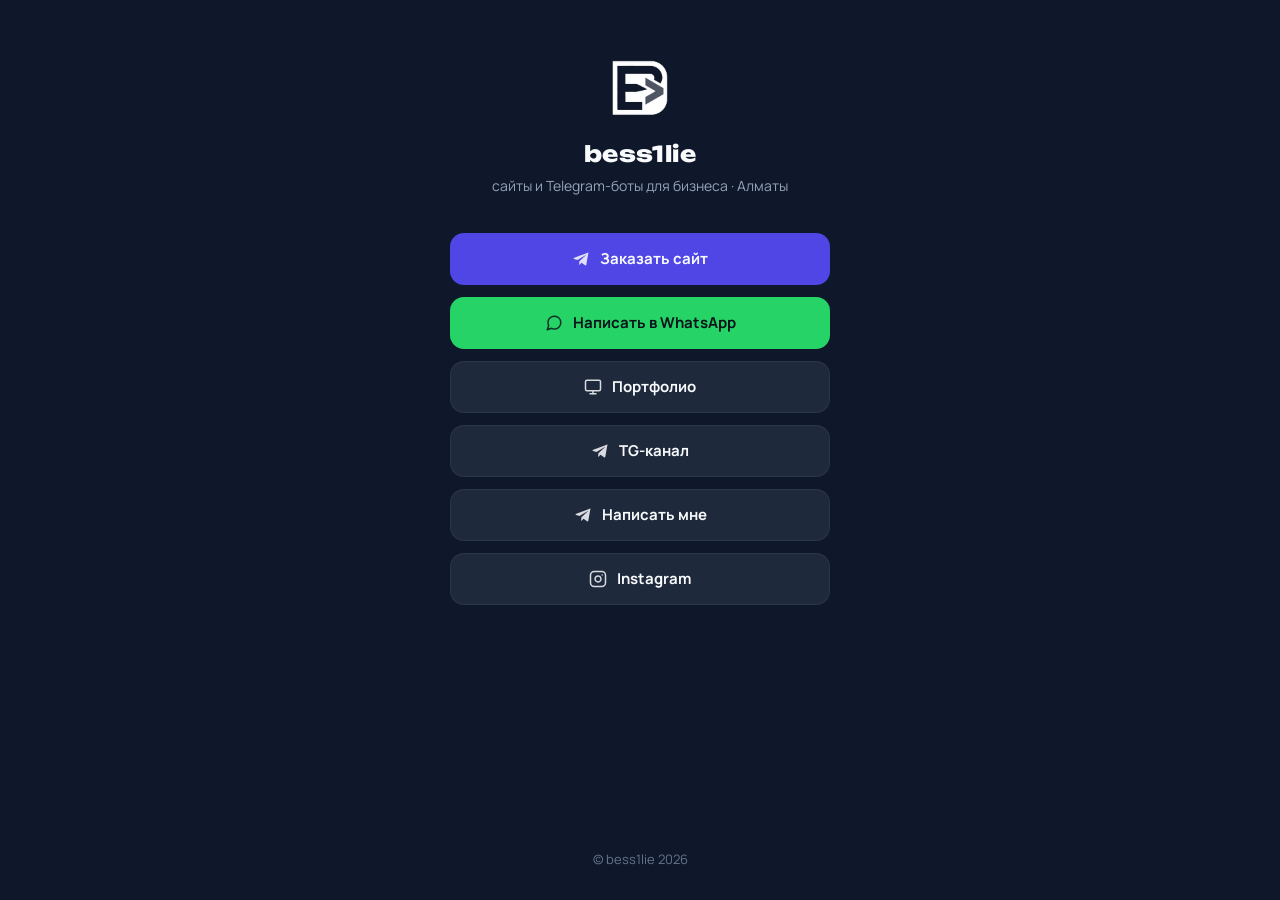
<file: links/index.html>
<!doctype html>
<html lang="ru">
<head>
<meta charset="utf-8">
<meta name="viewport" content="width=device-width, initial-scale=1">
<title>bess1lie — ссылки</title>
<meta name="description" content="Сайты и Telegram-боты для малого бизнеса в Алматы. Лендинги от 69 000 ₸.">
<meta name="theme-color" content="#0F172A">
<meta property="og:title" content="bess1lie — сайты и Telegram-боты">
<meta property="og:description" content="Сайты и Telegram-боты для малого бизнеса в Алматы. Лендинги от 69 000 ₸.">
<meta property="og:type" content="website">
<meta property="og:image" content="https://developer-portfolio-six-theta.vercel.app/assets/branding/og-1200x630.png">
<meta property="og:url" content="https://developer-portfolio-six-theta.vercel.app/links">
<style>
@font-face {
  font-family: 'Manrope';
  font-style: normal;
  font-weight: 400 800;
  font-display: swap;
  src: url('../assets/fonts/manrope-cyrillic.woff2') format('woff2');
  unicode-range: U+0301, U+0400-045F, U+0490-0491, U+04B0-04B1, U+2116;
}
@font-face {
  font-family: 'Manrope';
  font-style: normal;
  font-weight: 400 800;
  font-display: swap;
  src: url('../assets/fonts/manrope-latin.woff2') format('woff2');
  unicode-range: U+0000-00FF, U+0131, U+0152-0153, U+02BB-02BC, U+02C6, U+02DA, U+02DC, U+0304, U+0308, U+0329, U+2000-206F, U+20AC, U+2122, U+2191, U+2193, U+2212, U+2215, U+FEFF, U+FFFD;
}
@font-face {
  font-family: 'Unbounded';
  font-style: normal;
  font-weight: 700 800;
  font-display: swap;
  src: url('../assets/fonts/unbounded-cyrillic.woff2') format('woff2');
  unicode-range: U+0301, U+0400-045F, U+0490-0491, U+04B0-04B1, U+2116;
}
@font-face {
  font-family: 'Unbounded';
  font-style: normal;
  font-weight: 700 800;
  font-display: swap;
  src: url('../assets/fonts/unbounded-latin.woff2') format('woff2');
  unicode-range: U+0000-00FF, U+0131, U+0152-0153, U+02BB-02BC, U+02C6, U+02DA, U+02DC, U+0304, U+0308, U+0329, U+2000-206F, U+20AC, U+2122, U+2191, U+2193, U+2212, U+2215, U+FEFF, U+FFFD;
}
:root {
  --bg: #0F172A;
  --text: #F8FAFC;
  --muted: #94A3B8;
  --primary: #4F46E5;
  --btn-bg: #1E293B;
  --btn-hover: #273449;
}
* { margin: 0; padding: 0; box-sizing: border-box; }
html { -webkit-text-size-adjust: 100%; }
body {
  background: var(--bg);
  color: var(--text);
  font-family: 'Manrope', system-ui, -apple-system, 'Segoe UI', Roboto, sans-serif;
  min-height: 100dvh;
  display: flex;
  flex-direction: column;
  align-items: center;
  -webkit-font-smoothing: antialiased;
}
main {
  width: 100%;
  max-width: 420px;
  padding: 56px 20px 24px;
  display: flex;
  flex-direction: column;
  align-items: center;
  flex: 1;
}
.logo { width: 64px; height: 64px; display: block; margin-bottom: 20px; }
.name {
  font-family: 'Unbounded', 'Manrope', sans-serif;
  font-weight: 800;
  font-size: 22px;
  letter-spacing: 0.02em;
  text-align: center;
}
.tagline {
  margin-top: 8px;
  font-size: 14px;
  line-height: 1.55;
  color: var(--muted);
  text-align: center;
  max-width: 320px;
}
.links {
  width: 100%;
  margin-top: 36px;
  display: flex;
  flex-direction: column;
  gap: 12px;
}
.btn {
  width: 100%;
  min-height: 52px;
  display: flex;
  align-items: center;
  justify-content: center;
  gap: 10px;
  padding: 14px 20px;
  border-radius: 14px;
  background: var(--btn-bg);
  color: var(--text);
  font-family: 'Manrope', sans-serif;
  font-weight: 700;
  font-size: 15px;
  text-decoration: none;
  border: 1px solid rgba(255, 255, 255, 0.06);
  transition: transform 0.18s ease, box-shadow 0.18s ease, background 0.18s ease;
}
.btn svg { flex: none; opacity: 0.85; }
.btn:hover, .btn:focus-visible {
  transform: translateY(-2px);
  box-shadow: 0 8px 24px rgba(0, 0, 0, 0.35);
  background: var(--btn-hover);
  outline: none;
}
.btn:active { transform: translateY(0); }
.btn-primary {
  background: var(--primary);
  border-color: transparent;
}
.btn-primary:hover, .btn-primary:focus-visible { background: #5B54F0; }
.btn-wa {
  background: #25D366;
  border-color: transparent;
  color: #0B141A;
}
.btn-wa:hover, .btn-wa:focus-visible { background: #1EBE5D; color: #0B141A; }
footer {
  padding: 28px 20px 32px;
  color: #64748B;
  font-size: 13px;
  text-align: center;
}
</style>
</head>
<body>
<main>
  <img class="logo" src="../assets/branding/mark-light-96.png" width="64" height="64" alt="bess1lie">
  <h1 class="name">bess1lie</h1>
  <p class="tagline">сайты и Telegram-боты для бизнеса · Алматы</p>
  <nav class="links" aria-label="Ссылки">
    <a class="btn btn-primary" href="https://t.me/bess1liebot" target="_blank" rel="noopener">
      <svg width="18" height="18" viewBox="0 0 24 24" fill="currentColor" aria-hidden="true"><path d="M21.94 3.32 19.1 19.6c-.18 1.1-.83 1.36-1.7.85l-4.7-3.46-2.26 2.18c-.25.25-.46.46-.94.46l.34-4.76 8.67-7.84c.38-.34-.08-.53-.59-.19L7.38 13.4l-4.6-1.44c-1-.31-1.02-1 .21-1.48l17.98-6.93c.83-.31 1.56.2 1.29 1.77Z"/></svg>
      Заказать сайт
    </a>
    <a class="btn btn-wa" href="https://wa.me/77080278030" target="_blank" rel="noopener">
      <svg width="18" height="18" viewBox="0 0 24 24" fill="none" stroke="currentColor" stroke-width="2" stroke-linecap="round" stroke-linejoin="round" aria-hidden="true"><path d="M21 11.5a8.38 8.38 0 0 1-.9 3.8 8.5 8.5 0 0 1-7.6 4.7 8.38 8.38 0 0 1-3.8-.9L3 21l1.9-5.7a8.38 8.38 0 0 1-.9-3.8 8.5 8.5 0 0 1 4.7-7.6 8.38 8.38 0 0 1 3.8-.9h.5a8.48 8.48 0 0 1 8 8v.5z"/></svg>
      Написать в WhatsApp
    </a>
    <a class="btn" href="https://developer-portfolio-six-theta.vercel.app/" target="_blank" rel="noopener">
      <svg width="18" height="18" viewBox="0 0 24 24" fill="none" stroke="currentColor" stroke-width="2" stroke-linecap="round" stroke-linejoin="round" aria-hidden="true"><rect x="2" y="3" width="20" height="14" rx="2"/><line x1="8" y1="21" x2="16" y2="21"/><line x1="12" y1="17" x2="12" y2="21"/></svg>
      Портфолио
    </a>
    <a class="btn" href="https://t.me/bess1lie" target="_blank" rel="noopener">
      <svg width="18" height="18" viewBox="0 0 24 24" fill="currentColor" aria-hidden="true"><path d="M21.94 3.32 19.1 19.6c-.18 1.1-.83 1.36-1.7.85l-4.7-3.46-2.26 2.18c-.25.25-.46.46-.94.46l.34-4.76 8.67-7.84c.38-.34-.08-.53-.59-.19L7.38 13.4l-4.6-1.44c-1-.31-1.02-1 .21-1.48l17.98-6.93c.83-.31 1.56.2 1.29 1.77Z"/></svg>
      TG-канал
    </a>
    <a class="btn" href="https://t.me/bessiliehh" target="_blank" rel="noopener">
      <svg width="18" height="18" viewBox="0 0 24 24" fill="currentColor" aria-hidden="true"><path d="M21.94 3.32 19.1 19.6c-.18 1.1-.83 1.36-1.7.85l-4.7-3.46-2.26 2.18c-.25.25-.46.46-.94.46l.34-4.76 8.67-7.84c.38-.34-.08-.53-.59-.19L7.38 13.4l-4.6-1.44c-1-.31-1.02-1 .21-1.48l17.98-6.93c.83-.31 1.56.2 1.29 1.77Z"/></svg>
      Написать мне
    </a>
    <a class="btn" href="https://instagram.com/bess1lie" target="_blank" rel="noopener">
      <svg width="18" height="18" viewBox="0 0 24 24" fill="none" stroke="currentColor" stroke-width="2" stroke-linecap="round" stroke-linejoin="round" aria-hidden="true"><rect x="2" y="2" width="20" height="20" rx="5"/><path d="M16 11.37A4 4 0 1 1 12.63 8 4 4 0 0 1 16 11.37z"/><line x1="17.5" y1="6.5" x2="17.51" y2="6.5"/></svg>
      Instagram
    </a>
  </nav>
</main>
<footer>© bess1lie 2026</footer>
</body>
</html>
</file>
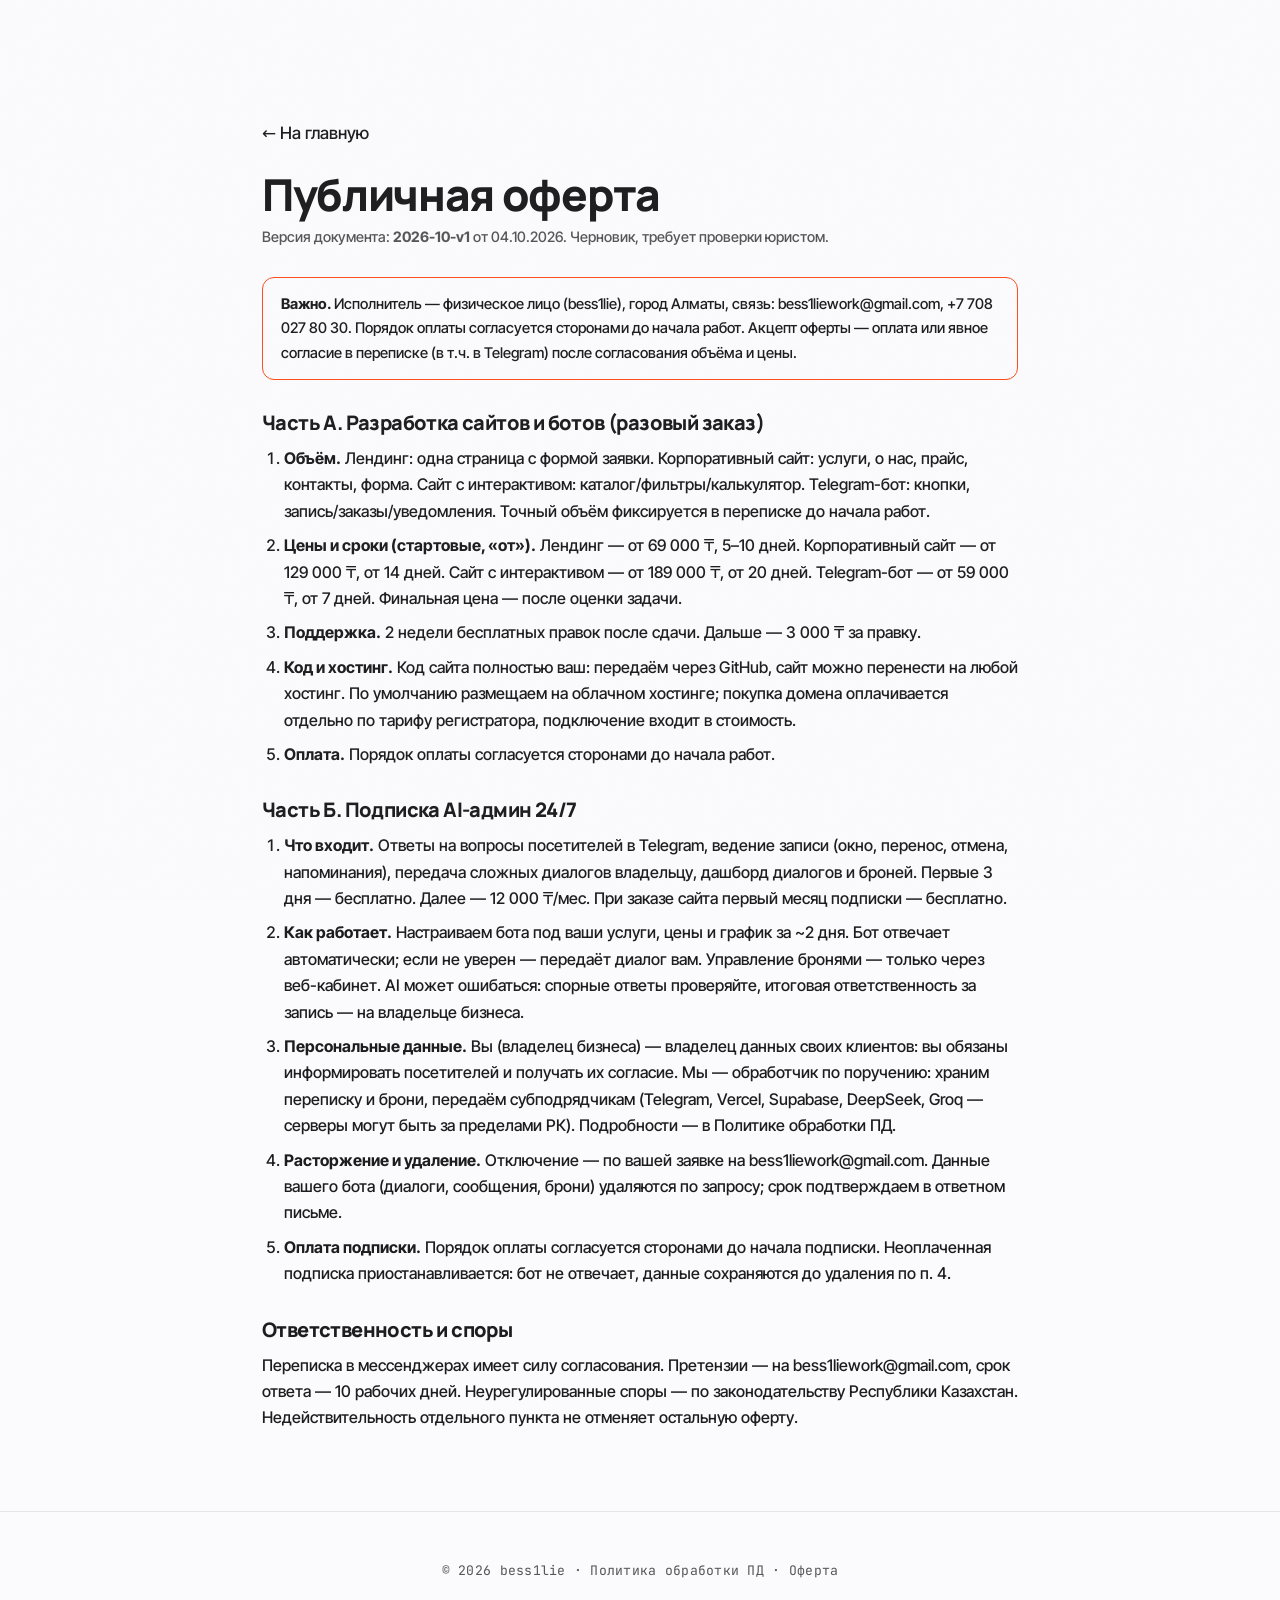
<file: offer.html>
<!DOCTYPE html>
<html lang="ru">
<head>
  <meta charset="utf-8">
  <meta name="viewport" content="width=device-width, initial-scale=1, viewport-fit=cover">
  <title>Публичная оферта — bess1lie</title>
  <meta name="description" content="Условия разработки сайтов и ботов и подписки AI-админ 24/7: объём, цены, сроки, поддержка, передача кода, расторжение.">
  <link rel="canonical" href="https://developer-portfolio-six-theta.vercel.app/offer/">
  <meta name="robots" content="index, follow">
  <link rel="shortcut icon" href="/favicon.ico">
  <link rel="stylesheet" href="/assets/css/style.css?v=87">
  <style>
    .legal { padding: 120px 0 80px; }
    .legal .wrap { max-width: 820px; }
    .legal h1 { font-size: clamp(30px, 4vw, 44px); margin: 0 0 8px; }
    .legal .docmeta { color: var(--fg-dim); font-size: .9rem; margin-bottom: 28px; }
    .legal h2 { font-size: 1.25rem; margin: 32px 0 12px; }
    .legal p, .legal li { font-size: 1rem; line-height: 1.65; }
    .legal ul, .legal ol { padding-left: 22px; }
    .legal li { margin-bottom: 8px; }
    .legal .draft { border: 1px solid var(--accent); border-radius: 12px; padding: 14px 18px; margin: 0 0 24px; font-size: .92rem; }
    .legal-back { display: inline-block; margin-bottom: 24px; }
  </style>
</head>
<body>
  <main class="legal">
    <div class="wrap">
      <a class="legal-back" href="/">← На главную</a>
      <h1>Публичная оферта</h1>
      <p class="docmeta">Версия документа: <strong>2026-10-v1</strong> от 04.10.2026. Черновик, требует проверки юристом.</p>
      <p class="draft"><strong>Важно.</strong> Исполнитель — физическое лицо (bess1lie), город Алматы, связь: bess1liework@gmail.com, +7 708 027 80 30. Порядок оплаты согласуется сторонами до начала работ. Акцепт оферты — оплата или явное согласие в переписке (в т.ч. в Telegram) после согласования объёма и цены.</p>

      <h2>Часть А. Разработка сайтов и ботов (разовый заказ)</h2>
      <ol>
        <li><strong>Объём.</strong> Лендинг: одна страница с формой заявки. Корпоративный сайт: услуги, о нас, прайс, контакты, форма. Сайт с интерактивом: каталог/фильтры/калькулятор. Telegram-бот: кнопки, запись/заказы/уведомления. Точный объём фиксируется в переписке до начала работ.</li>
        <li><strong>Цены и сроки (стартовые, «от»).</strong> Лендинг — от 69 000 ₸, 5–10 дней. Корпоративный сайт — от 129 000 ₸, от 14 дней. Сайт с интерактивом — от 189 000 ₸, от 20 дней. Telegram-бот — от 59 000 ₸, от 7 дней. Финальная цена — после оценки задачи.</li>
        <li><strong>Поддержка.</strong> 2 недели бесплатных правок после сдачи. Дальше — 3 000 ₸ за правку.</li>
        <li><strong>Код и хостинг.</strong> Код сайта полностью ваш: передаём через GitHub, сайт можно перенести на любой хостинг. По умолчанию размещаем на облачном хостинге; покупка домена оплачивается отдельно по тарифу регистратора, подключение входит в стоимость.</li>
        <li><strong>Оплата.</strong> Порядок оплаты согласуется сторонами до начала работ.</li>
      </ol>

      <h2>Часть Б. Подписка AI-админ 24/7</h2>
      <ol>
        <li><strong>Что входит.</strong> Ответы на вопросы посетителей в Telegram, ведение записи (окно, перенос, отмена, напоминания), передача сложных диалогов владельцу, дашборд диалогов и броней. Первые 3 дня — бесплатно. Далее — 12 000 ₸/мес. При заказе сайта первый месяц подписки — бесплатно.</li>
        <li><strong>Как работает.</strong> Настраиваем бота под ваши услуги, цены и график за ~2 дня. Бот отвечает автоматически; если не уверен — передаёт диалог вам. Управление бронями — только через веб-кабинет. AI может ошибаться: спорные ответы проверяйте, итоговая ответственность за запись — на владельце бизнеса.</li>
        <li><strong>Персональные данные.</strong> Вы (владелец бизнеса) — владелец данных своих клиентов: вы обязаны информировать посетителей и получать их согласие. Мы — обработчик по поручению: храним переписку и брони, передаём субподрядчикам (Telegram, Vercel, Supabase, DeepSeek, Groq — серверы могут быть за пределами РК). Подробности — в <a href="/privacy/">Политике обработки ПД</a>.</li>
        <li><strong>Расторжение и удаление.</strong> Отключение — по вашей заявке на bess1liework@gmail.com. Данные вашего бота (диалоги, сообщения, брони) удаляются по запросу; срок подтверждаем в ответном письме.</li>
        <li><strong>Оплата подписки.</strong> Порядок оплаты согласуется сторонами до начала подписки. Неоплаченная подписка приостанавливается: бот не отвечает, данные сохраняются до удаления по п. 4.</li>
      </ol>

      <h2>Ответственность и споры</h2>
      <p>Переписка в мессенджерах имеет силу согласования. Претензии — на bess1liework@gmail.com, срок ответа — 10 рабочих дней. Неурегулированные споры — по законодательству Республики Казахстан. Недействительность отдельного пункта не отменяет остальную оферту.</p>
    </div>
  </main>
  <footer class="footer">
    <div class="wrap">
      <p class="footer-meta">© 2026 bess1lie · <a href="/privacy/">Политика обработки ПД</a> · <a href="/offer/">Оферта</a></p>
    </div>
  </footer>
</body>
</html>
</file>
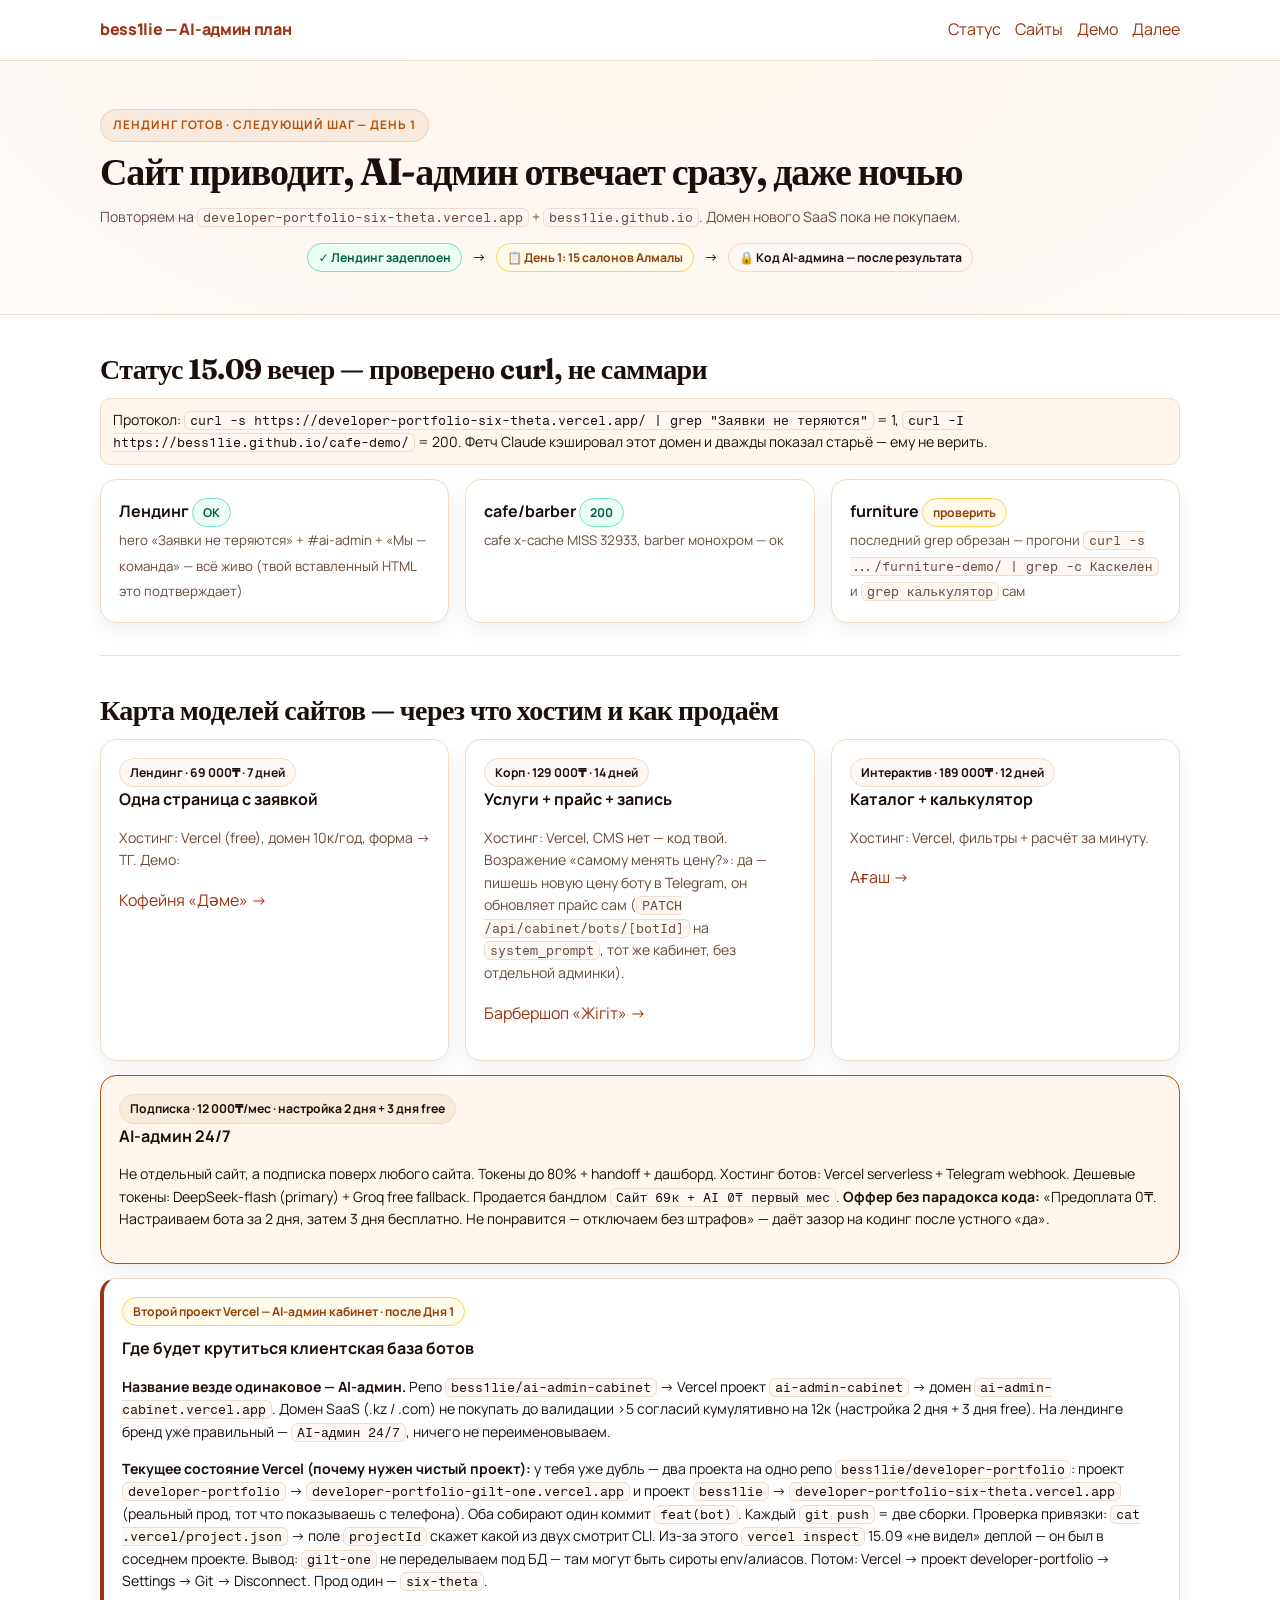
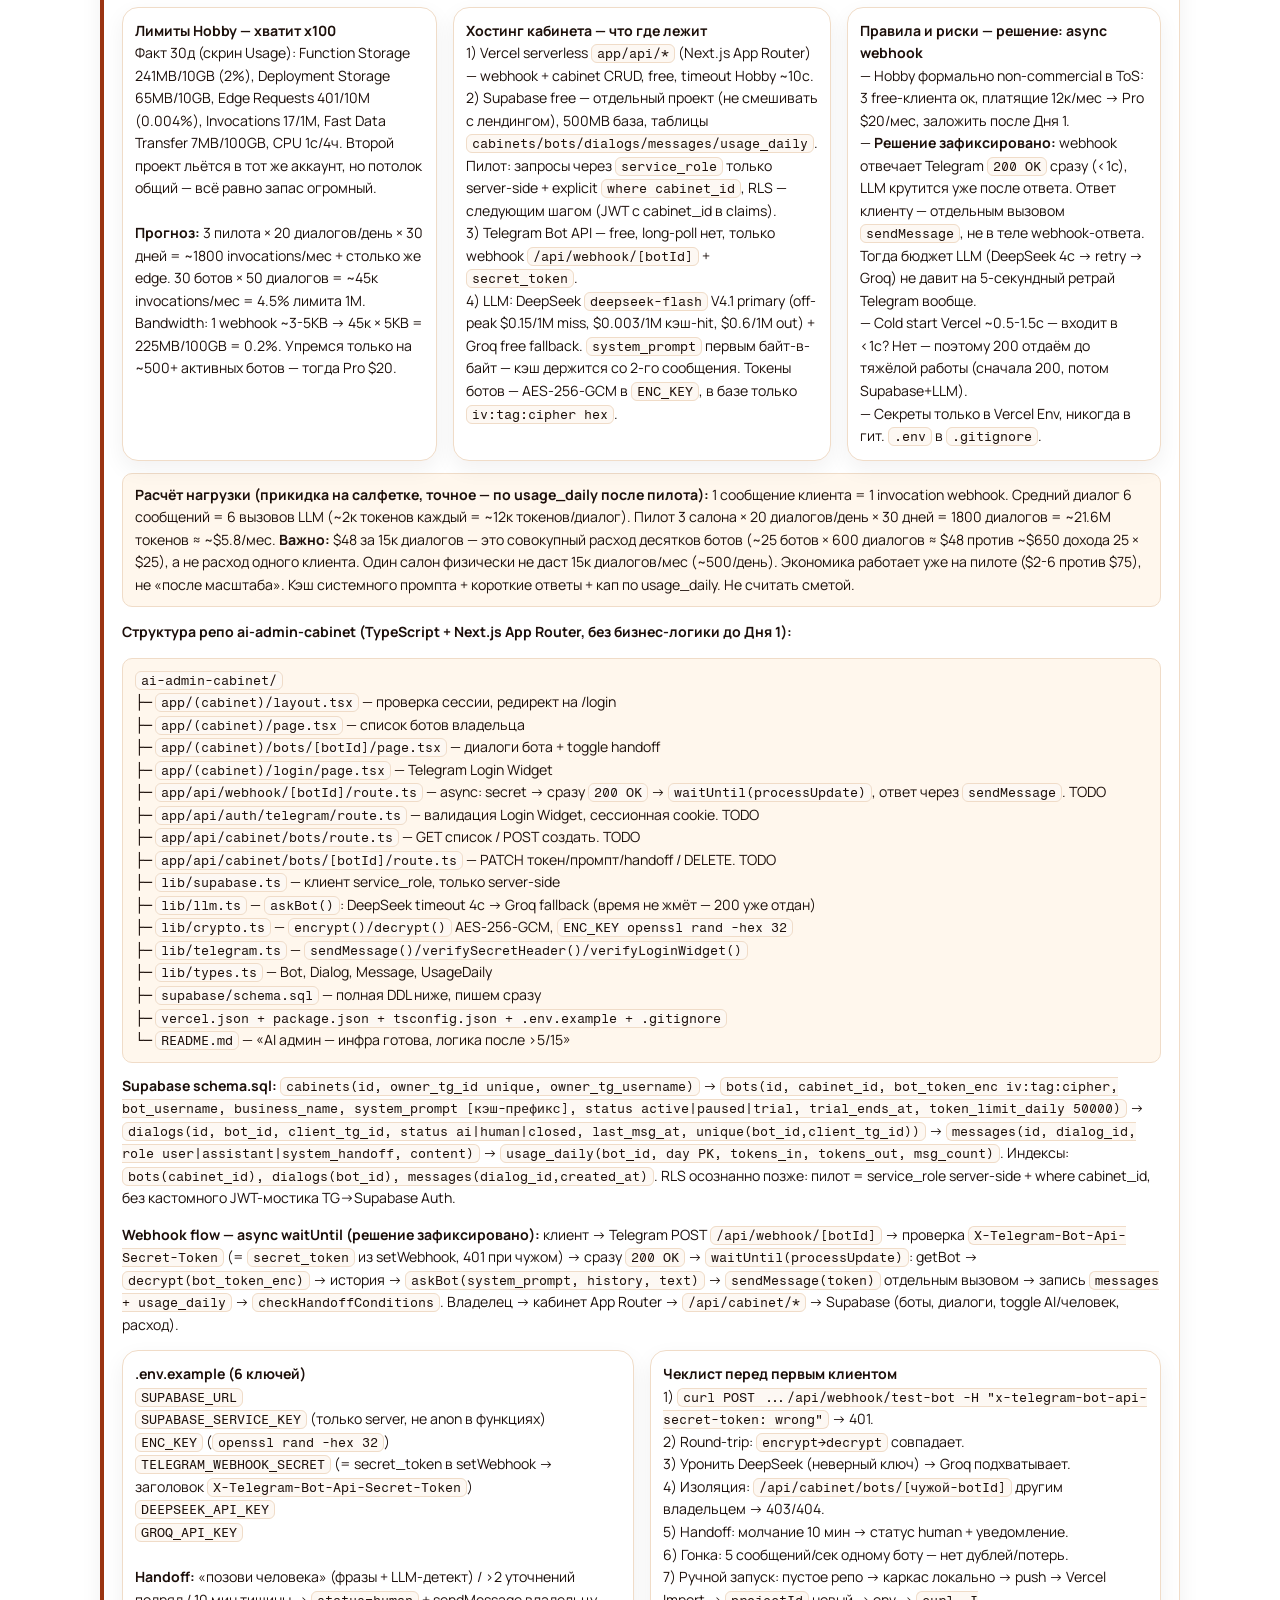
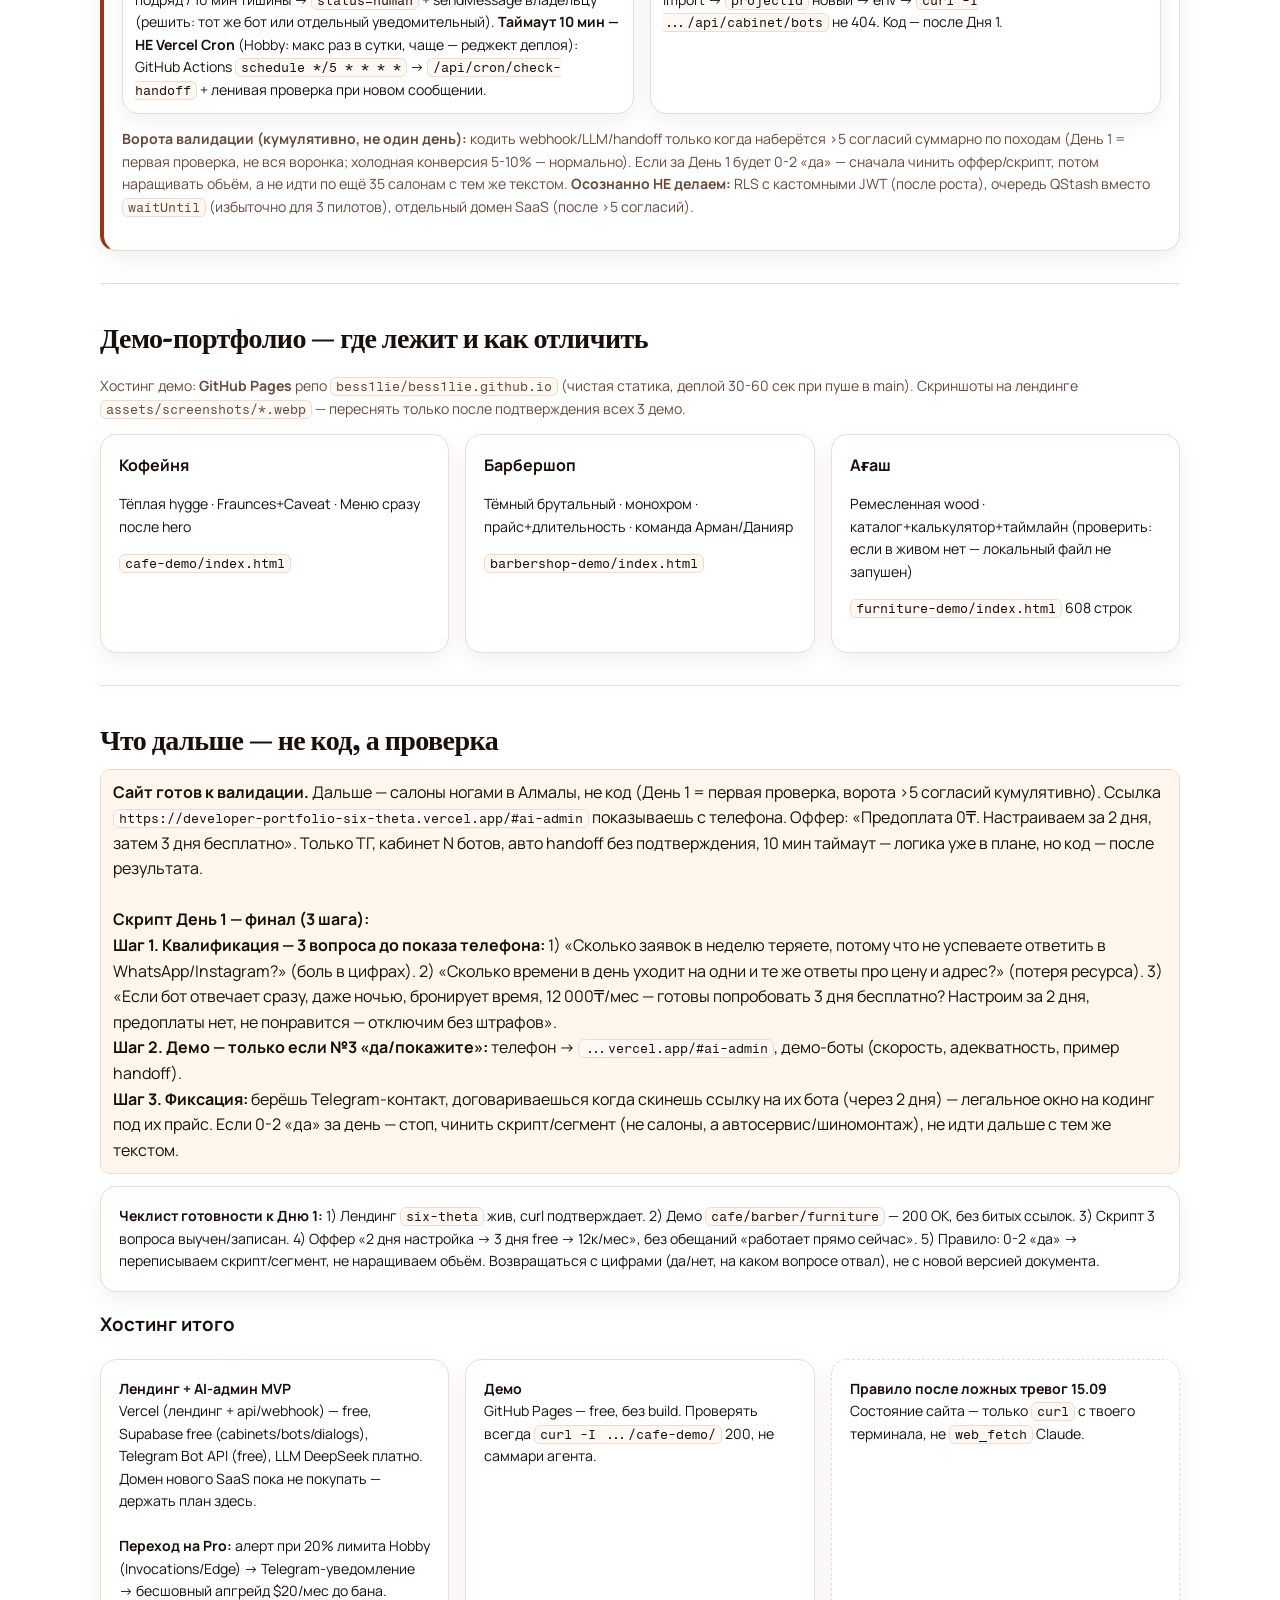
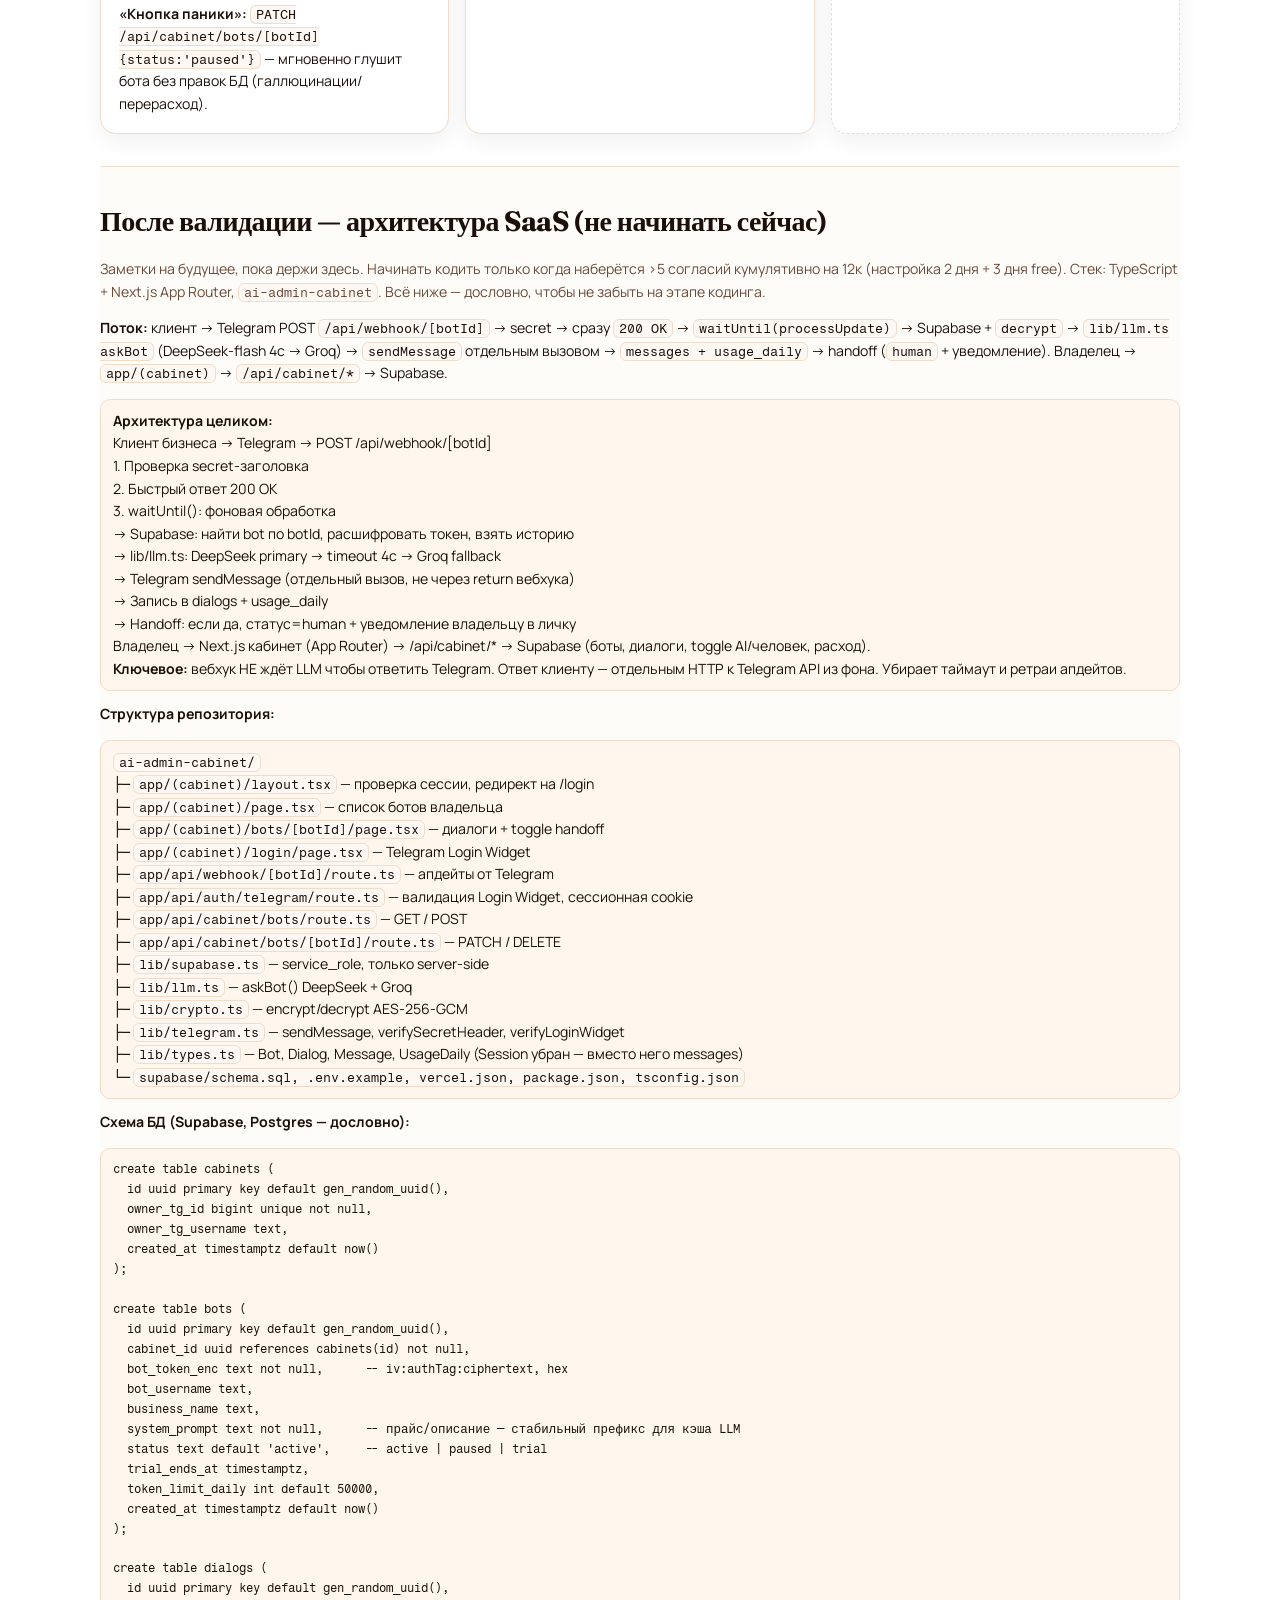
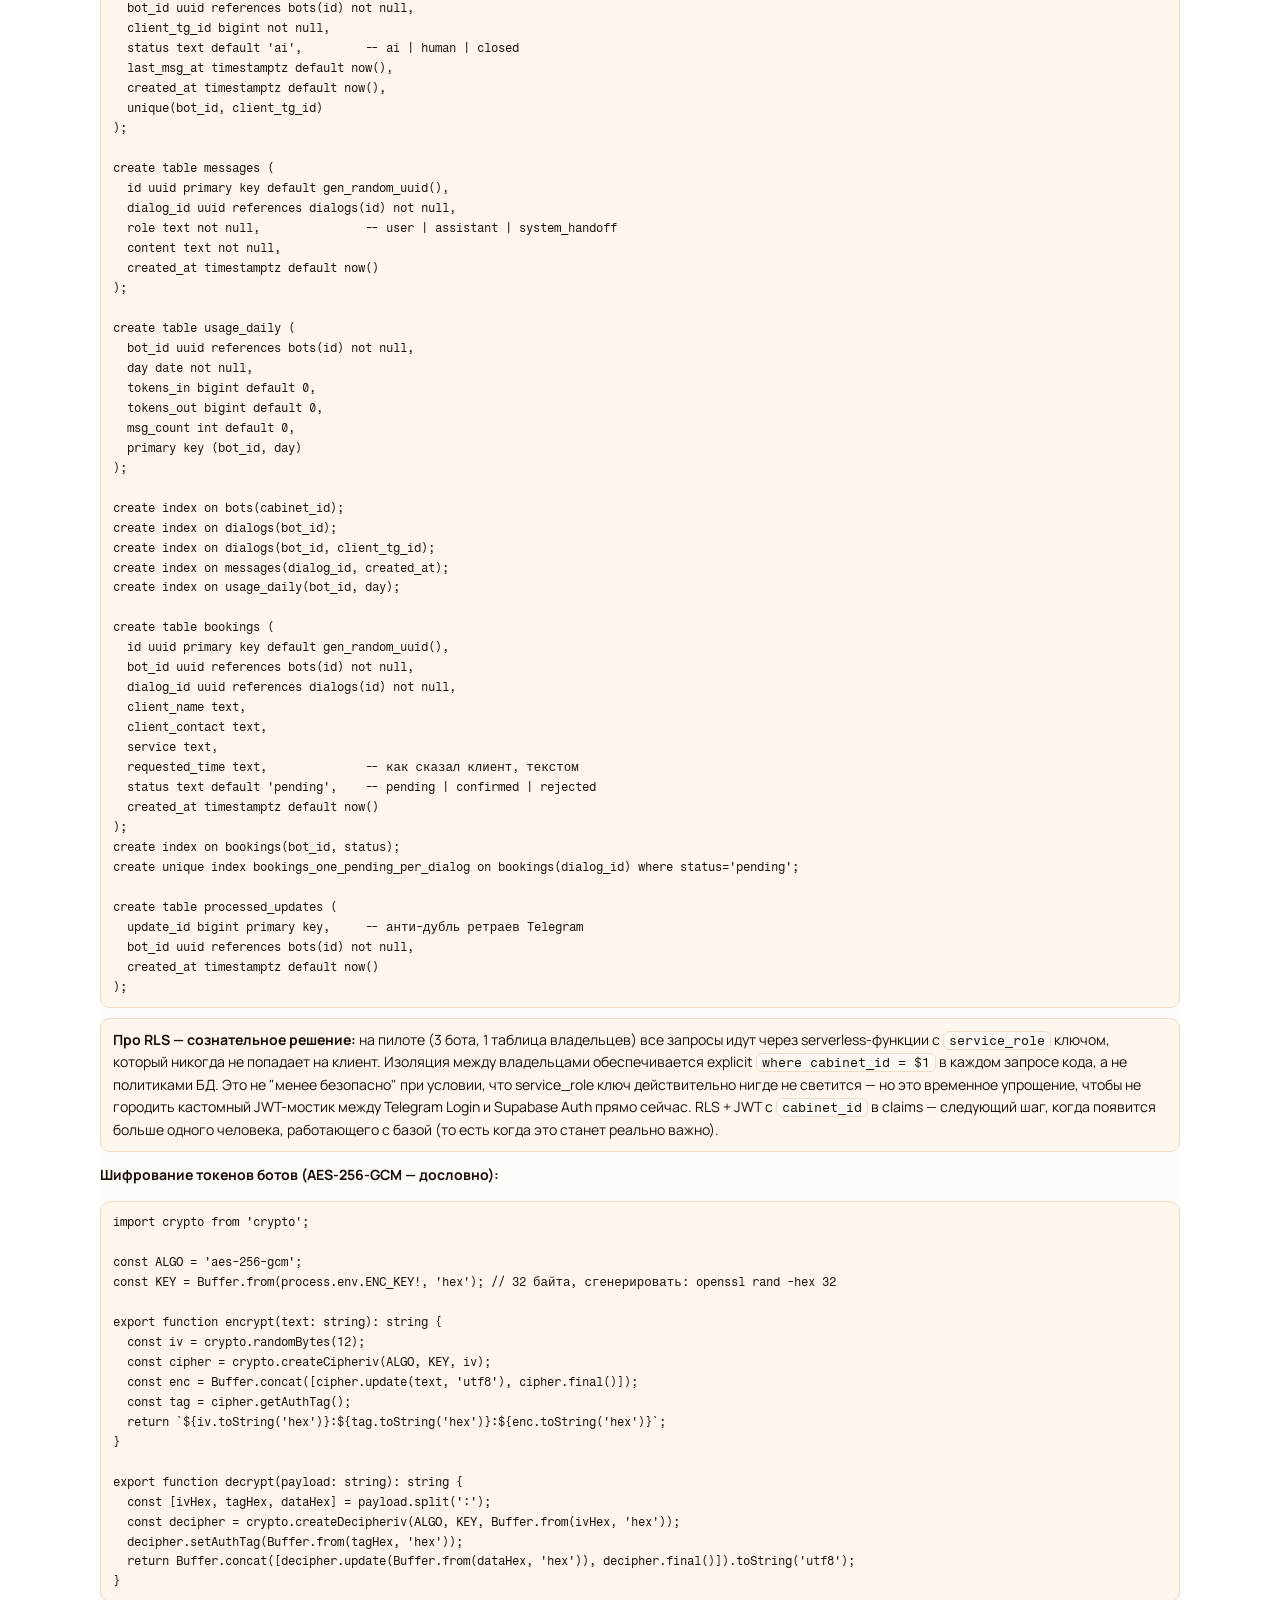
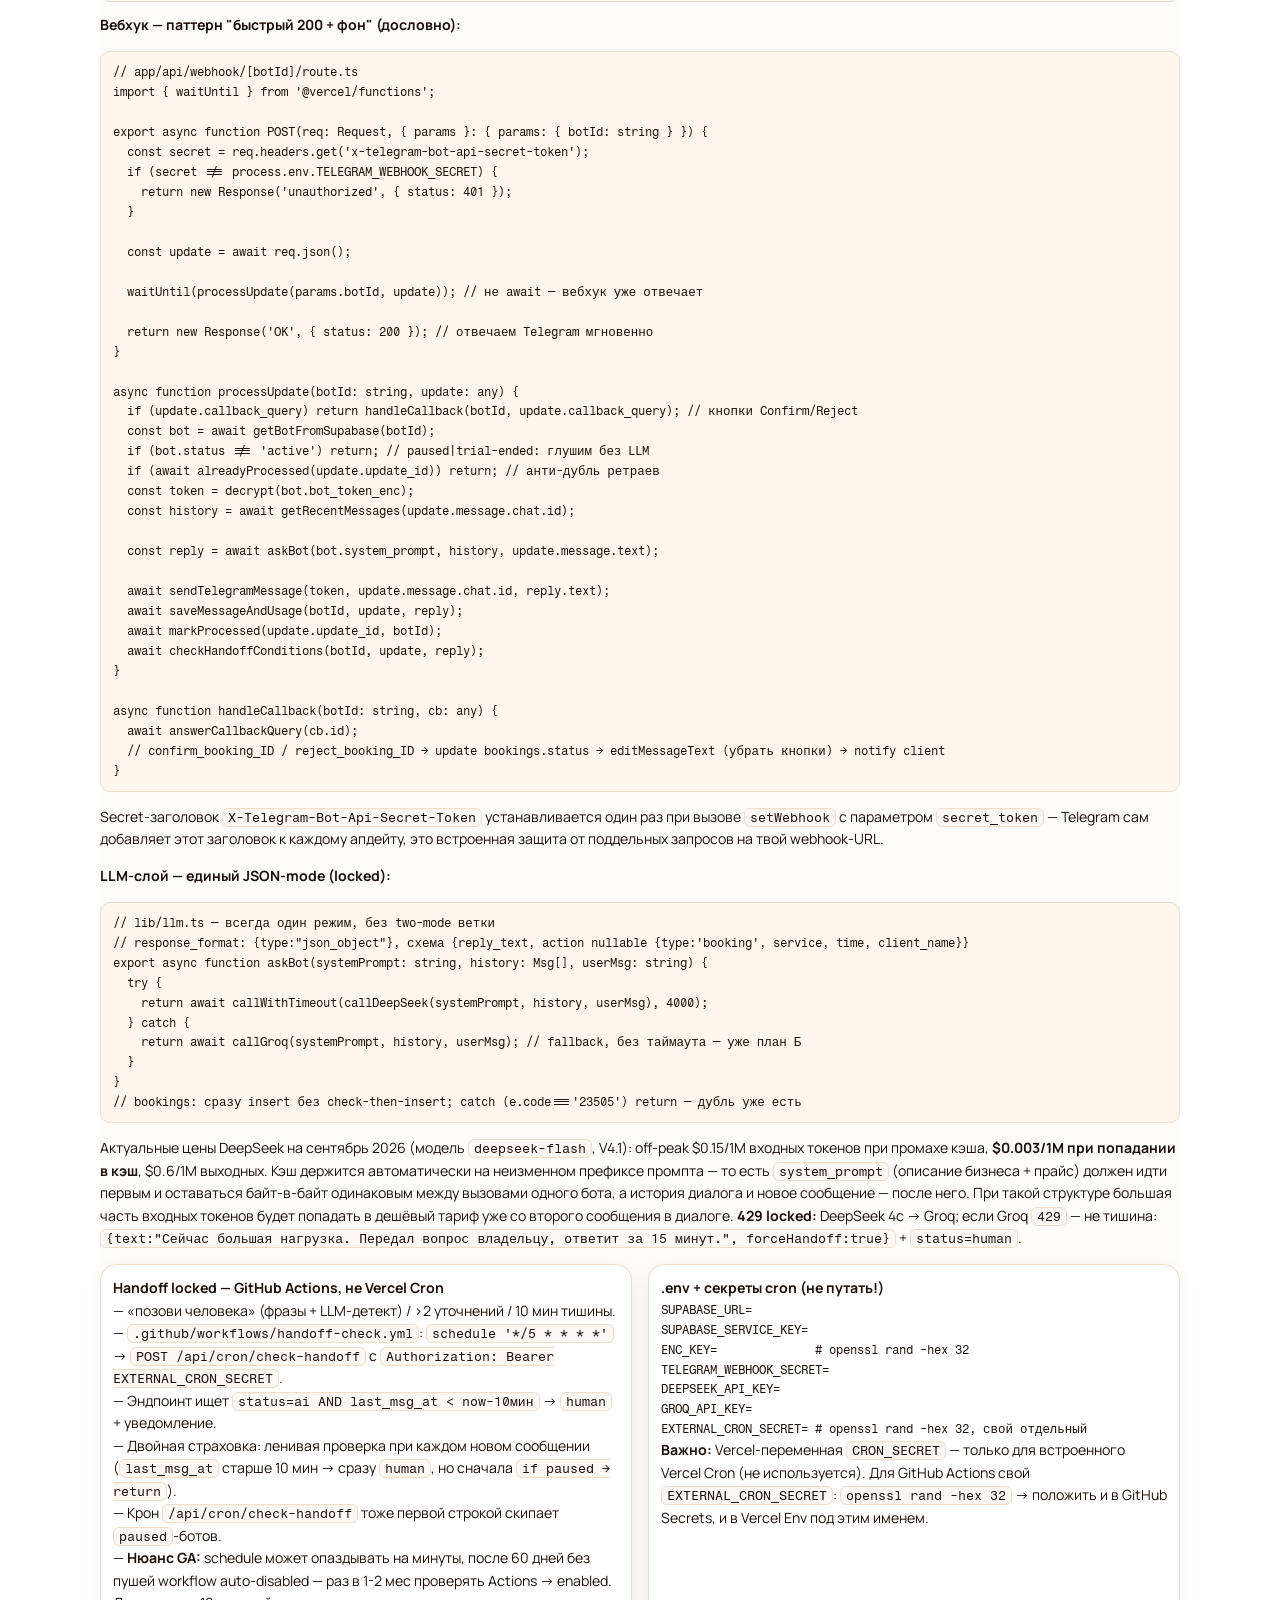
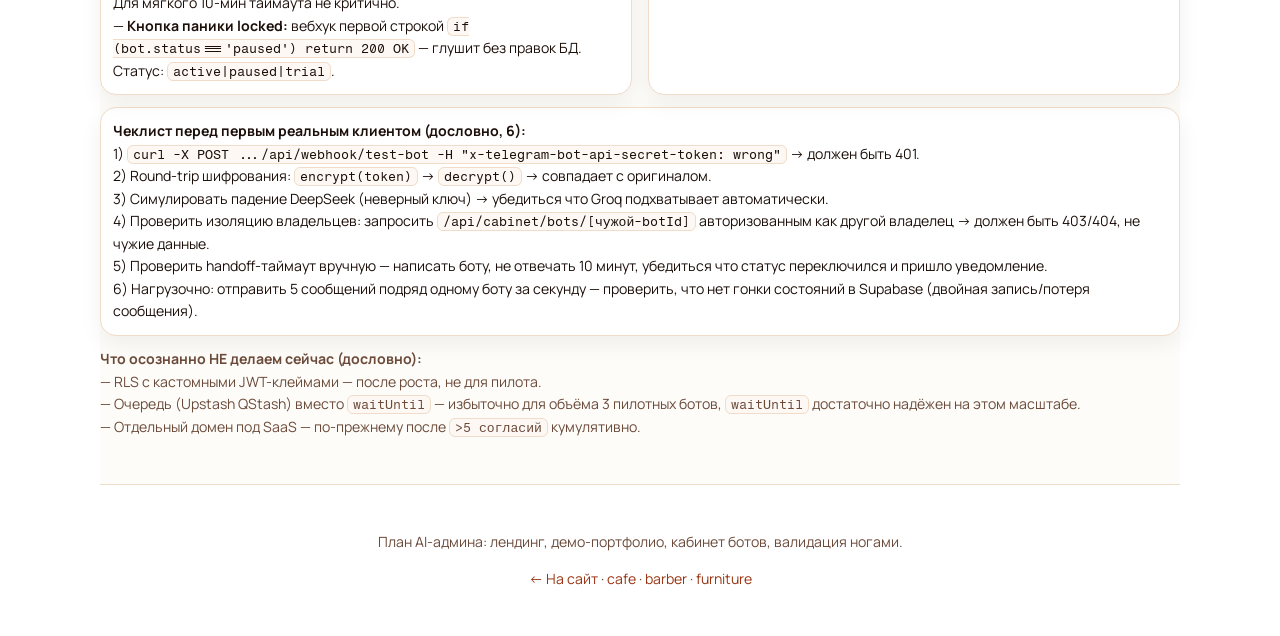
<file: plan_ai-admin.html>
<!DOCTYPE html>
<html lang="ru">
<head>
<meta charset="utf-8">
<meta name="viewport" content="width=device-width,initial-scale=1">
<title>AI-админ — план · bess1lie | карта сайтов, демо, ботов</title>
<meta name="description" content="Краткий план AI-админа: лендинг готов, следующий шаг День 1 — 15 салонов ногами. Хостинг: Vercel + GitHub Pages.">
<style>
:root{--cream:#fdf8f3;--line:#f0dcc8;--ink:#1c0f0a;--muted:#6b4a3a;--terracotta:#9a3412;--caramel:#b45309;--olive:#4a5a3a;--dark:#0a0f1e;--gold:#c8a96a;--radius:16px;--shadow:0 8px 22px rgba(28,15,10,.06)}
*{box-sizing:border-box}html{scroll-behavior:smooth}body{margin:0;font-family:Manrope,system-ui,sans-serif;background:#fff;color:var(--ink);line-height:1.6}
a{color:var(--terracotta);text-decoration:none}a:hover{text-decoration:underline}
.container{max-width:1120px;margin:0 auto;padding:0 20px}
header{position:sticky;top:0;z-index:10;background:rgba(255,255,255,.9);backdrop-filter:blur(10px);border-bottom:1px solid var(--line)}
.nav{display:flex;justify-content:space-between;align-items:center;min-height:60px;gap:16px}
.brand{font-weight:800;letter-spacing:-.02em}
.hero{background:radial-gradient(1000px 500px at 50% -10%, #fff7ed 0%, var(--cream) 60%, #fff 100%);padding:48px 0 28px;border-bottom:1px solid var(--line)}
.hero h1{font-family:Fraunces, Georgia, serif;font-size:clamp(26px,4.5vw,38px);line-height:1.05;margin:0 0 10px;letter-spacing:-.03em}
.eyebrow{display:inline-block;padding:6px 12px;border-radius:999px;background:rgba(180,83,9,.08);border:1px solid rgba(180,83,9,.15);color:var(--caramel);font-weight:700;letter-spacing:.08em;text-transform:uppercase;font-size:.74rem;margin-bottom:10px}
.badge{display:inline-block;padding:4px 10px;border-radius:999px;font-size:.76rem;font-weight:700;border:1px solid var(--line);background:var(--cream)}
.badge.ok{background:#ecfdf5;border-color:#6ee7b7;color:#065f46}.badge.warn{background:#fffbeb;border-color:#fcd34d;color:#92400e}
.section{padding:32px 0;border-bottom:1px solid var(--line)}
.section h2{font-family:Fraunces, Georgia, serif;font-size:clamp(20px,3vw,28px);margin:0 0 6px;letter-spacing:-.02em}
.small{font-size:.88rem}.muted{color:var(--muted)}
.grid3{display:grid;grid-template-columns:repeat(3,1fr);gap:16px}.grid2{display:grid;grid-template-columns:repeat(2,1fr);gap:16px}
.card{background:#fff;border:1px solid var(--line);border-radius:var(--radius);padding:18px;box-shadow:var(--shadow)}
.card h3{margin:0 0 6px;font-size:1rem}
.flow{display:flex;gap:10px;flex-wrap:wrap;align-items:center;justify-content:center;margin:14px 0}
.flow .step{background:#fff;border:1px solid var(--line);border-radius:10px;padding:10px 12px;min-width:130px;text-align:center;box-shadow:var(--shadow);font-size:.88rem}
.flow .arrow{font-weight:800;color:var(--caramel)}
code{font-family:Fragment Mono, monospace;background:#fdf8f3;border:1px solid var(--line);padding:1px 5px;border-radius:6px;font-size:.82rem}
.note{background:#fff7ed;border:1px solid #f0dcc8;border-radius:10px;padding:10px 12px}
@media(max-width:900px){.grid3,.grid2{grid-template-columns:1fr}.flow{flex-direction:column}}
</style>
<link href="https://fonts.googleapis.com/css2?family=Fraunces:opsz,wght@9..144,800&family=Manrope:wght@400;600;700&family=Fragment+Mono&display=swap" rel="stylesheet">
</head>
<body>
<header><div class="container nav"><a class="brand" href="https://developer-portfolio-six-theta.vercel.app/">bess1lie — AI-админ план</a><nav style="display:flex;gap:14px"><a href="#status">Статус</a><a href="#sites">Сайты</a><a href="#demo">Демо</a><a href="#next">Далее</a></nav></div></header>

<div class="hero">
  <div class="container">
    <span class="eyebrow">Лендинг готов · Следующий шаг — День 1</span>
    <h1>Сайт приводит, AI-админ отвечает сразу, даже ночью</h1>
    <p class="small muted">Повторяем на <code>developer-portfolio-six-theta.vercel.app</code> + <code>bess1lie.github.io</code>. Домен нового SaaS пока не покупаем.</p>
    <div class="flow small"><span class="badge ok">✓ Лендинг задеплоен</span><span>→</span><span class="badge warn">📋 День 1: 15 салонов Алмалы</span><span>→</span><span class="badge">🔒 Код AI-админа — после результата</span></div>
  </div>
</div>

<div class="container">

<section class="section" id="status">
  <h2>Статус 15.09 вечер — проверено curl, не саммари</h2>
  <div class="note small">Протокол: <code>curl -s https://developer-portfolio-six-theta.vercel.app/ | grep "Заявки не теряются"</code> = 1, <code>curl -I https://bess1lie.github.io/cafe-demo/</code> = 200. Фетч Claude кэшировал этот домен и дважды показал старьё — ему не верить.</div>
  <div class="grid3" style="margin-top:14px">
    <div class="card"><b>Лендинг</b> <span class="badge ok">OK</span><br><small class="muted">hero «Заявки не теряются» + #ai-admin + «Мы — команда» — всё живо (твой вставленный HTML это подтверждает)</small></div>
    <div class="card"><b>cafe/barber</b> <span class="badge ok">200</span><br><small class="muted">cafe x-cache MISS 32933, barber монохром — ок</small></div>
    <div class="card"><b>furniture</b> <span class="badge warn">проверить</span><br><small class="muted">последний grep обрезан — прогони <code>curl -s .../furniture-demo/ | grep -c Каскелен</code> и <code>grep калькулятор</code> сам</small></div>
  </div>
</section>

<section class="section" id="sites">
  <h2>Карта моделей сайтов — через что хостим и как продаём</h2>
  <div class="grid3">
    <div class="card"><span class="badge">Лендинг · 69 000₸ · 7 дней</span><h3>Одна страница с заявкой</h3><p class="small muted">Хостинг: Vercel (free), домен 10к/год, форма → ТГ. Демо:</p><p><a href="https://bess1lie.github.io/cafe-demo/" target="_blank">Кофейня «Дәме» →</a></p></div>
    <div class="card"><span class="badge">Корп · 129 000₸ · 14 дней</span><h3>Услуги + прайс + запись</h3><p class="small muted">Хостинг: Vercel, CMS нет — код твой. Возражение «самому менять цену?»: да — пишешь новую цену боту в Telegram, он обновляет прайс сам (<code>PATCH /api/cabinet/bots/[botId]</code> на <code>system_prompt</code>, тот же кабинет, без отдельной админки).</p><p><a href="https://bess1lie.github.io/barbershop-demo/" target="_blank">Барбершоп «Жігіт» →</a></p></div>
    <div class="card"><span class="badge">Интерактив · 189 000₸ · 12 дней</span><h3>Каталог + калькулятор</h3><p class="small muted">Хостинг: Vercel, фильтры + расчёт за минуту.</p><p><a href="https://bess1lie.github.io/furniture-demo/" target="_blank">Ағаш →</a></p></div>
  </div>
  <div class="card" style="margin-top:14px;border-color:var(--caramel);background:#fff7ed"><span class="badge" style="background:rgba(200,169,106,.15)">Подписка · 12 000₸/мес · настройка 2 дня + 3 дня free</span><h3>AI-админ 24/7</h3><p class="small">Не отдельный сайт, а подписка поверх любого сайта. Токены до 80% + handoff + дашборд. Хостинг ботов: Vercel serverless + Telegram webhook. Дешевые токены: DeepSeek-flash (primary) + Groq free fallback. Продается бандлом <code>Сайт 69к + AI 0₸ первый мес</code>. <b>Оффер без парадокса кода:</b> «Предоплата 0₸. Настраиваем бота за 2 дня, затем 3 дня бесплатно. Не понравится — отключаем без штрафов» — даёт зазор на кодинг после устного «да».</p></div>

  <div class="card" style="margin-top:14px;border-left:4px solid var(--terracotta);background:#fff">
    <span class="badge warn">Второй проект Vercel — AI-админ кабинет · после Дня 1</span>
    <h3 style="margin-top:10px">Где будет крутиться клиентская база ботов</h3>
    <p class="small"><b>Название везде одинаковое — AI-админ.</b> Репо <code>bess1lie/ai-admin-cabinet</code> → Vercel проект <code>ai-admin-cabinet</code> → домен <code>ai-admin-cabinet.vercel.app</code>. Домен SaaS (.kz / .com) не покупать до валидации &gt;5 согласий кумулятивно на 12к (настройка 2 дня + 3 дня free). На лендинге бренд уже правильный — <code>AI-админ 24/7</code>, ничего не переименовываем.</p>
    <p class="small"><b>Текущее состояние Vercel (почему нужен чистый проект):</b> у тебя уже дубль — два проекта на одно репо <code>bess1lie/developer-portfolio</code>: проект <code>developer-portfolio</code> → <code>developer-portfolio-gilt-one.vercel.app</code> и проект <code>bess1lie</code> → <code>developer-portfolio-six-theta.vercel.app</code> (реальный прод, тот что показываешь с телефона). Оба собирают один коммит <code>feat(bot)</code>. Каждый <code>git push</code> = две сборки. Проверка привязки: <code>cat .vercel/project.json</code> → поле <code>projectId</code> скажет какой из двух смотрит CLI. Из-за этого <code>vercel inspect</code> 15.09 «не видел» деплой — он был в соседнем проекте. Вывод: <code>gilt-one</code> не переделываем под БД — там могут быть сироты env/алиасов. Потом: Vercel → проект developer-portfolio → Settings → Git → Disconnect. Прод один — <code>six-theta</code>.</p>
    <div class="grid3 small" style="margin:12px 0">
      <div class="card" style="padding:12px"><b>Лимиты Hobby — хватит x100</b><br>Факт 30д (скрин Usage): Function Storage 241MB/10GB (2%), Deployment Storage 65MB/10GB, Edge Requests 401/10M (0.004%), Invocations 17/1M, Fast Data Transfer 7MB/100GB, CPU 1с/4ч. Второй проект льётся в тот же аккаунт, но потолок общий — всё равно запас огромный.<br><br><b>Прогноз:</b> 3 пилота × 20 диалогов/день × 30 дней = ~1800 invocations/мес + столько же edge. 30 ботов × 50 диалогов = ~45к invocations/мес = 4.5% лимита 1M. Bandwidth: 1 webhook ~3-5KB → 45к × 5KB = 225MB/100GB = 0.2%. Упремся только на ~500+ активных ботов — тогда Pro $20.</div>
      <div class="card" style="padding:12px"><b>Хостинг кабинета — что где лежит</b><br>1) Vercel serverless <code>app/api/*</code> (Next.js App Router) — webhook + cabinet CRUD, free, timeout Hobby ~10с.<br>2) Supabase free — отдельный проект (не смешивать с лендингом), 500MB база, таблицы <code>cabinets/bots/dialogs/messages/usage_daily</code>. Пилот: запросы через <code>service_role</code> только server-side + explicit <code>where cabinet_id</code>, RLS — следующим шагом (JWT с cabinet_id в claims).<br>3) Telegram Bot API — free, long-poll нет, только webhook <code>/api/webhook/[botId]</code> + <code>secret_token</code>.<br>4) LLM: DeepSeek <code>deepseek-flash</code> V4.1 primary (off-peak $0.15/1M miss, $0.003/1M кэш-hit, $0.6/1M out) + Groq free fallback. <code>system_prompt</code> первым байт-в-байт — кэш держится со 2-го сообщения. Токены ботов — AES-256-GCM в <code>ENC_KEY</code>, в базе только <code>iv:tag:cipher hex</code>.</div>
      <div class="card" style="padding:12px"><b>Правила и риски — решение: async webhook</b><br>— Hobby формально non-commercial в ToS: 3 free-клиента ок, платящие 12к/мес → Pro $20/мес, заложить после Дня 1.<br>— <b>Решение зафиксировано:</b> webhook отвечает Telegram <code>200 OK</code> сразу (&lt;1с), LLM крутится уже после ответа. Ответ клиенту — отдельным вызовом <code>sendMessage</code>, не в теле webhook-ответа. Тогда бюджет LLM (DeepSeek 4с → retry → Groq) не давит на 5-секундный ретрай Telegram вообще.<br>— Cold start Vercel ~0.5-1.5с — входит в &lt;1с? Нет — поэтому 200 отдаём до тяжёлой работы (сначала 200, потом Supabase+LLM).<br>— Секреты только в Vercel Env, никогда в гит. <code>.env</code> в <code>.gitignore</code>.</div>
    </div>
    <div class="note small" style="margin:12px 0"><b>Расчёт нагрузки (прикидка на салфетке, точное — по usage_daily после пилота):</b> 1 сообщение клиента = 1 invocation webhook. Средний диалог 6 сообщений = 6 вызовов LLM (~2к токенов каждый = ~12к токенов/диалог). Пилот 3 салона × 20 диалогов/день × 30 дней = 1800 диалогов = ~21.6M токенов ≈ ~$5.8/мес. <b>Важно:</b> $48 за 15к диалогов — это совокупный расход десятков ботов (~25 ботов × 600 диалогов ≈ $48 против ~$650 дохода 25 × $25), а не расход одного клиента. Один салон физически не даст 15к диалогов/мес (~500/день). Экономика работает уже на пилоте ($2-6 против $75), не «после масштаба». Кэш системного промпта + короткие ответы + кап по usage_daily. Не считать сметой.</div>
    <p class="small"><b>Структура репо ai-admin-cabinet (TypeScript + Next.js App Router, без бизнес-логики до Дня 1):</b></p>
    <div class="note small"><code>ai-admin-cabinet/</code><br>├─ <code>app/(cabinet)/layout.tsx</code> — проверка сессии, редирект на /login<br>├─ <code>app/(cabinet)/page.tsx</code> — список ботов владельца<br>├─ <code>app/(cabinet)/bots/[botId]/page.tsx</code> — диалоги бота + toggle handoff<br>├─ <code>app/(cabinet)/login/page.tsx</code> — Telegram Login Widget<br>├─ <code>app/api/webhook/[botId]/route.ts</code> — async: secret → сразу <code>200 OK</code> → <code>waitUntil(processUpdate)</code>, ответ через <code>sendMessage</code>. TODO<br>├─ <code>app/api/auth/telegram/route.ts</code> — валидация Login Widget, сессионная cookie. TODO<br>├─ <code>app/api/cabinet/bots/route.ts</code> — GET список / POST создать. TODO<br>├─ <code>app/api/cabinet/bots/[botId]/route.ts</code> — PATCH токен/промпт/handoff / DELETE. TODO<br>├─ <code>lib/supabase.ts</code> — клиент service_role, только server-side<br>├─ <code>lib/llm.ts</code> — <code>askBot()</code>: DeepSeek timeout 4с → Groq fallback (время не жмёт — 200 уже отдан)<br>├─ <code>lib/crypto.ts</code> — <code>encrypt()/decrypt()</code> AES-256-GCM, <code>ENC_KEY openssl rand -hex 32</code><br>├─ <code>lib/telegram.ts</code> — <code>sendMessage()/verifySecretHeader()/verifyLoginWidget()</code><br>├─ <code>lib/types.ts</code> — Bot, Dialog, Message, UsageDaily<br>├─ <code>supabase/schema.sql</code> — полная DDL ниже, пишем сразу<br>├─ <code>vercel.json + package.json + tsconfig.json + .env.example + .gitignore</code><br>└─ <code>README.md</code> — «AI админ — инфра готова, логика после &gt;5/15»</div>
    <p class="small" style="margin-top:12px"><b>Supabase schema.sql:</b> <code>cabinets(id, owner_tg_id unique, owner_tg_username)</code> → <code>bots(id, cabinet_id, bot_token_enc iv:tag:cipher, bot_username, business_name, system_prompt [кэш-префикс], status active|paused|trial, trial_ends_at, token_limit_daily 50000)</code> → <code>dialogs(id, bot_id, client_tg_id, status ai|human|closed, last_msg_at, unique(bot_id,client_tg_id))</code> → <code>messages(id, dialog_id, role user|assistant|system_handoff, content)</code> → <code>usage_daily(bot_id, day PK, tokens_in, tokens_out, msg_count)</code>. Индексы: <code>bots(cabinet_id), dialogs(bot_id), messages(dialog_id,created_at)</code>. RLS осознанно позже: пилот = service_role server-side + where cabinet_id, без кастомного JWT-мостика TG→Supabase Auth.</p>
    <p class="small"><b>Webhook flow — async waitUntil (решение зафиксировано):</b> клиент → Telegram POST <code>/api/webhook/[botId]</code> → проверка <code>X-Telegram-Bot-Api-Secret-Token</code> (= <code>secret_token</code> из setWebhook, 401 при чужом) → сразу <code>200 OK</code> → <code>waitUntil(processUpdate)</code>: getBot → <code>decrypt(bot_token_enc)</code> → история → <code>askBot(system_prompt, history, text)</code> → <code>sendMessage(token)</code> отдельным вызовом → запись <code>messages + usage_daily</code> → <code>checkHandoffConditions</code>. Владелец → кабинет App Router → <code>/api/cabinet/*</code> → Supabase (боты, диалоги, toggle AI/человек, расход).</p>
    <div class="grid2 small" style="margin:12px 0">
      <div class="card" style="padding:12px"><b>.env.example (6 ключей)</b><br><code>SUPABASE_URL</code><br><code>SUPABASE_SERVICE_KEY</code> (только server, не anon в функциях)<br><code>ENC_KEY</code> (<code>openssl rand -hex 32</code>)<br><code>TELEGRAM_WEBHOOK_SECRET</code> (= secret_token в setWebhook → заголовок <code>X-Telegram-Bot-Api-Secret-Token</code>)<br><code>DEEPSEEK_API_KEY</code><br><code>GROQ_API_KEY</code><br><br><b>Handoff:</b> «позови человека» (фразы + LLM-детект) / &gt;2 уточнений подряд / 10 мин тишины → <code>status=human</code> + sendMessage владельцу (решить: тот же бот или отдельный уведомительный). <b>Таймаут 10 мин — НЕ Vercel Cron</b> (Hobby: макс раз в сутки, чаще — реджект деплоя): GitHub Actions <code>schedule */5 * * * *</code> → <code>/api/cron/check-handoff</code> + ленивая проверка при новом сообщении.</div>
      <div class="card" style="padding:12px"><b>Чеклист перед первым клиентом</b><br>1) <code>curl POST .../api/webhook/test-bot -H "x-telegram-bot-api-secret-token: wrong"</code> → 401.<br>2) Round-trip: <code>encrypt→decrypt</code> совпадает.<br>3) Уронить DeepSeek (неверный ключ) → Groq подхватывает.<br>4) Изоляция: <code>/api/cabinet/bots/[чужой-botId]</code> другим владельцем → 403/404.<br>5) Handoff: молчание 10 мин → статус human + уведомление.<br>6) Гонка: 5 сообщений/сек одному боту — нет дублей/потерь.<br>7) Ручной запуск: пустое репо → каркас локально → push → Vercel Import → <code>projectId</code> новый → env → <code>curl -I .../api/cabinet/bots</code> не 404. Код — после Дня 1.</div>
    </div>
    <p class="small muted"><b>Ворота валидации (кумулятивно, не один день):</b> кодить webhook/LLM/handoff только когда наберётся &gt;5 согласий суммарно по походам (День 1 = первая проверка, не вся воронка; холодная конверсия 5-10% — нормально). Если за День 1 будет 0-2 «да» — сначала чинить оффер/скрипт, потом наращивать объём, а не идти по ещё 35 салонам с тем же текстом. <b>Осознанно НЕ делаем:</b> RLS с кастомными JWT (после роста), очередь QStash вместо <code>waitUntil</code> (избыточно для 3 пилотов), отдельный домен SaaS (после &gt;5 согласий).</p>
  </div>
</section>

<section class="section" id="demo">
  <h2>Демо-портфолио — где лежит и как отличить</h2>
  <p class="small muted">Хостинг демо: <b>GitHub Pages</b> репо <code>bess1lie/bess1lie.github.io</code> (чистая статика, деплой 30-60 сек при пуше в main). Скриншоты на лендинге <code>assets/screenshots/*.webp</code> — переснять только после подтверждения всех 3 демо.</p>
  <div class="grid3">
    <div class="card"><h3>Кофейня</h3><p class="small">Тёплая hygge · Fraunces+Caveat · Меню сразу после hero</p><p class="small"><code>cafe-demo/index.html</code></p></div>
    <div class="card"><h3>Барбершоп</h3><p class="small">Тёмный брутальный · монохром · прайс+длительность · команда Арман/Данияр</p><p class="small"><code>barbershop-demo/index.html</code></p></div>
    <div class="card"><h3>Ағаш</h3><p class="small">Ремесленная wood · каталог+калькулятор+таймлайн (проверить: если в живом нет — локальный файл не запушен)</p><p class="small"><code>furniture-demo/index.html</code> 608 строк</p></div>
  </div>
</section>

<section class="section" id="next">
  <h2>Что дальше — не код, а проверка</h2>
  <div class="note"><b>Сайт готов к валидации.</b> Дальше — салоны ногами в Алмалы, не код (День 1 = первая проверка, ворота &gt;5 согласий кумулятивно). Ссылка <code>https://developer-portfolio-six-theta.vercel.app/#ai-admin</code> показываешь с телефона. Оффер: «Предоплата 0₸. Настраиваем за 2 дня, затем 3 дня бесплатно». Только ТГ, кабинет N ботов, авто handoff без подтверждения, 10 мин таймаут — логика уже в плане, но код — после результата.<br><br><b>Скрипт День 1 — финал (3 шага):</b><br><b>Шаг 1. Квалификация — 3 вопроса до показа телефона:</b> 1) «Сколько заявок в неделю теряете, потому что не успеваете ответить в WhatsApp/Instagram?» (боль в цифрах). 2) «Сколько времени в день уходит на одни и те же ответы про цену и адрес?» (потеря ресурса). 3) «Если бот отвечает сразу, даже ночью, бронирует время, 12 000₸/мес — готовы попробовать 3 дня бесплатно? Настроим за 2 дня, предоплаты нет, не понравится — отключим без штрафов».<br><b>Шаг 2. Демо — только если №3 «да/покажите»:</b> телефон → <code>...vercel.app/#ai-admin</code>, демо-боты (скорость, адекватность, пример handoff).<br><b>Шаг 3. Фиксация:</b> берёшь Telegram-контакт, договариваешься когда скинешь ссылку на их бота (через 2 дня) — легальное окно на кодинг под их прайс. Если 0-2 «да» за день — стоп, чинить скрипт/сегмент (не салоны, а автосервис/шиномонтаж), не идти дальше с тем же текстом.</div>
  <div class="card small" style="margin-top:12px"><b>Чеклист готовности к Дню 1:</b> 1) Лендинг <code>six-theta</code> жив, curl подтверждает. 2) Демо <code>cafe/barber/furniture</code> — 200 OK, без битых ссылок. 3) Скрипт 3 вопроса выучен/записан. 4) Оффер «2 дня настройка → 3 дня free → 12к/мес», без обещаний «работает прямо сейчас». 5) Правило: 0-2 «да» → переписываем скрипт/сегмент, не наращиваем объём. Возвращаться с цифрами (да/нет, на каком вопросе отвал), не с новой версией документа.</div>
  <h3 style="margin-top:18px">Хостинг итого</h3>
  <div class="grid3 small">
    <div class="card"><b>Лендинг + AI-админ MVP</b><br>Vercel (лендинг + api/webhook) — free, Supabase free (cabinets/bots/dialogs), Telegram Bot API (free), LLM DeepSeek платно. Домен нового SaaS пока не покупать — держать план здесь.<br><br><b>Переход на Pro:</b> алерт при 20% лимита Hobby (Invocations/Edge) → Telegram-уведомление → бесшовный апгрейд $20/мес до бана. <b>«Кнопка паники»:</b> <code>PATCH /api/cabinet/bots/[botId] {status:'paused'}</code> — мгновенно глушит бота без правок БД (галлюцинации/перерасход).</div>
    <div class="card"><b>Демо</b><br>GitHub Pages — free, без build. Проверять всегда <code>curl -I .../cafe-demo/</code> 200, не саммари агента.</div>
    <div class="card" style="border-style:dashed"><b>Правило после ложных тревог 15.09</b><br>Состояние сайта — только <code>curl</code> с твоего терминала, не <code>web_fetch</code> Claude.</div>
  </div>
</section>

<section class="section" style="background:#fdfcf8">
  <h2>После валидации — архитектура SaaS (не начинать сейчас)</h2>
  <p class="small muted">Заметки на будущее, пока держи здесь. Начинать кодить только когда наберётся &gt;5 согласий кумулятивно на 12к (настройка 2 дня + 3 дня free). Стек: TypeScript + Next.js App Router, <code>ai-admin-cabinet</code>. Всё ниже — дословно, чтобы не забыть на этапе кодинга.</p>
  <p class="small"><b>Поток:</b> клиент → Telegram POST <code>/api/webhook/[botId]</code> → secret → сразу <code>200 OK</code> → <code>waitUntil(processUpdate)</code> → Supabase + <code>decrypt</code> → <code>lib/llm.ts askBot</code> (DeepSeek-flash 4с → Groq) → <code>sendMessage</code> отдельным вызовом → <code>messages + usage_daily</code> → handoff (<code>human</code> + уведомление). Владелец → <code>app/(cabinet)</code> → <code>/api/cabinet/*</code> → Supabase.</p>
  <div class="note small"><b>Архитектура целиком:</b><br>Клиент бизнеса → Telegram → POST /api/webhook/[botId]<br>1. Проверка secret-заголовка<br>2. Быстрый ответ 200 OK<br>3. waitUntil(): фоновая обработка<br>→ Supabase: найти bot по botId, расшифровать токен, взять историю<br>→ lib/llm.ts: DeepSeek primary → timeout 4с → Groq fallback<br>→ Telegram sendMessage (отдельный вызов, не через return вебхука)<br>→ Запись в dialogs + usage_daily<br>→ Handoff: если да, статус=human + уведомление владельцу в личку<br>Владелец → Next.js кабинет (App Router) → /api/cabinet/* → Supabase (боты, диалоги, toggle AI/человек, расход).<br><b>Ключевое:</b> вебхук НЕ ждёт LLM чтобы ответить Telegram. Ответ клиенту — отдельным HTTP к Telegram API из фона. Убирает таймаут и ретраи апдейтов.</div>
  <p class="small" style="margin-top:12px"><b>Структура репозитория:</b></p>
  <div class="note small"><code>ai-admin-cabinet/</code><br>├─ <code>app/(cabinet)/layout.tsx</code> — проверка сессии, редирект на /login<br>├─ <code>app/(cabinet)/page.tsx</code> — список ботов владельца<br>├─ <code>app/(cabinet)/bots/[botId]/page.tsx</code> — диалоги + toggle handoff<br>├─ <code>app/(cabinet)/login/page.tsx</code> — Telegram Login Widget<br>├─ <code>app/api/webhook/[botId]/route.ts</code> — апдейты от Telegram<br>├─ <code>app/api/auth/telegram/route.ts</code> — валидация Login Widget, сессионная cookie<br>├─ <code>app/api/cabinet/bots/route.ts</code> — GET / POST<br>├─ <code>app/api/cabinet/bots/[botId]/route.ts</code> — PATCH / DELETE<br>├─ <code>lib/supabase.ts</code> — service_role, только server-side<br>├─ <code>lib/llm.ts</code> — askBot() DeepSeek + Groq<br>├─ <code>lib/crypto.ts</code> — encrypt/decrypt AES-256-GCM<br>├─ <code>lib/telegram.ts</code> — sendMessage, verifySecretHeader, verifyLoginWidget<br>├─ <code>lib/types.ts</code> — Bot, Dialog, Message, UsageDaily (Session убран — вместо него messages)<br>└─ <code>supabase/schema.sql, .env.example, vercel.json, package.json, tsconfig.json</code></div>
  <p class="small" style="margin-top:12px"><b>Схема БД (Supabase, Postgres — дословно):</b></p>
  <div class="note small"><pre style="white-space:pre-wrap;margin:0;font-family:Fragment Mono,monospace;font-size:.78rem">create table cabinets (
  id uuid primary key default gen_random_uuid(),
  owner_tg_id bigint unique not null,
  owner_tg_username text,
  created_at timestamptz default now()
);

create table bots (
  id uuid primary key default gen_random_uuid(),
  cabinet_id uuid references cabinets(id) not null,
  bot_token_enc text not null,      -- iv:authTag:ciphertext, hex
  bot_username text,
  business_name text,
  system_prompt text not null,      -- прайс/описание — стабильный префикс для кэша LLM
  status text default 'active',     -- active | paused | trial
  trial_ends_at timestamptz,
  token_limit_daily int default 50000,
  created_at timestamptz default now()
);

create table dialogs (
  id uuid primary key default gen_random_uuid(),
  bot_id uuid references bots(id) not null,
  client_tg_id bigint not null,
  status text default 'ai',         -- ai | human | closed
  last_msg_at timestamptz default now(),
  created_at timestamptz default now(),
  unique(bot_id, client_tg_id)
);

create table messages (
  id uuid primary key default gen_random_uuid(),
  dialog_id uuid references dialogs(id) not null,
  role text not null,               -- user | assistant | system_handoff
  content text not null,
  created_at timestamptz default now()
);

create table usage_daily (
  bot_id uuid references bots(id) not null,
  day date not null,
  tokens_in bigint default 0,
  tokens_out bigint default 0,
  msg_count int default 0,
  primary key (bot_id, day)
);

create index on bots(cabinet_id);
create index on dialogs(bot_id);
create index on dialogs(bot_id, client_tg_id);
create index on messages(dialog_id, created_at);
create index on usage_daily(bot_id, day);

create table bookings (
  id uuid primary key default gen_random_uuid(),
  bot_id uuid references bots(id) not null,
  dialog_id uuid references dialogs(id) not null,
  client_name text,
  client_contact text,
  service text,
  requested_time text,              -- как сказал клиент, текстом
  status text default 'pending',    -- pending | confirmed | rejected
  created_at timestamptz default now()
);
create index on bookings(bot_id, status);
create unique index bookings_one_pending_per_dialog on bookings(dialog_id) where status='pending';

create table processed_updates (
  update_id bigint primary key,     -- анти-дубль ретраев Telegram
  bot_id uuid references bots(id) not null,
  created_at timestamptz default now()
);</pre></div>
  <div class="note small" style="margin-top:10px"><b>Про RLS — сознательное решение:</b> на пилоте (3 бота, 1 таблица владельцев) все запросы идут через serverless-функции с <code>service_role</code> ключом, который никогда не попадает на клиент. Изоляция между владельцами обеспечивается explicit <code>where cabinet_id = $1</code> в каждом запросе кода, а не политиками БД. Это не "менее безопасно" при условии, что service_role ключ действительно нигде не светится — но это временное упрощение, чтобы не городить кастомный JWT-мостик между Telegram Login и Supabase Auth прямо сейчас. RLS + JWT с <code>cabinet_id</code> в claims — следующий шаг, когда появится больше одного человека, работающего с базой (то есть когда это станет реально важно).</div>
  <p class="small" style="margin-top:12px"><b>Шифрование токенов ботов (AES-256-GCM — дословно):</b></p>
  <div class="note small"><pre style="white-space:pre-wrap;margin:0;font-family:Fragment Mono,monospace;font-size:.78rem">import crypto from 'crypto';

const ALGO = 'aes-256-gcm';
const KEY = Buffer.from(process.env.ENC_KEY!, 'hex'); // 32 байта, сгенерировать: openssl rand -hex 32

export function encrypt(text: string): string {
  const iv = crypto.randomBytes(12);
  const cipher = crypto.createCipheriv(ALGO, KEY, iv);
  const enc = Buffer.concat([cipher.update(text, 'utf8'), cipher.final()]);
  const tag = cipher.getAuthTag();
  return `${iv.toString('hex')}:${tag.toString('hex')}:${enc.toString('hex')}`;
}

export function decrypt(payload: string): string {
  const [ivHex, tagHex, dataHex] = payload.split(':');
  const decipher = crypto.createDecipheriv(ALGO, KEY, Buffer.from(ivHex, 'hex'));
  decipher.setAuthTag(Buffer.from(tagHex, 'hex'));
  return Buffer.concat([decipher.update(Buffer.from(dataHex, 'hex')), decipher.final()]).toString('utf8');
}</pre></div>
  <p class="small" style="margin-top:12px"><b>Вебхук — паттерн "быстрый 200 + фон" (дословно):</b></p>
  <div class="note small"><pre style="white-space:pre-wrap;margin:0;font-family:Fragment Mono,monospace;font-size:.78rem">// app/api/webhook/[botId]/route.ts
import { waitUntil } from '@vercel/functions';

export async function POST(req: Request, { params }: { params: { botId: string } }) {
  const secret = req.headers.get('x-telegram-bot-api-secret-token');
  if (secret !== process.env.TELEGRAM_WEBHOOK_SECRET) {
    return new Response('unauthorized', { status: 401 });
  }

  const update = await req.json();

  waitUntil(processUpdate(params.botId, update)); // не await — вебхук уже отвечает

  return new Response('OK', { status: 200 }); // отвечаем Telegram мгновенно
}

async function processUpdate(botId: string, update: any) {
  if (update.callback_query) return handleCallback(botId, update.callback_query); // кнопки Confirm/Reject
  const bot = await getBotFromSupabase(botId);
  if (bot.status !== 'active') return; // paused|trial-ended: глушим без LLM
  if (await alreadyProcessed(update.update_id)) return; // анти-дубль ретраев
  const token = decrypt(bot.bot_token_enc);
  const history = await getRecentMessages(update.message.chat.id);

  const reply = await askBot(bot.system_prompt, history, update.message.text);

  await sendTelegramMessage(token, update.message.chat.id, reply.text);
  await saveMessageAndUsage(botId, update, reply);
  await markProcessed(update.update_id, botId);
  await checkHandoffConditions(botId, update, reply);
}

async function handleCallback(botId: string, cb: any) {
  await answerCallbackQuery(cb.id);
  // confirm_booking_ID / reject_booking_ID → update bookings.status → editMessageText (убрать кнопки) → notify client
}</pre></div>
  <p class="small">Secret-заголовок <code>X-Telegram-Bot-Api-Secret-Token</code> устанавливается один раз при вызове <code>setWebhook</code> с параметром <code>secret_token</code> — Telegram сам добавляет этот заголовок к каждому апдейту, это встроенная защита от поддельных запросов на твой webhook-URL.</p>
  <p class="small" style="margin-top:12px"><b>LLM-слой — единый JSON-mode (locked):</b></p>
  <div class="note small"><pre style="white-space:pre-wrap;margin:0;font-family:Fragment Mono,monospace;font-size:.78rem">// lib/llm.ts — всегда один режим, без two-mode ветки
// response_format: {type:"json_object"}, схема {reply_text, action nullable {type:'booking', service, time, client_name}}
export async function askBot(systemPrompt: string, history: Msg[], userMsg: string) {
  try {
    return await callWithTimeout(callDeepSeek(systemPrompt, history, userMsg), 4000);
  } catch {
    return await callGroq(systemPrompt, history, userMsg); // fallback, без таймаута — уже план Б
  }
}
// bookings: сразу insert без check-then-insert; catch (e.code==='23505') return — дубль уже есть</pre></div>
  <p class="small">Актуальные цены DeepSeek на сентябрь 2026 (модель <code>deepseek-flash</code>, V4.1): off-peak $0.15/1M входных токенов при промахе кэша, <b>$0.003/1M при попадании в кэш</b>, $0.6/1M выходных. Кэш держится автоматически на неизменном префиксе промпта — то есть <code>system_prompt</code> (описание бизнеса + прайс) должен идти первым и оставаться байт-в-байт одинаковым между вызовами одного бота, а история диалога и новое сообщение — после него. При такой структуре большая часть входных токенов будет попадать в дешёвый тариф уже со второго сообщения в диалоге. <b>429 locked:</b> DeepSeek 4с → Groq; если Groq <code>429</code> — не тишина: <code>{text:"Сейчас большая нагрузка. Передал вопрос владельцу, ответит за 15 минут.", forceHandoff:true}</code> + <code>status=human</code>.</p>
  <div class="grid2 small" style="margin:12px 0">
    <div class="card" style="padding:12px"><b>Handoff locked — GitHub Actions, не Vercel Cron</b><br>— «позови человека» (фразы + LLM-детект) / &gt;2 уточнений / 10 мин тишины.<br>— <code>.github/workflows/handoff-check.yml</code>: <code>schedule '*/5 * * * *'</code> → <code>POST /api/cron/check-handoff</code> с <code>Authorization: Bearer EXTERNAL_CRON_SECRET</code>.<br>— Эндпоинт ищет <code>status=ai AND last_msg_at &lt; now-10мин</code> → <code>human</code> + уведомление.<br>— Двойная страховка: ленивая проверка при каждом новом сообщении (<code>last_msg_at</code> старше 10 мин → сразу <code>human</code>, но сначала <code>if paused → return</code>).<br>— Крон <code>/api/cron/check-handoff</code> тоже первой строкой скипает <code>paused</code>-ботов.<br>— <b>Нюанс GA:</b> schedule может опаздывать на минуты, после 60 дней без пушей workflow auto-disabled — раз в 1-2 мес проверять Actions → enabled. Для мягкого 10-мин таймаута не критично.<br>— <b>Кнопка паники locked:</b> вебхук первой строкой <code>if (bot.status==='paused') return 200 OK</code> — глушит без правок БД. Статус: <code>active|paused|trial</code>.</div>
    <div class="card" style="padding:12px"><b>.env + секреты cron (не путать!)</b><br><pre style="white-space:pre-wrap;margin:0;font-family:Fragment Mono,monospace;font-size:.78rem">SUPABASE_URL=
SUPABASE_SERVICE_KEY=
ENC_KEY=              # openssl rand -hex 32
TELEGRAM_WEBHOOK_SECRET=
DEEPSEEK_API_KEY=
GROQ_API_KEY=
EXTERNAL_CRON_SECRET= # openssl rand -hex 32, свой отдельный</pre><b>Важно:</b> Vercel-переменная <code>CRON_SECRET</code> — только для встроенного Vercel Cron (не используется). Для GitHub Actions свой <code>EXTERNAL_CRON_SECRET</code>: <code>openssl rand -hex 32</code> → положить и в GitHub Secrets, и в Vercel Env под этим именем.</div>
  </div>
  <div class="card small" style="padding:12px"><b>Чеклист перед первым реальным клиентом (дословно, 6):</b><br>1) <code>curl -X POST .../api/webhook/test-bot -H "x-telegram-bot-api-secret-token: wrong"</code> → должен быть 401.<br>2) Round-trip шифрования: <code>encrypt(token)</code> → <code>decrypt()</code> → совпадает с оригиналом.<br>3) Симулировать падение DeepSeek (неверный ключ) → убедиться что Groq подхватывает автоматически.<br>4) Проверить изоляцию владельцев: запросить <code>/api/cabinet/bots/[чужой-botId]</code> авторизованным как другой владелец → должен быть 403/404, не чужие данные.<br>5) Проверить handoff-таймаут вручную — написать боту, не отвечать 10 минут, убедиться что статус переключился и пришло уведомление.<br>6) Нагрузочно: отправить 5 сообщений подряд одному боту за секунду — проверить, что нет гонки состояний в Supabase (двойная запись/потеря сообщения).</div>
  <p class="small muted" style="margin-top:12px"><b>Что осознанно НЕ делаем сейчас (дословно):</b><br>— RLS с кастомными JWT-клеймами — после роста, не для пилота.<br>— Очередь (Upstash QStash) вместо <code>waitUntil</code> — избыточно для объёма 3 пилотных ботов, <code>waitUntil</code> достаточно надёжен на этом масштабе.<br>— Отдельный домен под SaaS — по-прежнему после <code>&gt;5 согласий</code> кумулятивно.</p>
</section>

<footer class="section small muted" style="border:0;text-align:center">
  <p>План AI-админа: лендинг, демо-портфолио, кабинет ботов, валидация ногами.</p>
  <p><a href="https://developer-portfolio-six-theta.vercel.app/">← На сайт</a> · <a href="https://bess1lie.github.io/cafe-demo/">cafe</a> · <a href="https://bess1lie.github.io/barbershop-demo/">barber</a> · <a href="https://bess1lie.github.io/furniture-demo/">furniture</a></p>
</footer>

</div>
</body>
</html>
</file>
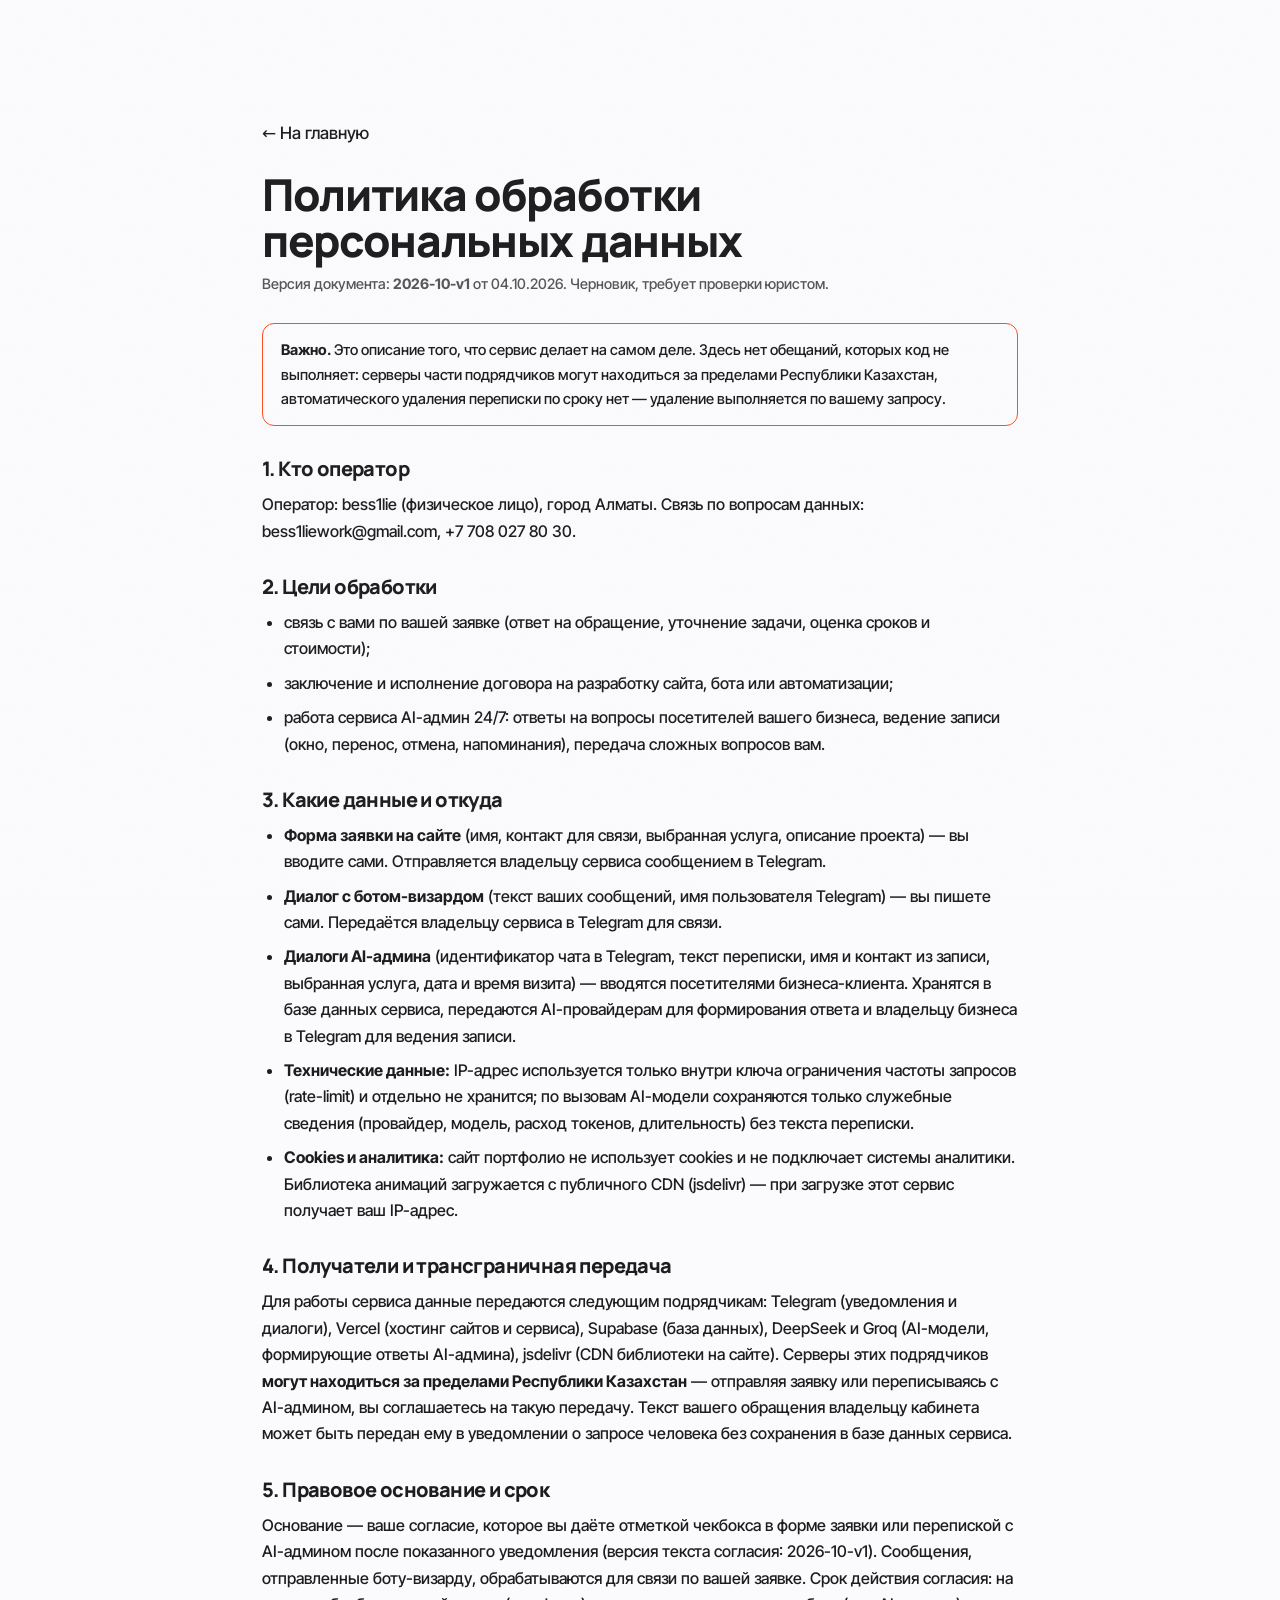
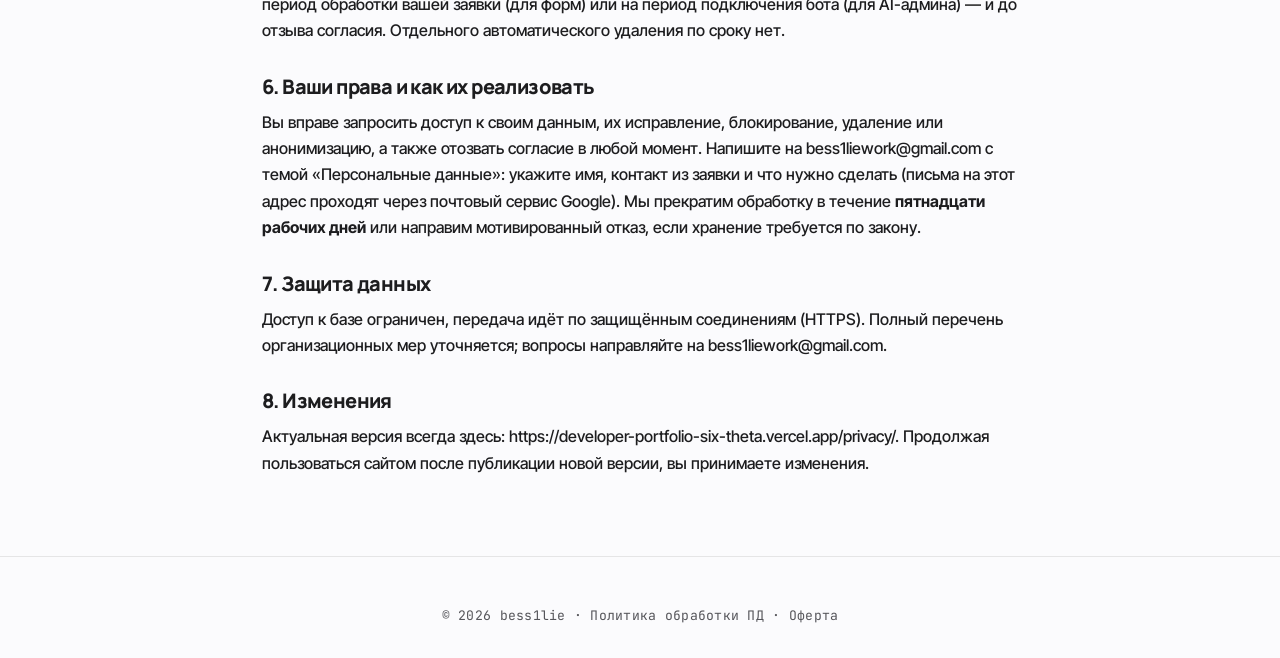
<file: privacy.html>
<!DOCTYPE html>
<html lang="ru">
<head>
  <meta charset="utf-8">
  <meta name="viewport" content="width=device-width, initial-scale=1, viewport-fit=cover">
  <title>Политика обработки персональных данных — bess1lie</title>
  <meta name="description" content="Как bess1lie собирает, хранит и передаёт персональные данные: цели, состав данных, получатели, сроки, права субъекта и отзыв согласия.">
  <link rel="canonical" href="https://developer-portfolio-six-theta.vercel.app/privacy/">
  <meta name="robots" content="index, follow">
  <link rel="shortcut icon" href="/favicon.ico">
  <link rel="stylesheet" href="/assets/css/style.css?v=87">
  <style>
    .legal { padding: 120px 0 80px; }
    .legal .wrap { max-width: 820px; }
    .legal h1 { font-size: clamp(30px, 4vw, 44px); margin: 0 0 8px; }
    .legal .docmeta { color: var(--fg-dim); font-size: .9rem; margin-bottom: 28px; }
    .legal h2 { font-size: 1.25rem; margin: 32px 0 12px; }
    .legal p, .legal li { font-size: 1rem; line-height: 1.65; }
    .legal ul { padding-left: 22px; }
    .legal li { margin-bottom: 8px; }
    .legal .draft { border: 1px solid var(--accent); border-radius: 12px; padding: 14px 18px; margin: 0 0 24px; font-size: .92rem; }
    .legal-back { display: inline-block; margin-bottom: 24px; }
  </style>
</head>
<body>
  <main class="legal">
    <div class="wrap">
      <a class="legal-back" href="/">← На главную</a>
      <h1>Политика обработки персональных данных</h1>
      <p class="docmeta">Версия документа: <strong>2026-10-v1</strong> от 04.10.2026. Черновик, требует проверки юристом.</p>
      <p class="draft"><strong>Важно.</strong> Это описание того, что сервис делает на самом деле. Здесь нет обещаний, которых код не выполняет: серверы части подрядчиков могут находиться за пределами Республики Казахстан, автоматического удаления переписки по сроку нет — удаление выполняется по вашему запросу.</p>

      <h2>1. Кто оператор</h2>
      <p>Оператор: bess1lie (физическое лицо), город Алматы. Связь по вопросам данных: bess1liework@gmail.com, +7 708 027 80 30.</p>

      <h2>2. Цели обработки</h2>
      <ul>
        <li>связь с вами по вашей заявке (ответ на обращение, уточнение задачи, оценка сроков и стоимости);</li>
        <li>заключение и исполнение договора на разработку сайта, бота или автоматизации;</li>
        <li>работа сервиса AI-админ 24/7: ответы на вопросы посетителей вашего бизнеса, ведение записи (окно, перенос, отмена, напоминания), передача сложных вопросов вам.</li>
      </ul>

      <h2>3. Какие данные и откуда</h2>
      <ul>
        <li><strong>Форма заявки на сайте</strong> (имя, контакт для связи, выбранная услуга, описание проекта) — вы вводите сами. Отправляется владельцу сервиса сообщением в Telegram.</li>
        <li><strong>Диалог с ботом-визардом</strong> (текст ваших сообщений, имя пользователя Telegram) — вы пишете сами. Передаётся владельцу сервиса в Telegram для связи.</li>
        <li><strong>Диалоги AI-админа</strong> (идентификатор чата в Telegram, текст переписки, имя и контакт из записи, выбранная услуга, дата и время визита) — вводятся посетителями бизнеса-клиента. Хранятся в базе данных сервиса, передаются AI-провайдерам для формирования ответа и владельцу бизнеса в Telegram для ведения записи.</li>
        <li><strong>Технические данные:</strong> IP-адрес используется только внутри ключа ограничения частоты запросов (rate-limit) и отдельно не хранится; по вызовам AI-модели сохраняются только служебные сведения (провайдер, модель, расход токенов, длительность) без текста переписки.</li>
        <li><strong>Cookies и аналитика:</strong> сайт портфолио не использует cookies и не подключает системы аналитики. Библиотека анимаций загружается с публичного CDN (jsdelivr) — при загрузке этот сервис получает ваш IP-адрес.</li>
      </ul>

      <h2>4. Получатели и трансграничная передача</h2>
      <p>Для работы сервиса данные передаются следующим подрядчикам: Telegram (уведомления и диалоги), Vercel (хостинг сайтов и сервиса), Supabase (база данных), DeepSeek и Groq (AI-модели, формирующие ответы AI-админа), jsdelivr (CDN библиотеки на сайте). Серверы этих подрядчиков <strong>могут находиться за пределами Республики Казахстан</strong> — отправляя заявку или переписываясь с AI-админом, вы соглашаетесь на такую передачу. Текст вашего обращения владельцу кабинета может быть передан ему в уведомлении о запросе человека без сохранения в базе данных сервиса.</p>

      <h2>5. Правовое основание и срок</h2>
      <p>Основание — ваше согласие, которое вы даёте отметкой чекбокса в форме заявки или перепиской с AI-админом после показанного уведомления (версия текста согласия: 2026-10-v1). Сообщения, отправленные боту-визарду, обрабатываются для связи по вашей заявке. Срок действия согласия: на период обработки вашей заявки (для форм) или на период подключения бота (для AI-админа) — и до отзыва согласия. Отдельного автоматического удаления по сроку нет.</p>

      <h2>6. Ваши права и как их реализовать</h2>
      <p>Вы вправе запросить доступ к своим данным, их исправление, блокирование, удаление или анонимизацию, а также отозвать согласие в любой момент. Напишите на bess1liework@gmail.com с темой «Персональные данные»: укажите имя, контакт из заявки и что нужно сделать (письма на этот адрес проходят через почтовый сервис Google). Мы прекратим обработку в течение <strong>пятнадцати рабочих дней</strong> или направим мотивированный отказ, если хранение требуется по закону.</p>

      <h2>7. Защита данных</h2>
      <p>Доступ к базе ограничен, передача идёт по защищённым соединениям (HTTPS). Полный перечень организационных мер уточняется; вопросы направляйте на bess1liework@gmail.com.</p>

      <h2>8. Изменения</h2>
      <p>Актуальная версия всегда здесь: https://developer-portfolio-six-theta.vercel.app/privacy/. Продолжая пользоваться сайтом после публикации новой версии, вы принимаете изменения.</p>
    </div>
  </main>
  <footer class="footer">
    <div class="wrap">
      <p class="footer-meta">© 2026 bess1lie · <a href="/privacy/">Политика обработки ПД</a> · <a href="/offer/">Оферта</a></p>
    </div>
  </footer>
</body>
</html>
</file>
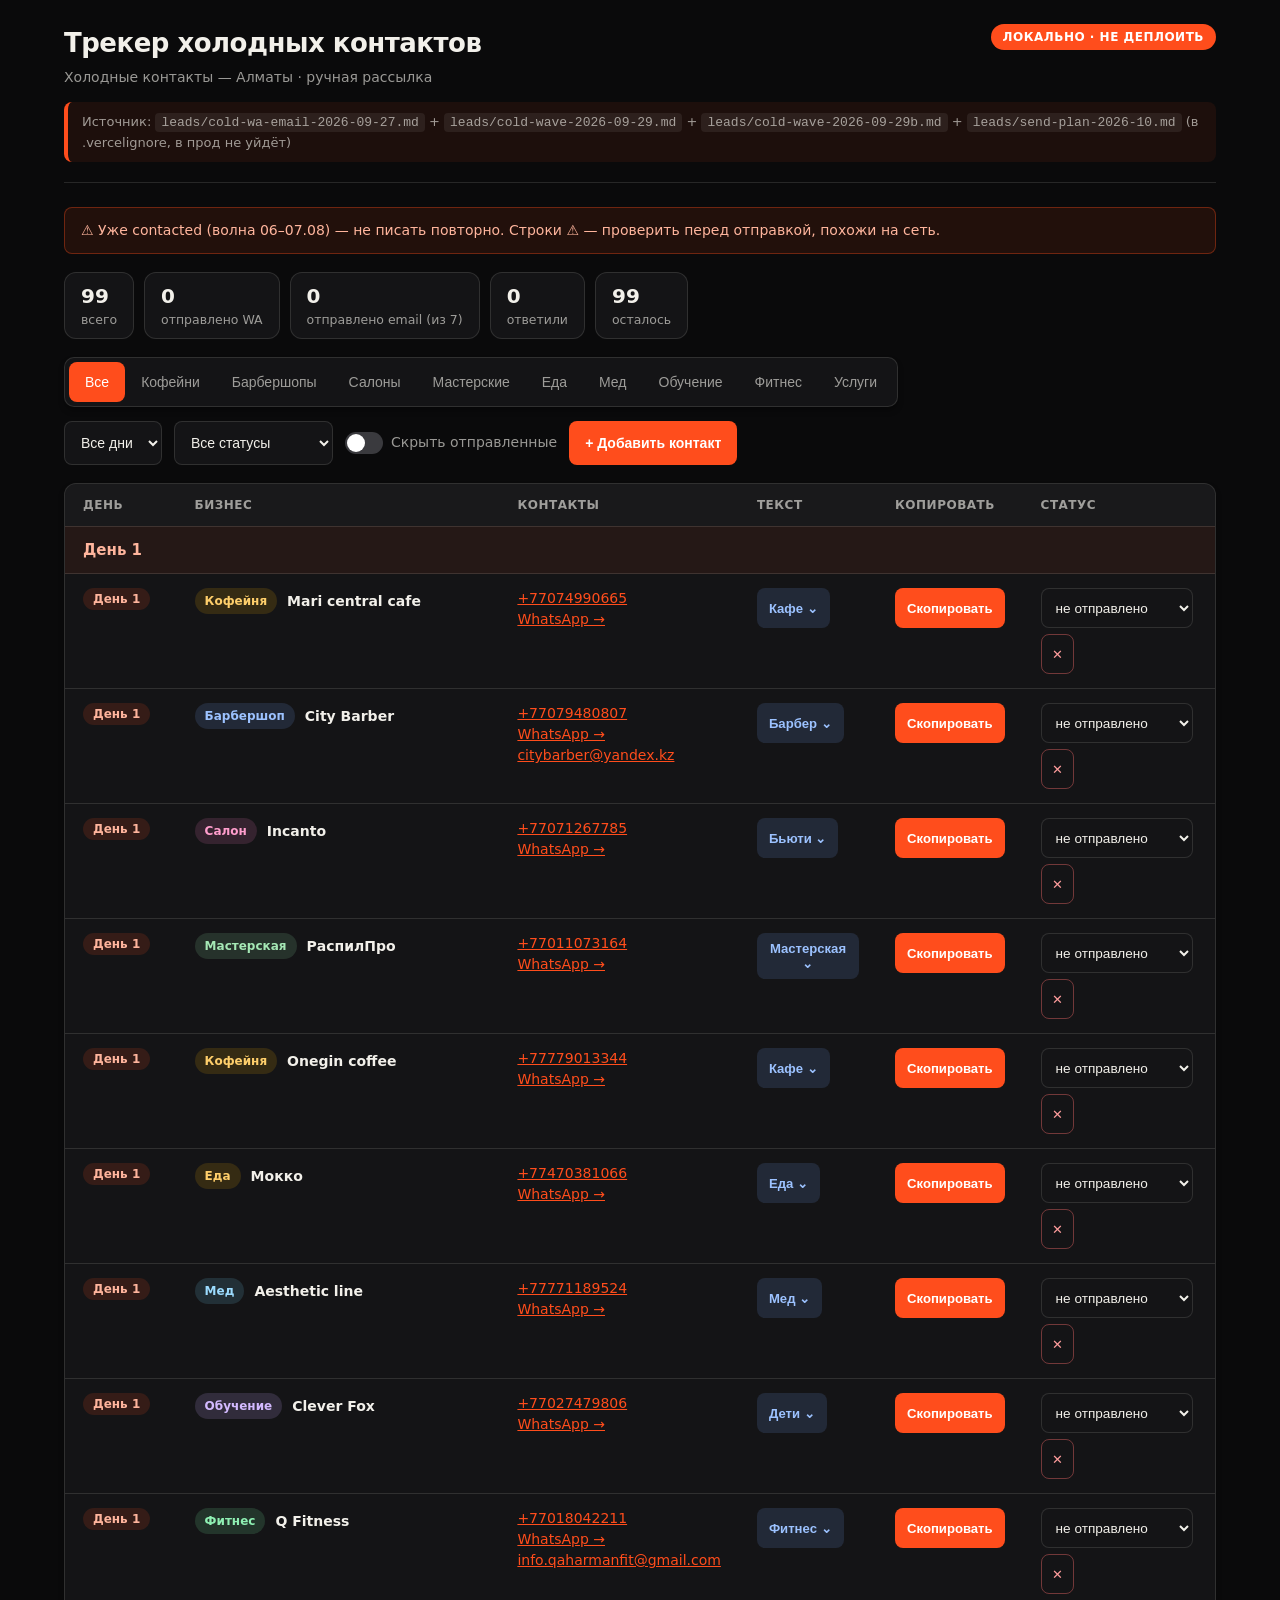
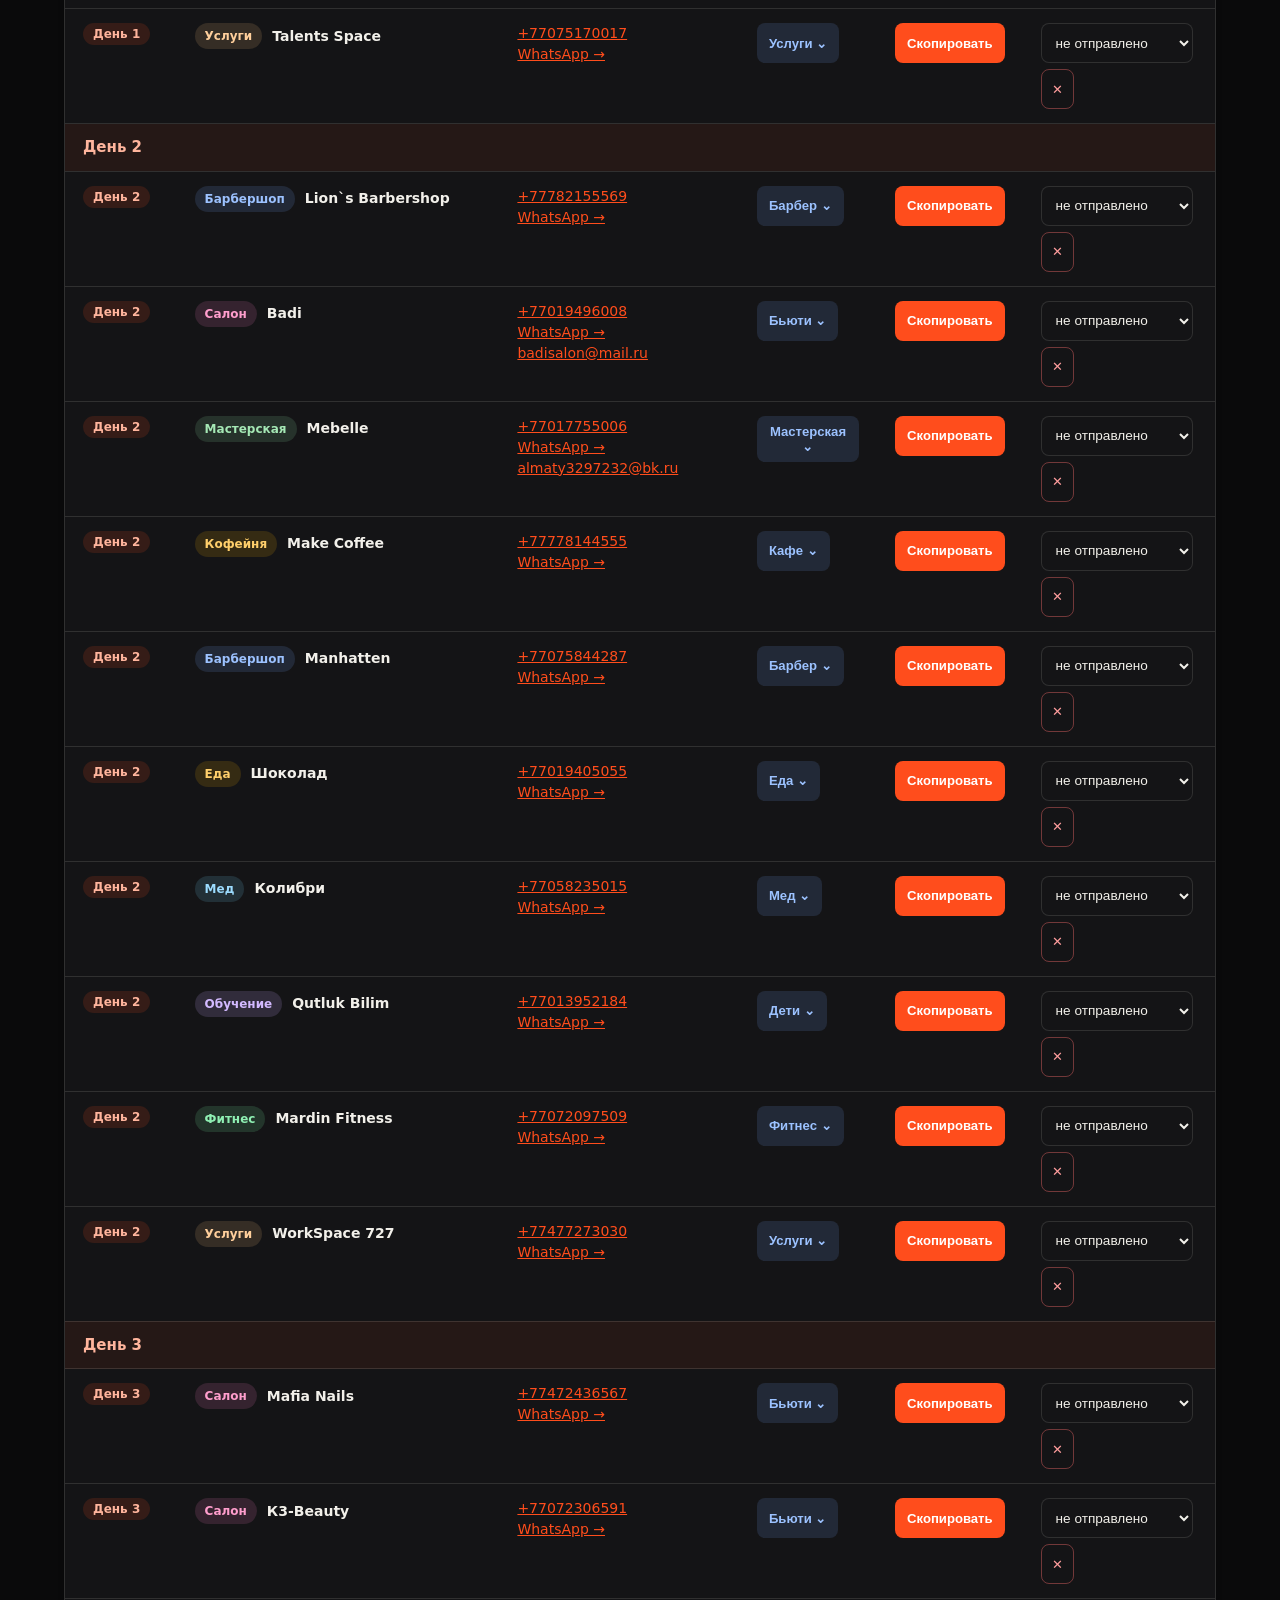
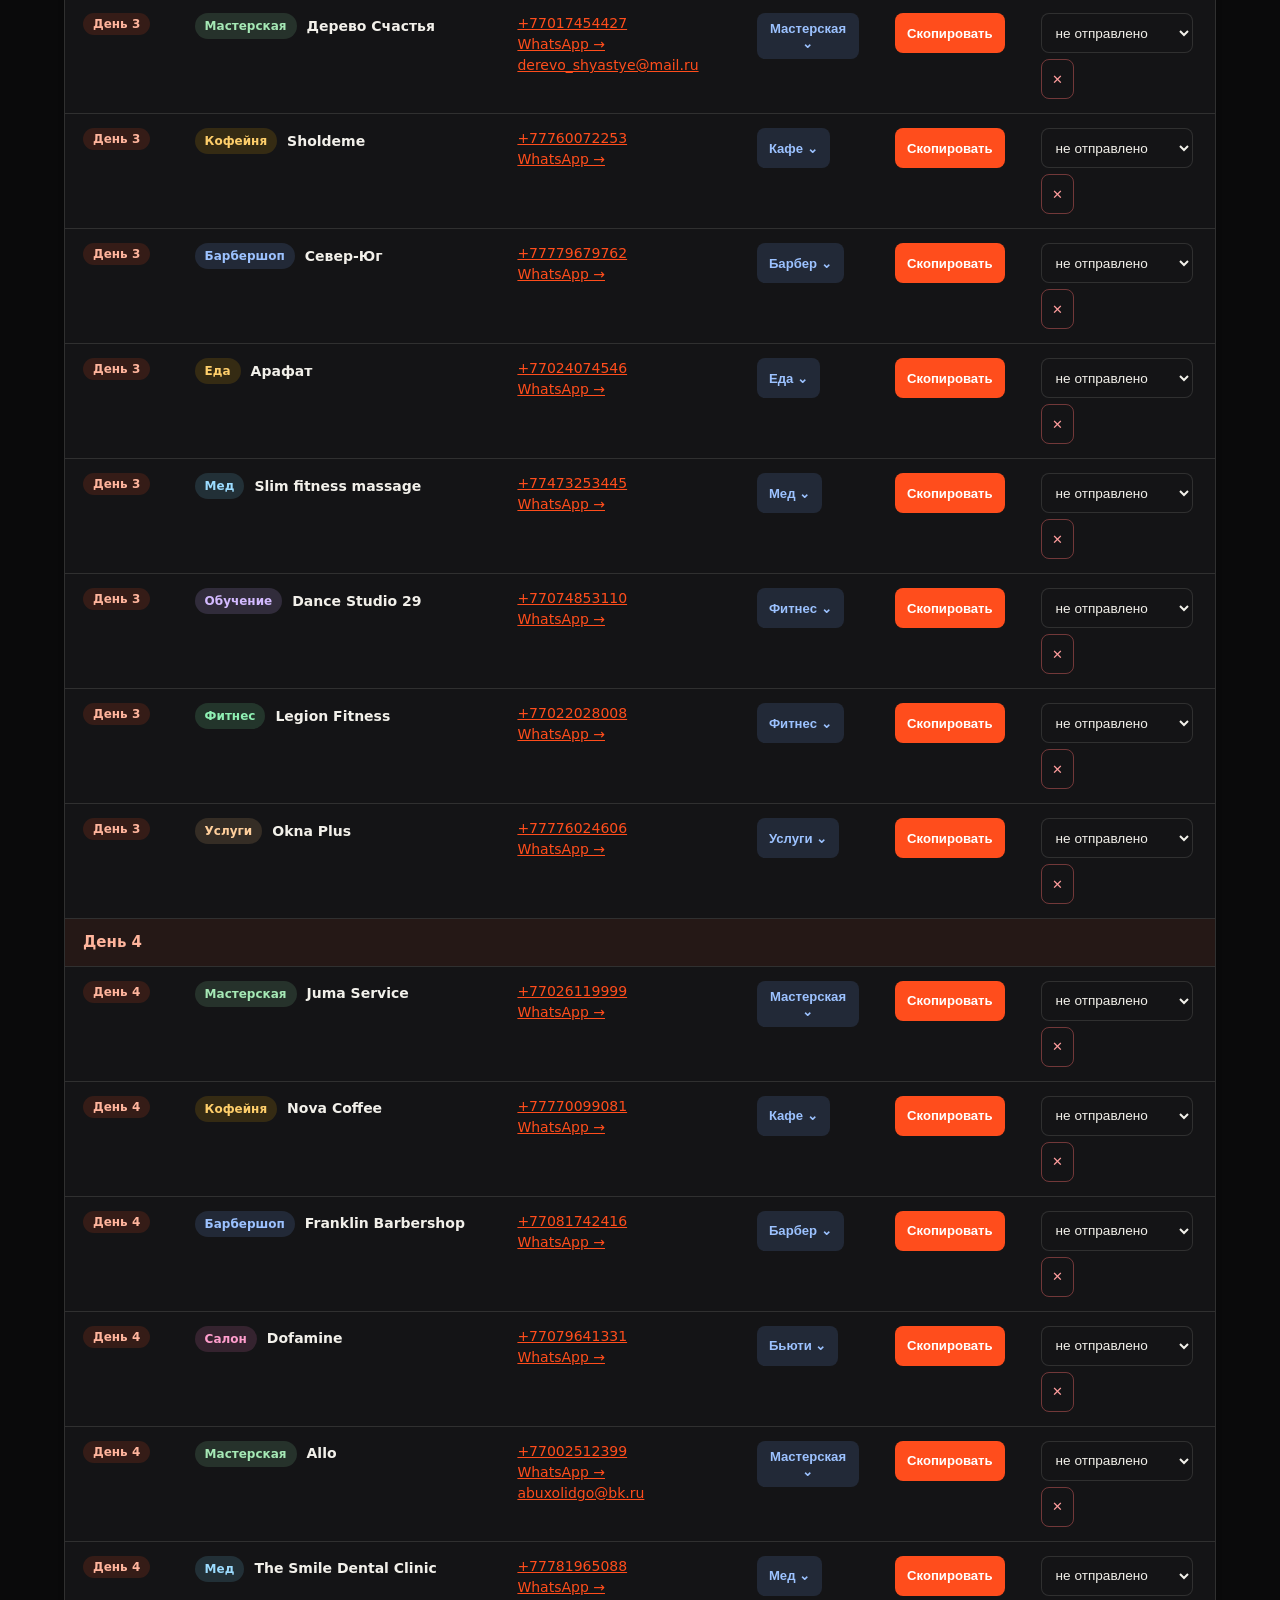
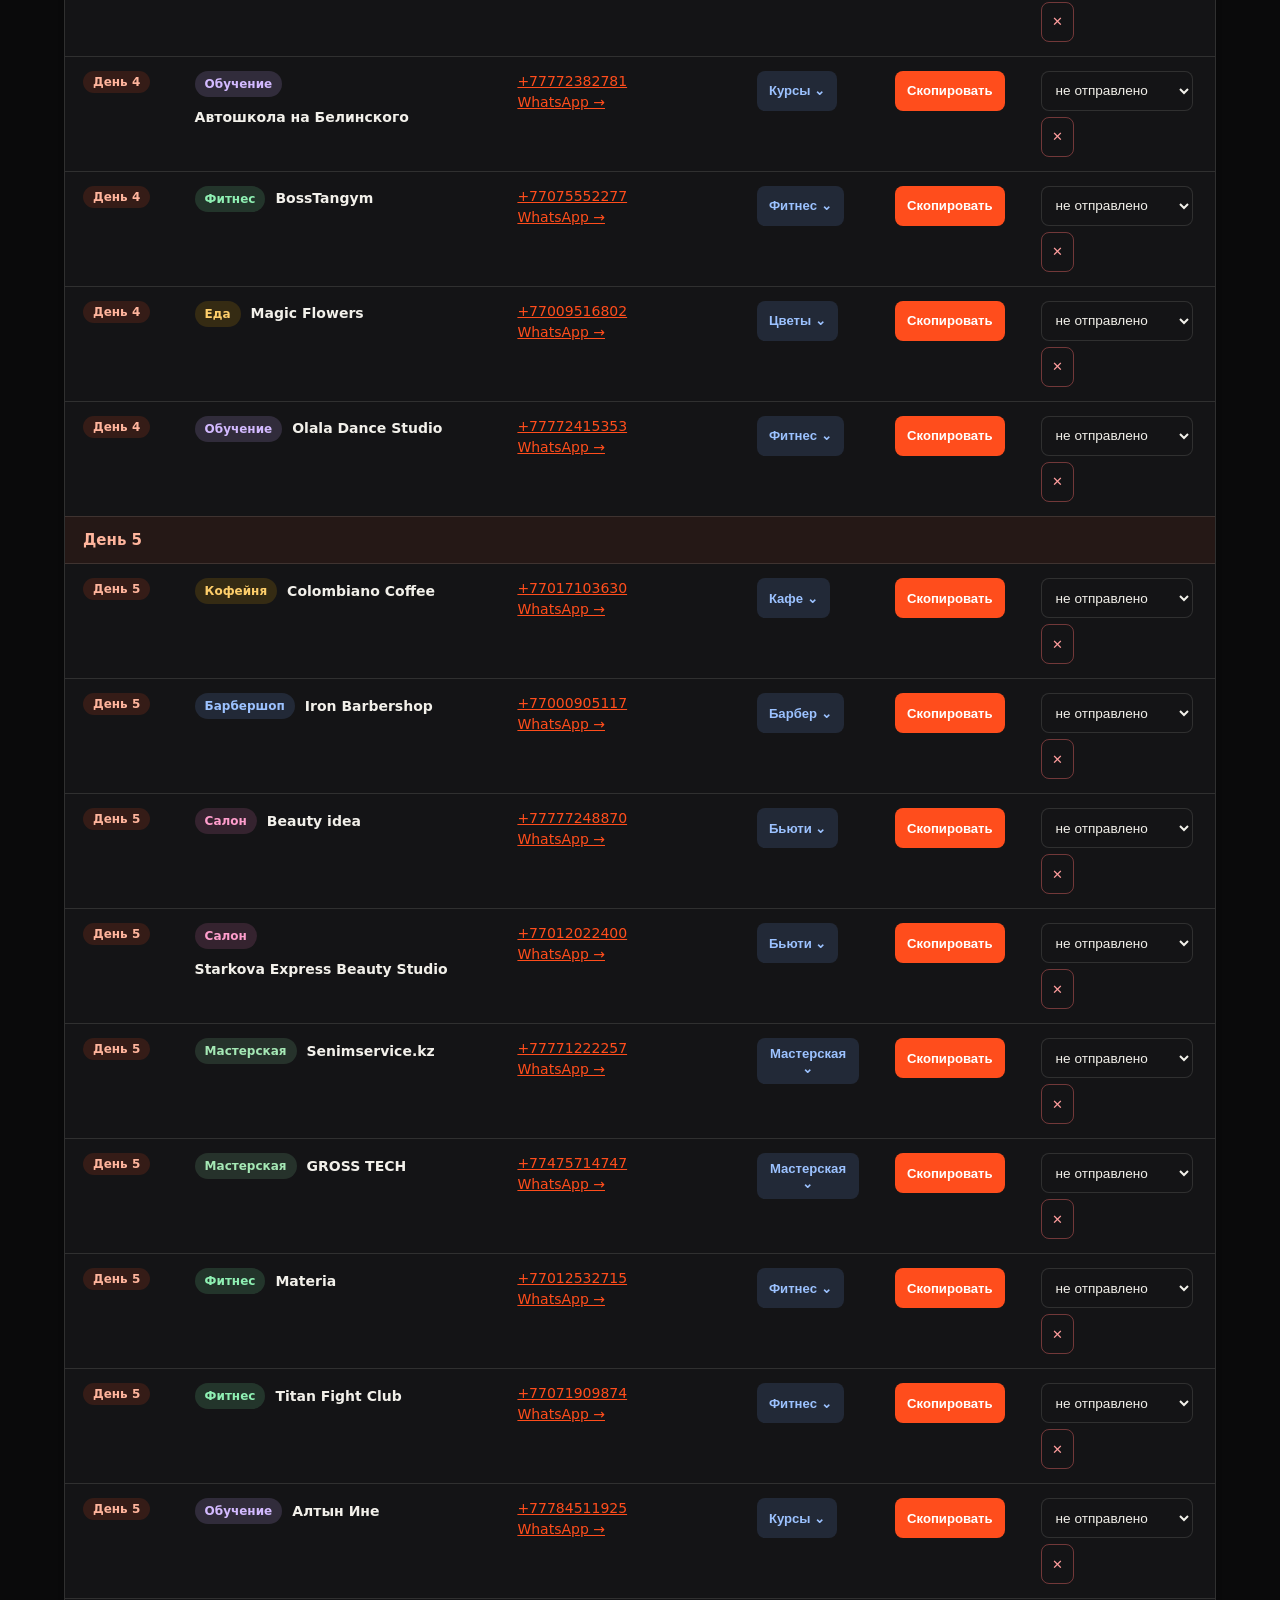
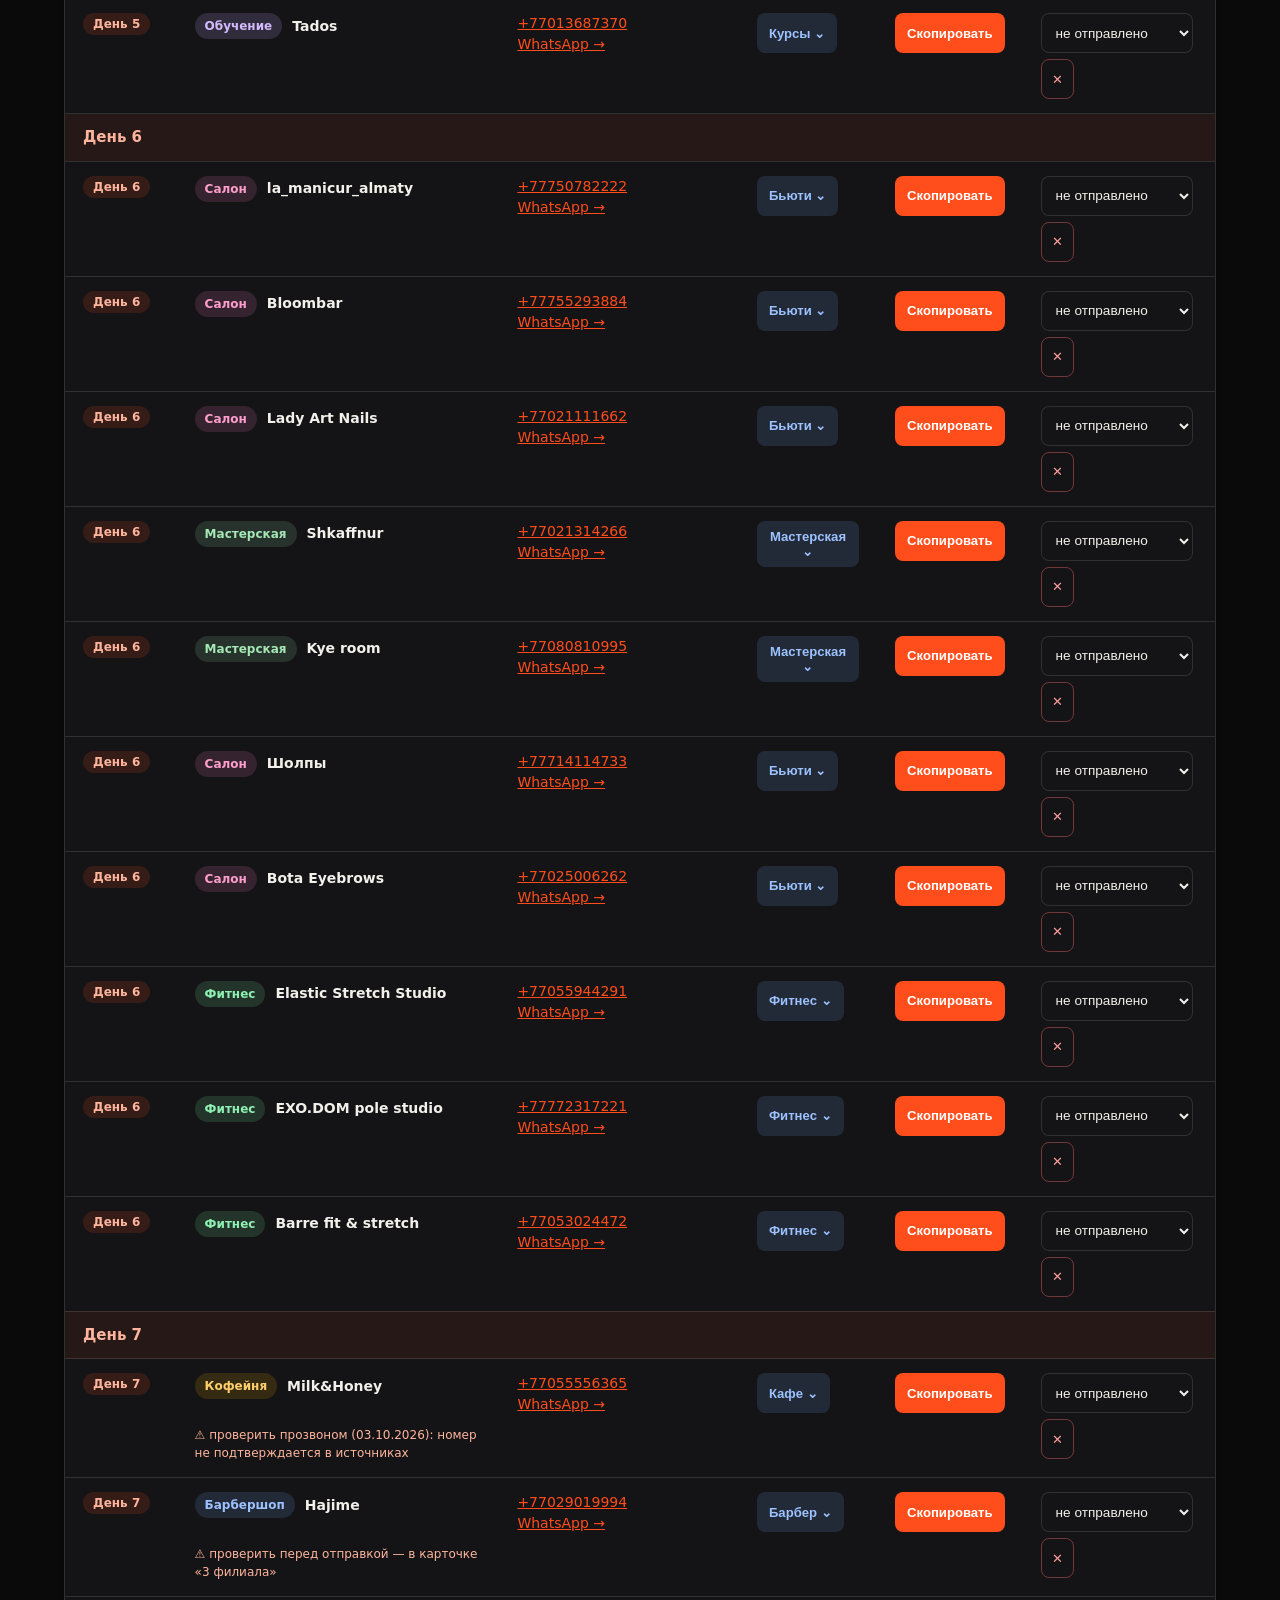
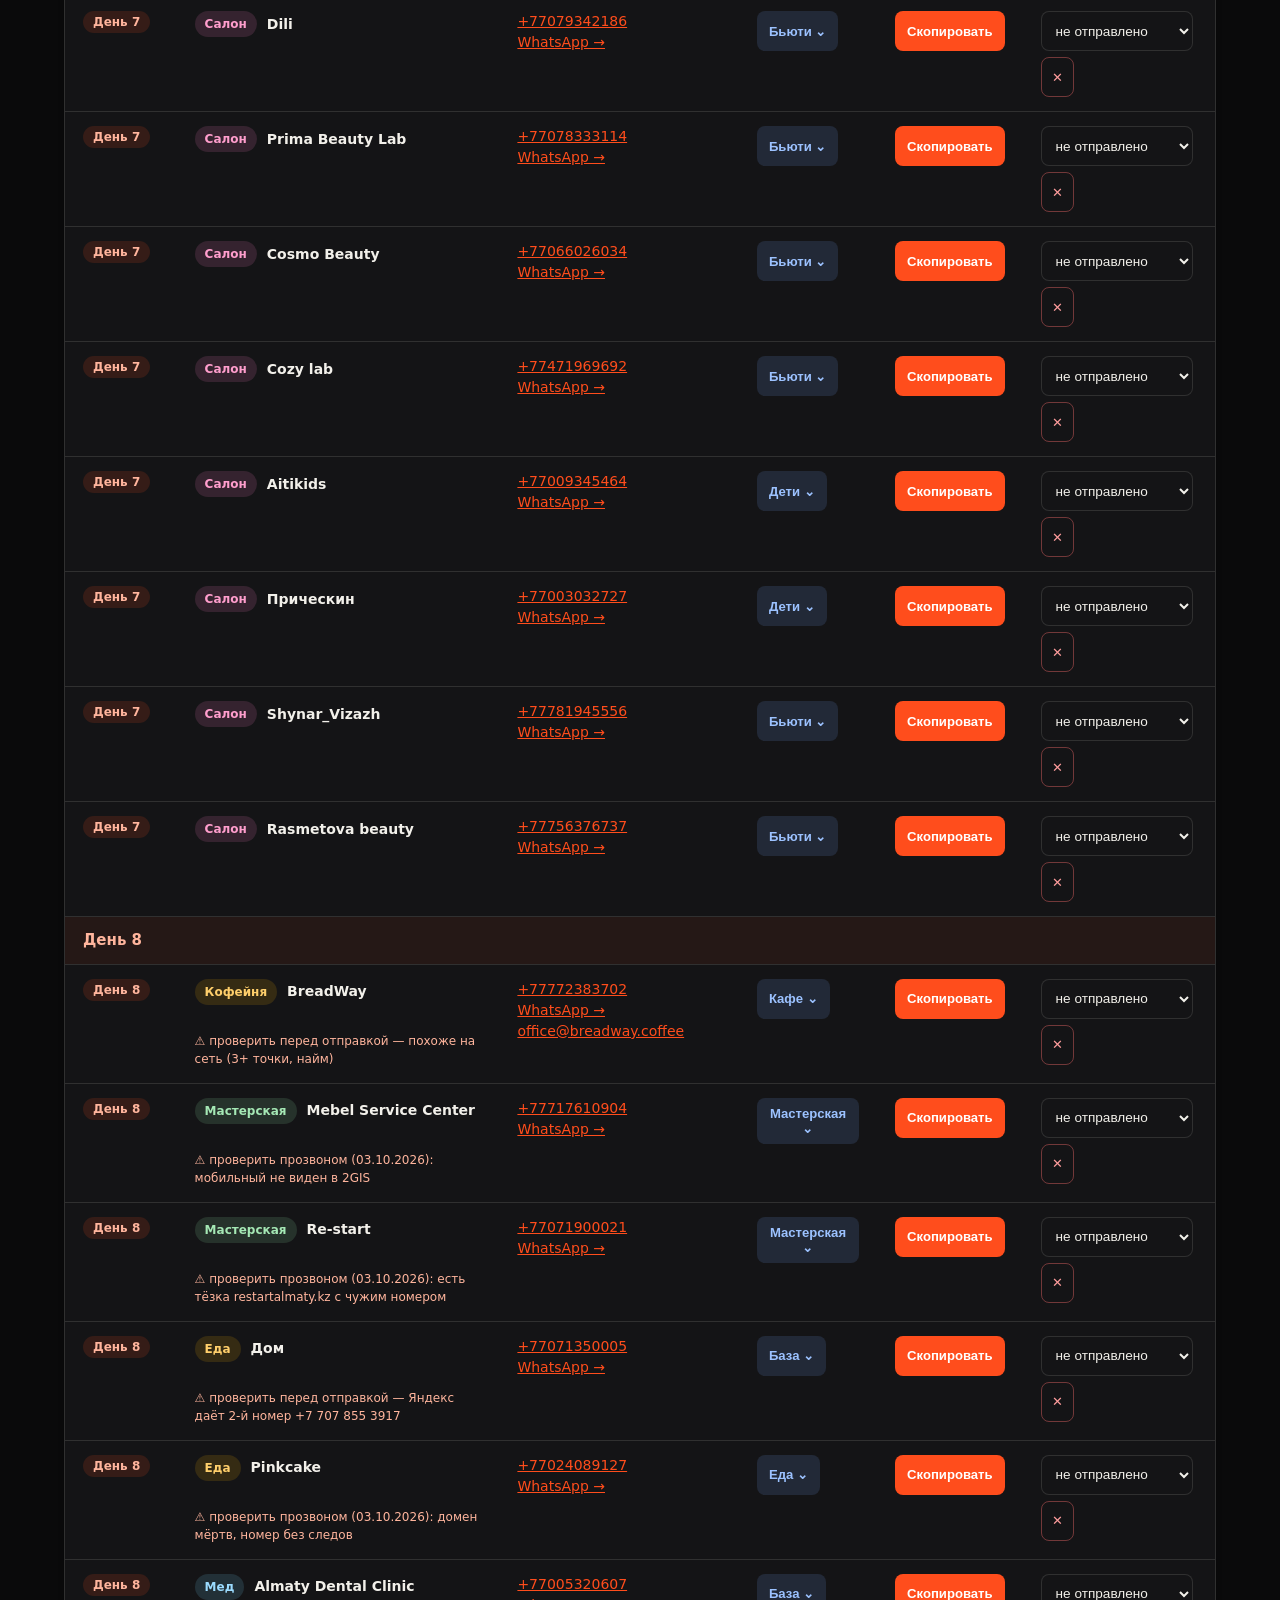
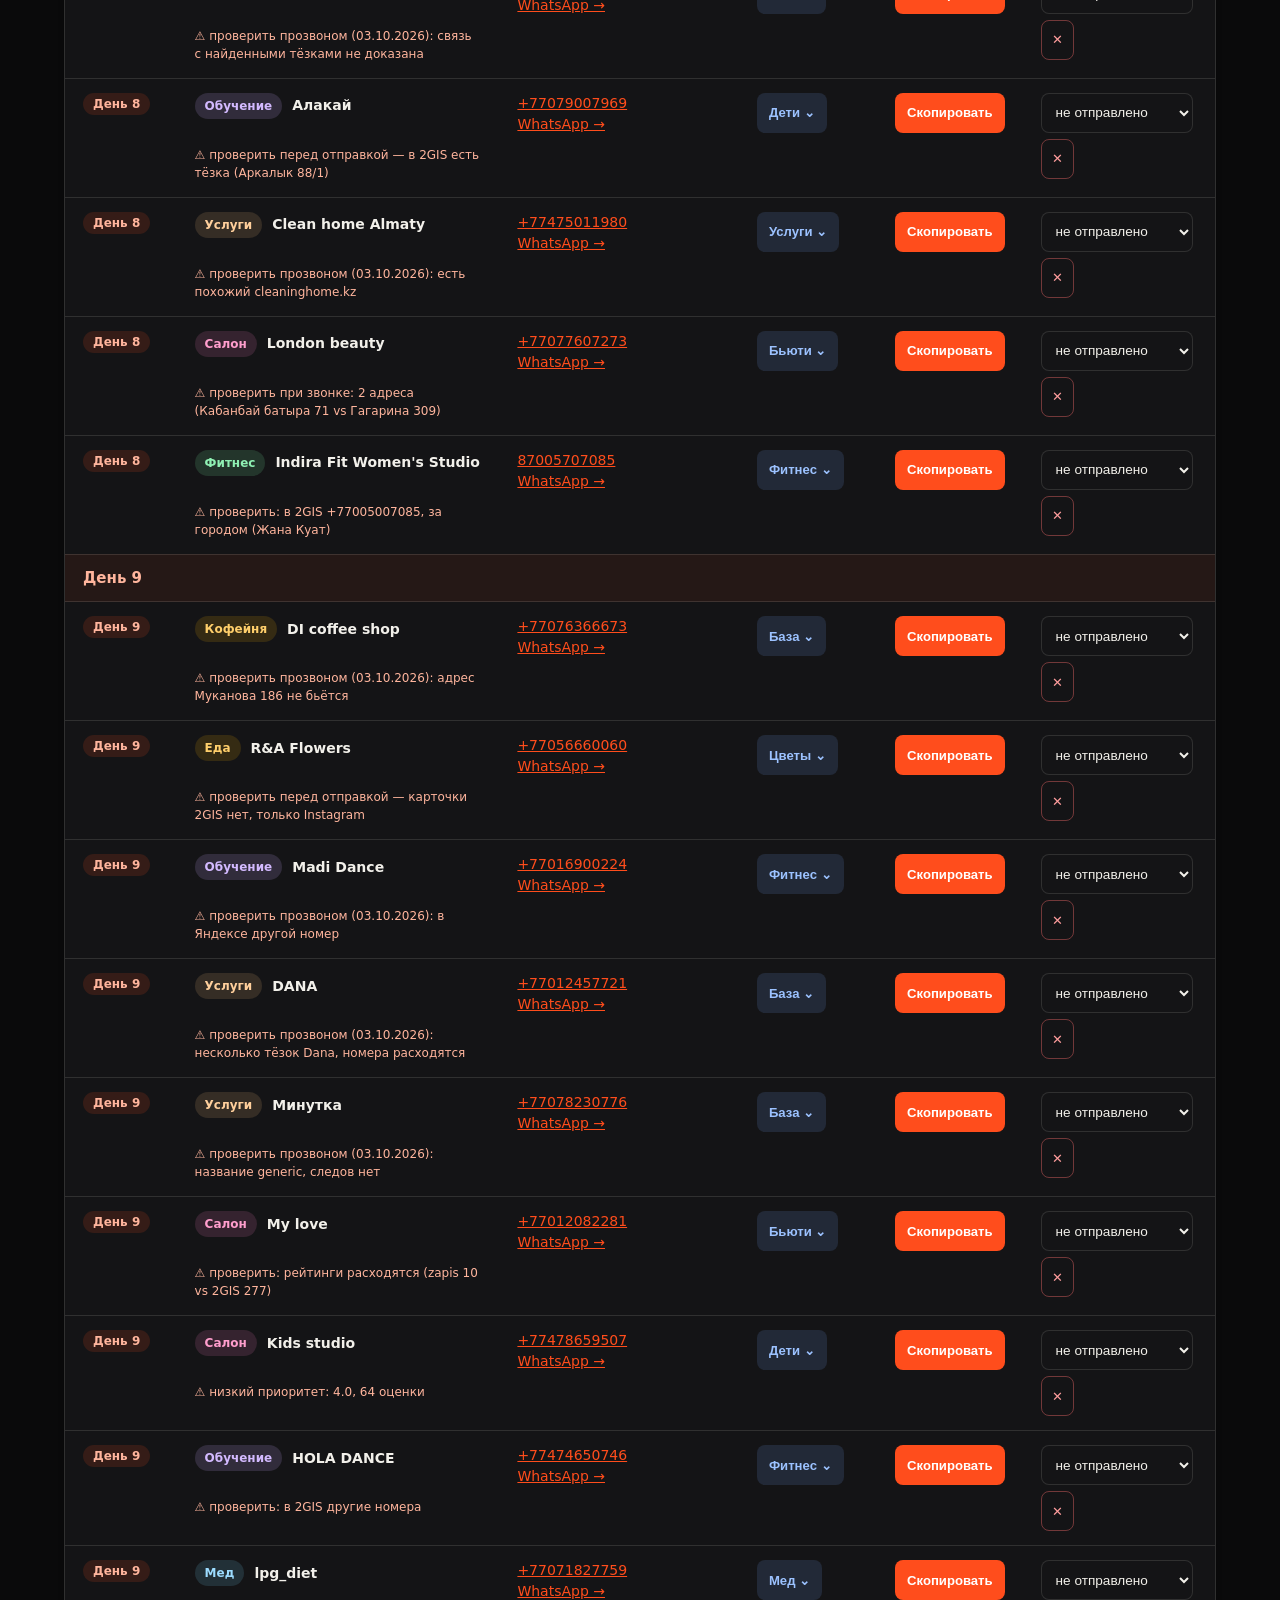
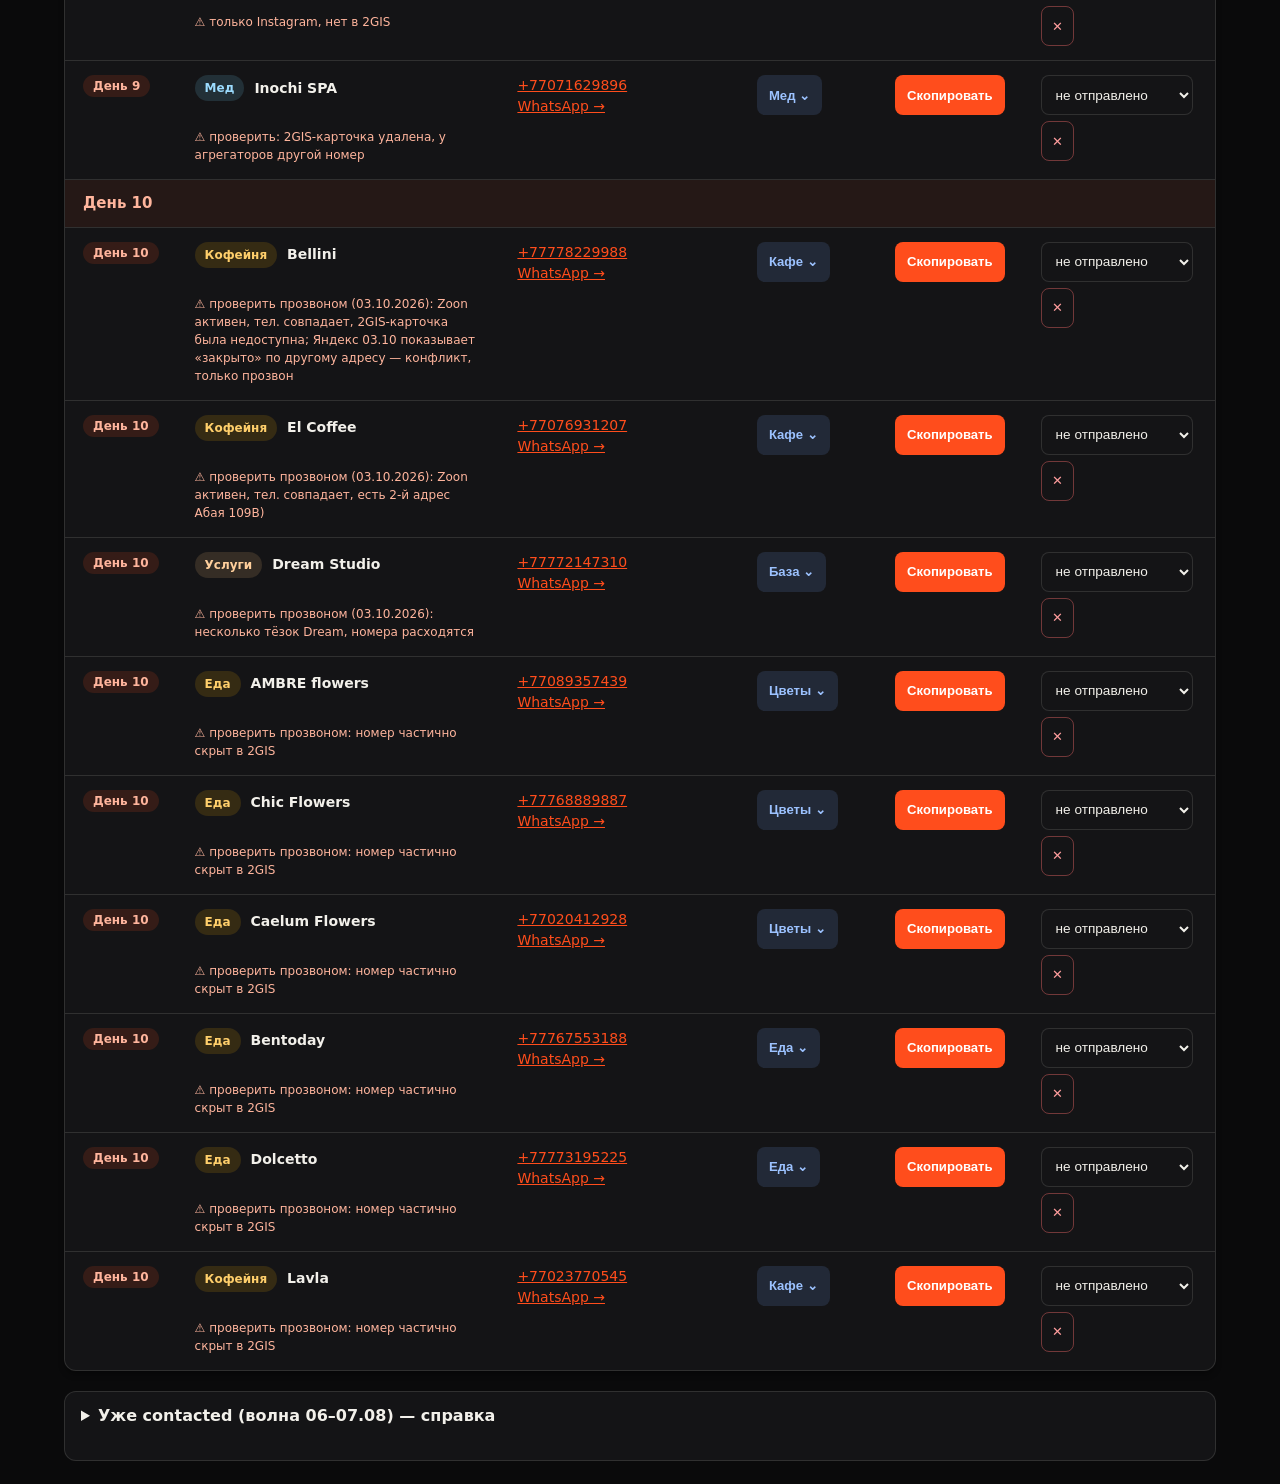
<file: leads/tracker.html>
<!DOCTYPE html>
<html lang="ru">
<head>
<meta charset="utf-8">
<meta name="viewport" content="width=device-width, initial-scale=1">
<title>Трекер холодных контактов — Алматы</title>
<style>
:root { color-scheme: dark; --bg:#0A0A0B; --card:#141416; --text:#F2F0EA;
--muted:rgba(242,240,234,.62); --border:rgba(242,240,234,.12);
--primary:#FF4D1C; --primary-h:#E04415; --shadow:0 4px 6px -1px rgba(0,0,0,.4);
--radius:12px; }
* { box-sizing:border-box; margin:0; padding:0; }
body { font-family:system-ui,-apple-system,'Segoe UI',Roboto,sans-serif;
background:var(--bg); color:var(--text); line-height:1.5; min-height:100vh; }
.container { max-width:1200px; margin:0 auto; padding:24px; }
.header { margin-bottom:24px; border-bottom:1px solid var(--border); padding-bottom:20px; }
.header-top { display:flex; justify-content:space-between; align-items:flex-start; gap:16px; flex-wrap:wrap; }
h1 { font-size:26px; font-weight:700; letter-spacing:-.5px; }
.subtitle { color:var(--muted); font-size:14px; margin-top:4px; }
.badge-local { background:var(--primary); color:#fff; font-size:12px; font-weight:600;
padding:4px 12px; border-radius:20px; text-transform:uppercase; letter-spacing:.5px; white-space:nowrap; }
.info-box { background:rgba(255,77,28,.08); color:var(--muted); padding:10px 14px;
border-radius:8px; font-size:13px; margin-top:14px; border-left:4px solid var(--primary); }
.info-box code { background:rgba(255,255,255,.07); padding:2px 6px; border-radius:4px; }
.stats { display:flex; gap:10px; flex-wrap:wrap; margin-bottom:18px; }
.stat { background:var(--card); border:1px solid var(--border); border-radius:12px; padding:8px 16px; }
.stat b { font-size:1.25rem; } .stat span { color:var(--muted); font-size:.78rem; display:block; }
.controls { display:flex; justify-content:space-between; align-items:center; flex-wrap:wrap; gap:14px; margin-bottom:18px; }
.tabs { display:flex; background:var(--card); padding:4px; border-radius:10px;
box-shadow:var(--shadow); border:1px solid var(--border); flex-wrap:wrap; }
.tab { padding:8px 16px; border-radius:8px; font-size:14px; font-weight:500;
color:var(--muted); cursor:pointer; border:none; background:transparent; min-height:40px; }
.tab:hover { color:var(--text); }
.tab.active { background:var(--primary); color:#fff; }
.actions { display:flex; gap:12px; align-items:center; flex-wrap:wrap; }
select { padding:8px 12px; border:1px solid var(--border); border-radius:8px;
background:var(--card); font-size:14px; color:var(--text); cursor:pointer; min-height:44px; }
.toggle-label { display:flex; align-items:center; gap:8px; font-size:14px;
color:var(--muted); cursor:pointer; min-height:44px; }
.toggle-label input { display:none; }
.toggle-switch { width:38px; height:22px; background:#3a3a3e; border-radius:20px;
position:relative; transition:.25s; flex:none; }
.toggle-switch::after { content:''; position:absolute; width:18px; height:18px;
background:#fff; border-radius:50%; top:2px; left:2px; transition:.25s; }
.toggle-label input:checked + .toggle-switch { background:var(--primary); }
.toggle-label input:checked + .toggle-switch::after { left:18px; }
.btn-primary { background:var(--primary); color:#fff; border:none; padding:10px 16px;
border-radius:8px; font-size:14px; font-weight:600; cursor:pointer; min-height:44px;
display:flex; align-items:center; gap:6px; }
.btn-primary:hover { background:var(--primary-h); }
.alert { background:rgba(255,77,28,.1); color:#ffb59d; padding:12px 16px;
border-radius:8px; font-size:14px; font-weight:500; margin-bottom:18px;
display:flex; align-items:center; gap:10px; border:1px solid rgba(255,77,28,.35); }
.table-container { background:var(--card); border-radius:var(--radius);
box-shadow:var(--shadow); border:1px solid var(--border); overflow:hidden; }
.table-scroll { overflow-x:auto; }
table { width:100%; border-collapse:collapse; min-width:820px; }
th { text-align:left; padding:12px 18px; font-size:12px; font-weight:600;
text-transform:uppercase; letter-spacing:.5px; color:var(--muted);
background:rgba(255,255,255,.02); border-bottom:1px solid var(--border); }
td { padding:14px 18px; border-bottom:1px solid var(--border); font-size:14px; vertical-align:top; }
tr:last-child td { border-bottom:none; }
a { color:var(--primary); }
.business-name { font-weight:600; display:flex; align-items:center; gap:10px; flex-wrap:wrap; }
.badge { padding:4px 10px; border-radius:20px; font-size:12px; font-weight:600; display:inline-block; white-space:nowrap; }
.badge-coffee { background:rgba(255,180,0,.14); color:#ffcf6b; }
.badge-barber { background:rgba(120,170,255,.14); color:#9cc2ff; }
.badge-salon { background:rgba(255,130,200,.14); color:#ff9ecd; }
.badge-shop { background:rgba(150,230,170,.14); color:#a5e8b5; }
.badge-food { background:rgba(255,180,0,.14); color:#ffcf6b; }
.badge-med { background:rgba(120,220,255,.14); color:#9cdcff; }
.badge-edu { background:rgba(200,170,255,.16); color:#d3baff; }
.badge-fit { background:rgba(130,255,170,.14); color:#8ff0b3; }
.badge-svc { background:rgba(255,200,130,.14); color:#ffcf9c; }
.st-unsent { background:rgba(120,170,255,.14); color:#9cc2ff; }
.st-wa { background:rgba(200,140,255,.16); color:#d3aaff; }
.st-em { background:rgba(80,220,200,.14); color:#7fe3d2; }
.st-replied { background:rgba(80,220,130,.14); color:#7fe3a6; }
.st-refused { background:rgba(255,110,110,.14); color:#ff9d9d; }
.st-wrong { background:rgba(255,255,255,.08); color:var(--muted); }
.warn { display:inline-block; font-size:.75rem; color:#ffb59d; margin-top:6px; }
.hint { font-size:.8rem; color:var(--muted); }
.rowbtns { display:flex; gap:6px; flex-wrap:wrap; }
.rowbtns button { padding:8px 10px; min-height:40px; font-size:.82rem; border-radius:8px;
cursor:pointer; background:var(--primary); border:none; color:#fff; font-weight:600; }
.rowbtns button.ghost { background:transparent; border:1px solid var(--line,var(--border)); color:var(--text); font-weight:400; }
.rowbtns button.danger { background:transparent; border:1px solid rgba(255,110,110,.4); color:#ff9d9d; }
select.stsel { padding:8px 10px; font-size:.85rem; min-height:40px; max-width:170px; }
.toast { position:fixed; bottom:24px; left:50%; transform:translateX(-50%);
background:#1d1d1f; border:1px solid var(--border); padding:10px 18px;
border-radius:10px; display:none; z-index:1000; }
.modal-overlay { position:fixed; inset:0; background:rgba(0,0,0,.65);
display:flex; align-items:center; justify-content:center; z-index:999;
opacity:0; pointer-events:none; transition:opacity .2s; padding:16px; }
.modal-overlay.active { opacity:1; pointer-events:auto; }
.modal { background:var(--card); width:100%; max-width:520px; border-radius:16px;
padding:24px; border:1px solid var(--border); transform:scale(.96); transition:transform .2s; }
.modal-overlay.active .modal { transform:scale(1); }
.modal h2 { margin-bottom:18px; font-size:20px; }
.form-group { margin-bottom:14px; }
.form-group label { display:block; font-size:13px; font-weight:500; margin-bottom:6px; color:var(--muted); }
.form-group input, .form-group select { width:100%; padding:10px 12px;
border:1px solid var(--border); border-radius:8px; font-size:14px; background:var(--bg); color:var(--text); }
.modal-actions { display:flex; justify-content:flex-end; gap:12px; margin-top:20px; }
.btn-secondary { padding:10px 16px; border-radius:8px; font-size:14px; cursor:pointer;
background:transparent; border:1px solid var(--border); color:var(--text); min-height:44px; }
details { margin-top:20px; background:var(--card); border:1px solid var(--border);
border-radius:12px; padding:12px 16px; }
summary { cursor:pointer; font-weight:600; min-height:44px; }
.empty-state { text-align:center; padding:50px 20px; color:var(--muted); }
.daybadge { background:rgba(255,77,28,.14); color:#ffb59d; padding:4px 10px; border-radius:20px; font-size:12px; font-weight:600; white-space:nowrap; }
.msgbtn { background:rgba(120,170,255,.14); color:#9cc2ff; border:none; padding:8px 12px; min-height:40px; font-size:.82rem; border-radius:8px; cursor:pointer; font-weight:600; }
.msgfull { font-size:.8rem; color:var(--muted); margin-top:8px; max-width:320px; white-space:pre-wrap; }
.cbtn { background:var(--primary); border:none; color:#fff; font-weight:600; padding:8px 12px; min-height:40px; font-size:.82rem; border-radius:8px; cursor:pointer; }
.cbtn:hover { background:var(--primary-h); }
.xbtn { background:transparent; border:1px solid rgba(255,110,110,.4); color:#ff9d9d; padding:8px 10px; min-height:40px; font-size:.82rem; border-radius:8px; cursor:pointer; margin-top:6px; }
.dayhead td { background:rgba(255,77,28,.07); font-weight:700; font-size:15px; padding:12px 18px; color:#ffb59d; }
</style>
</head>
<body>
<div class="container">
<header class="header">
<div class="header-top">
<div><h1>Трекер холодных контактов</h1><p class="subtitle">Холодные контакты — Алматы · ручная рассылка</p></div>
<span class="badge-local">Локально · не деплоить</span>
</div>
<div class="info-box">Источник: <code>leads/cold-wa-email-2026-09-27.md</code> + <code>leads/cold-wave-2026-09-29.md</code> + <code>leads/cold-wave-2026-09-29b.md</code> + <code>leads/send-plan-2026-10.md</code> (в .vercelignore, в прод не уйдёт)</div>
</header>
<div class="alert">⚠️ Уже contacted (волна 06–07.08) — не писать повторно. Строки ⚠️ — проверить перед отправкой, похожи на сеть.</div>
<div class="stats" id="stats"></div>
<div class="controls">
<div class="tabs" id="categoryTabs">
<button class="tab active" data-cat="">Все</button>
<button class="tab" data-cat="cafe">Кофейни</button>
<button class="tab" data-cat="barber">Барбершопы</button>
<button class="tab" data-cat="salon">Салоны</button>
<button class="tab" data-cat="shop">Мастерские</button>
<button class="tab" data-cat="food">Еда</button>
<button class="tab" data-cat="med">Мед</button>
<button class="tab" data-cat="edu">Обучение</button>
<button class="tab" data-cat="fit">Фитнес</button>
<button class="tab" data-cat="svc">Услуги</button>
</div>
<div class="actions">
<select id="fday" aria-label="День"><option value="">Все дни</option></select>
<select id="fstat" aria-label="Статус"></select>
<label class="toggle-label"><input type="checkbox" id="fhide"><span class="toggle-switch"></span>Скрыть отправленные</label>
<button class="btn-primary" id="addbtn" type="button">+ Добавить контакт</button>
</div>
</div>
<div class="table-container"><div class="table-scroll">
<table><thead><tr><th>День</th><th>Бизнес</th><th>Контакты</th><th>Текст</th><th>Копировать</th><th>Статус</th></tr></thead>
<tbody id="rows"></tbody></table>
<div id="emptyState" class="empty-state" style="display:none">Ничего не найдено. Измени фильтры.</div>
</div></div>
<details><summary>Уже contacted (волна 06–07.08) — справка</summary>
<p class="hint" id="oldlist"></p></details>
</div>
<div class="modal-overlay" id="modalOverlay"><div class="modal">
<h2>Добавить контакт</h2>
<form id="addform">
<div class="form-group"><label>Название</label><input id="n_name" required placeholder="Например: Кофейня Зёрна"></div>
<div class="form-group"><label>Категория</label><select id="n_cat"><option value="cafe">Кофейня</option><option value="barber">Барбершоп</option><option value="salon">Салон</option><option value="shop">Мастерская</option><option value="food">Еда</option><option value="med">Мед</option><option value="edu">Обучение</option><option value="fit">Фитнес</option><option value="svc">Услуги</option></select></div>
<div class="form-group"><label>Телефон</label><input id="n_phone" required placeholder="+77XXXXXXXXX"></div>
<div class="form-group"><label>День</label><select id="n_day"><option value="">—</option><option value="1">1</option><option value="2">2</option><option value="3">3</option><option value="4">4</option><option value="5">5</option><option value="6">6</option><option value="7">7</option><option value="8">8</option><option value="9">9</option><option value="10">10</option></select></div>
<div class="form-group"><label>Текст</label><select id="n_msg"><option value="">по категории</option><option value="base">База</option><option value="beauty">Бьюти</option><option value="flowers">Цветы</option><option value="bakery">Еда</option><option value="fitness">Фитнес</option><option value="kids">Дети</option><option value="cafe">Кафе</option><option value="barber">Барбер</option><option value="shop">Мастерская</option><option value="med">Мед</option><option value="svc">Услуги</option><option value="courses">Курсы</option></select></div>
<div class="form-group"><label>Email (необязательно)</label><input id="n_email" placeholder="info@..."></div>
<div class="form-group"><label>Сайт / статус (необязательно)</label><input id="n_site" placeholder="нет (только Instagram ...)"></div>
<div class="modal-actions">
<button type="button" class="btn-secondary" id="cancelBtn">Отмена</button>
<button type="submit" class="btn-primary">Добавить</button>
</div>
</form>
</div></div>
<div class="toast" id="toast">Скопировано</div>
<script>
"use strict";
var SEED = [
{id:"milk",name:"Milk&Honey",cat:"cafe",phone:"+77055556365",email:null,site:"нет (только Instagram milk_honey_almaty)",src:"2GIS firm 70000001112787901",flag:"проверить прозвоном (03.10.2026): номер не подтверждается в источниках",day:7,msg:"cafe"},
{id:"mari",name:"Mari central cafe",cat:"cafe",phone:"+77074990665",email:null,site:"нет (только Instagram mari_central_cafe)",src:"2GIS firm 70000001105808213",flag:null,day:1,msg:"cafe"},
{id:"bread",name:"BreadWay",cat:"cafe",phone:"+77772383702",email:"office@breadway.coffee",site:"домен есть, сайта нет (заглушка «Food»)",src:"2GIS firm 70000001111705280",flag:"проверить перед отправкой — похоже на сеть (3+ точки, найм)",day:8,msg:"cafe"},
{id:"haji",name:"Hajime",cat:"barber",phone:"+77029019994",email:null,site:"нет (Instagram + виджет altegio)",src:"2GIS firm 70000001068902853",flag:"проверить перед отправкой — в карточке «3 филиала»",day:7,msg:"barber"},
{id:"city",name:"City Barber",cat:"barber",phone:"+77079480807",email:"citybarber@yandex.kz",site:"нет (Instagram + виджет altegio)",src:"2GIS firm 70000001030850253",flag:null,day:1,msg:"barber"},
{id:"lion",name:"Lion`s Barbershop",cat:"barber",phone:"+77782155569",email:null,site:"нет (Instagram + виджет altegio)",src:"2GIS firm 70000001063144157",flag:null,day:2,msg:"barber"},
{id:"inca",name:"Incanto",cat:"salon",phone:"+77071267785",email:null,site:"нет (в карточке только WhatsApp)",src:"2GIS firm 70000001052550085",flag:null,day:1,msg:"beauty"},
{id:"badi",name:"Badi",cat:"salon",phone:"+77019496008",email:"badisalon@mail.ru",site:"нет (Instagram + виджет zapis.kz)",src:"2GIS firm 70000001025141518",flag:null,day:2,msg:"beauty"},
{id:"raspil",name:"РаспилПро",cat:"shop",phone:"+77011073164",email:null,site:"нет (в карточке только WhatsApp)",src:"2GIS firm 70000001106092699 (волна 2)",flag:null,day:1,msg:"shop"},
{id:"mafia",name:"Mafia Nails",cat:"salon",phone:"+77472436567",email:null,site:"нет (Instagram mafia_nails_almaty)",src:"2GIS firm 70000001045730413 (волна 2)",flag:null,day:3,msg:"beauty"},
{id:"msc",name:"Mebel Service Center",cat:"shop",phone:"+77717610904",email:null,site:"домен есть, сайт мёртв (msc.com.kz недоступен)",src:"2GIS firm 9429940001129178 (волна 2)",flag:"проверить прозвоном (03.10.2026): мобильный не виден в 2GIS",day:8,msg:"shop"},
{id:"k3",name:"К3-Beauty",cat:"salon",phone:"+77072306591",email:null,site:"нет (Instagram k3.beautysalon)",src:"2GIS firm 70000001105004432 (волна 2)",flag:null,day:3,msg:"beauty"},
{id:"mebelle",name:"Mebelle",cat:"shop",phone:"+77017755006",email:"almaty3297232@bk.ru",site:"нет (Instagram mebelle_kz)",src:"2GIS firm 70000001040103742 (волна 2)",flag:null,day:2,msg:"shop"},
{id:"derevo",name:"Дерево Счастья",cat:"shop",phone:"+77017454427",email:"derevo_shyastye@mail.ru",site:"нет (Instagram derevo_shyastye)",src:"2GIS firm 70000001026860889 (волна 2)",flag:null,day:3,msg:"shop"},
{id:"juma",name:"Juma Service",cat:"shop",phone:"+77026119999",email:null,site:"нет (Instagram jumaservice)",src:"2GIS firm 70000001107501244 (волна 2)",flag:null,day:4,msg:"shop"},
{id:"onegin",name:"Onegin coffee",cat:"cafe",phone:"+77779013344",email:null,site:"нет (Instagram onegincoffee.kz + WhatsApp)",src:"2GIS firm 70000001048093378 (волна 29.09)",flag:null,day:1,msg:"cafe"},
{id:"dicoffee",name:"DI coffee shop",cat:"cafe",phone:"+77076366673",email:null,site:"нет (только телефон в Zoon)",src:"Zoon DI coffee shop, Муканова 186 (волна 29.09)",flag:"проверить прозвоном (03.10.2026): адрес Муканова 186 не бьётся",day:9,msg:"base"},
{id:"makecoffee",name:"Make Coffee",cat:"cafe",phone:"+77778144555",email:null,site:"нет (Instagram make_coffeee + WhatsApp)",src:"2GIS firm 70000001098843916 (волна 29.09)",flag:null,day:2,msg:"cafe"},
{id:"sholdeme",name:"Sholdeme",cat:"cafe",phone:"+77760072253",email:null,site:"нет (Instagram sholdeme_coffee + WhatsApp)",src:"2GIS firm 70000001088874541 (волна 29.09)",flag:null,day:3,msg:"cafe"},
{id:"bellini",name:"Bellini",cat:"cafe",phone:"+77778229988",email:null,site:"нет (блока сайта в Zoon нет)",src:"Zoon Bellini, Ауэзова 130 (волна 29.09)",flag:"проверить прозвоном (03.10.2026): Zoon активен, тел. совпадает, 2GIS-карточка была недоступна; Яндекс 03.10 показывает «закрыто» по другому адресу — конфликт, только прозвон",day:10,msg:"cafe"},
{id:"nova",name:"Nova Coffee",cat:"cafe",phone:"+77770099081",email:null,site:"нет (только WhatsApp в 2GIS)",src:"2GIS firm 70000001105311917 (волна 29.09)",flag:null,day:4,msg:"cafe"},
{id:"elcoffee",name:"El Coffee",cat:"cafe",phone:"+77076931207",email:null,site:"нет (блока сайта в Zoon нет)",src:"Zoon El Coffee, Мамыр-1 4 (волна 29.09)",flag:"проверить прозвоном (03.10.2026): Zoon активен, тел. совпадает, есть 2-й адрес Абая 109В)",day:10,msg:"cafe"},
{id:"colombiano",name:"Colombiano Coffee",cat:"cafe",phone:"+77017103630",email:null,site:"нет (Instagram colombiano.coffee)",src:"restoran.kz 97034-colombiano-coffee (волна 29.09)",flag:null,day:5,msg:"cafe"},
{id:"manhatten",name:"Manhatten",cat:"barber",phone:"+77075844287",email:null,site:"нет (Instagram + taplink + altegio-виджет)",src:"2GIS firm 70000001055072918 (волна 29.09)",flag:null,day:2,msg:"barber"},
{id:"severyug",name:"Север-Юг",cat:"barber",phone:"+77779679762",email:null,site:"нет (Instagram + altegio-виджет)",src:"2GIS firm 70000001051273263 (волна 29.09)",flag:null,day:3,msg:"barber"},
{id:"franklin",name:"Franklin Barbershop",cat:"barber",phone:"+77081742416",email:null,site:"нет (Instagram + altegio-виджет)",src:"2GIS firm 70000001064708363 (волна 29.09)",flag:null,day:4,msg:"barber"},
{id:"iron",name:"Iron Barbershop",cat:"barber",phone:"+77000905117",email:null,site:"нет (Instagram + WhatsApp)",src:"Яндекс Карты iron_barbershop (волна 29.09)",flag:null,day:5,msg:"barber"},
{id:"dofamine",name:"Dofamine",cat:"salon",phone:"+77079641331",email:null,site:"нет (Instagram dofamine.kz + zapis.kz-виджет)",src:"2GIS firm 70000001040450079 (волна 29.09)",flag:null,day:4,msg:"beauty"},
{id:"beautyidea",name:"Beauty idea",cat:"salon",phone:"+77777248870",email:null,site:"нет (Instagram + zapis.kz-виджет)",src:"2GIS firm 70000001037410169 (волна 29.09)",flag:null,day:5,msg:"beauty"},
{id:"starkova",name:"Starkova Express Beauty Studio",cat:"salon",phone:"+77012022400",email:null,site:"нет (Instagram + zapis.kz-виджет)",src:"2GIS firm 70000001061238018 (волна 29.09)",flag:null,day:5,msg:"beauty"},
{id:"lamanicur",name:"la_manicur_almaty",cat:"salon",phone:"+77750782222",email:null,site:"нет (только Instagram + WhatsApp)",src:"2GIS firm 70000001061382206 (волна 29.09)",flag:null,day:6,msg:"beauty"},
{id:"bloombar",name:"Bloombar",cat:"salon",phone:"+77755293884",email:null,site:"нет (Instagram + zapis.kz-виджет)",src:"2GIS firm 70000001029765657 (волна 29.09)",flag:null,day:6,msg:"beauty"},
{id:"ladyart",name:"Lady Art Nails",cat:"salon",phone:"+77021111662",email:null,site:"нет (Instagram + WhatsApp)",src:"2GIS firm 70000001063741681 (волна 29.09)",flag:null,day:6,msg:"beauty"},
{id:"allo",name:"Allo",cat:"shop",phone:"+77002512399",email:"abuxolidgo@bk.ru",site:"нет (Instagram allomobile1 + WhatsApp)",src:"2GIS firm 70000001046927941 (волна 29.09)",flag:null,day:4,msg:"shop"},
{id:"restart",name:"Re-start",cat:"shop",phone:"+77071900021",email:null,site:"нет (Instagram + WhatsApp)",src:"2GIS firm 70000001068550042 (волна 29.09)",flag:"проверить прозвоном (03.10.2026): есть тёзка restartalmaty.kz с чужим номером",day:8,msg:"shop"},
{id:"senimservice",name:"Senimservice.kz",cat:"shop",phone:"+77771222257",email:null,site:"домен в названии, но senimservice.kz мёртв",src:"2GIS firm 70000001054245025 (волна 29.09)",flag:null,day:5,msg:"shop"},
{id:"grosstech",name:"GROSS TECH",cat:"shop",phone:"+77475714747",email:null,site:"нет (Instagram + WhatsApp)",src:"2GIS firm 70000001038009772 (волна 29.09)",flag:null,day:5,msg:"shop"},
{id:"shkaffnur",name:"Shkaffnur",cat:"shop",phone:"+77021314266",email:null,site:"нет (Instagram shkaffnur + WhatsApp/Telegram)",src:"2GIS firm 9429940000925328 (волна 29.09)",flag:null,day:6,msg:"shop"},
{id:"kyeroom",name:"Kye room",cat:"shop",phone:"+77080810995",email:null,site:"нет (Instagram + WhatsApp)",src:"2GIS firm 70000001114693230 (волна 29.09)",flag:null,day:6,msg:"shop"},
{id:"mokko",name:"Мокко",cat:"food",phone:"+77470381066",email:null,site:"нет (Instagram mokko.bakery + WhatsApp)",src:"2GIS firm 70000001084545639 (волна 29.09b)",flag:null,day:1,msg:"bakery"},
{id:"shokolad",name:"Шоколад",cat:"food",phone:"+77019405055",email:null,site:"нет (Instagram + WhatsApp)",src:"2GIS firm 70000001044316967 (волна 29.09b)",flag:null,day:2,msg:"bakery"},
{id:"dompek",name:"Дом",cat:"food",phone:"+77071350005",email:null,site:"нет (только WhatsApp в карточке)",src:"2GIS firm 70000001035200407 (волна 29.09b)",flag:"проверить перед отправкой — Яндекс даёт 2-й номер +7 707 855 3917",day:8,msg:"base"},
{id:"pinkcake",name:"Pinkcake",cat:"food",phone:"+77024089127",email:null,site:"нет (Instagram pinkcake.kz + WhatsApp; домен pinkcake.kz мёртв)",src:"2GIS firm 70000001061107141 (волна 29.09b)",flag:"проверить прозвоном (03.10.2026): домен мёртв, номер без следов",day:8,msg:"bakery"},
{id:"arafat",name:"Арафат",cat:"food",phone:"+77024074546",email:null,site:"нет (Instagram + 2 WhatsApp)",src:"2GIS firm 70000001061699244 (волна 29.09b)",flag:null,day:3,msg:"bakery"},
{id:"raflowers",name:"R&A Flowers",cat:"food",phone:"+77056660060",email:null,site:"нет (только Instagram + Facebook)",src:"instagram.com/cvetok_almaty (волна 29.09b)",flag:"проверить перед отправкой — карточки 2GIS нет, только Instagram",day:9,msg:"flowers"},
{id:"aesthline",name:"Aesthetic line",cat:"med",phone:"+77771189524",email:null,site:"нет (Instagram + WhatsApp)",src:"2GIS firm 70000001062341634 (волна 29.09b)",flag:null,day:1,msg:"med"},
{id:"kolibri",name:"Колибри",cat:"med",phone:"+77058235015",email:null,site:"нет (Instagram colibri.vet + WhatsApp)",src:"2GIS firm 70000001063947296 (волна 29.09b)",flag:null,day:2,msg:"med"},
{id:"slimfit",name:"Slim fitness massage",cat:"med",phone:"+77473253445",email:null,site:"нет (Instagram + WhatsApp)",src:"2GIS firm 70000001061107829 (волна 29.09b)",flag:null,day:3,msg:"med"},
{id:"smile",name:"The Smile Dental Clinic",cat:"med",phone:"+77781965088",email:null,site:"нет (Instagram + WhatsApp)",src:"2GIS firm 70000001093684209 (волна 29.09b)",flag:null,day:4,msg:"med"},
{id:"almdent",name:"Almaty Dental Clinic",cat:"med",phone:"+77005320607",email:null,site:"нет (Instagram + WhatsApp)",src:"2GIS firm 70000001106070987 (волна 29.09b)",flag:"проверить прозвоном (03.10.2026): связь с найденными тёзками не доказана",day:8,msg:"base"},
{id:"cleverfox",name:"Clever Fox",cat:"edu",phone:"+77027479806",email:null,site:"нет (Instagram + WhatsApp)",src:"Spravker/2GIS 70000001032745311 (волна 29.09b)",flag:null,day:1,msg:"kids"},
{id:"qutluk",name:"Qutluk Bilim",cat:"edu",phone:"+77013952184",email:null,site:"нет (Instagram + WhatsApp)",src:"Яндекс Карты qutluk_bilim (волна 29.09b)",flag:null,day:2,msg:"kids"},
{id:"alakai",name:"Алакай",cat:"edu",phone:"+77079007969",email:null,site:"нет (Instagram + WhatsApp)",src:"Яндекс Карты alakay (волна 29.09b)",flag:"проверить перед отправкой — в 2GIS есть тёзка (Аркалык 88/1)",day:8,msg:"kids"},
{id:"madidance",name:"Madi Dance",cat:"edu",phone:"+77016900224",email:null,site:"нет (Instagram 26K + WhatsApp)",src:"Zoon Madi Dance (волна 29.09b)",flag:"проверить прозвоном (03.10.2026): в Яндексе другой номер",day:9,msg:"fitness"},
{id:"ds29",name:"Dance Studio 29",cat:"edu",phone:"+77074853110",email:null,site:"нет (Instagram + WhatsApp)",src:"Spravker dance-studio-29 (волна 29.09b)",flag:null,day:3,msg:"fitness"},
{id:"avtoshk",name:"Автошкола на Белинского",cat:"edu",phone:"+77772382781",email:null,site:"нет (Instagram + Taplink-визитка)",src:"vk.com/avtoshk + taplink (волна 29.09b)",flag:null,day:4,msg:"courses"},
{id:"qfitness",name:"Q Fitness",cat:"fit",phone:"+77018042211",email:"info.qaharmanfit@gmail.com",site:"нет (IG+WA+email; qfitness.kz мёртв)",src:"2GIS firm 70000001038640677 (волна 29.09b)",flag:null,day:1,msg:"fitness"},
{id:"mardin",name:"Mardin Fitness",cat:"fit",phone:"+77072097509",email:null,site:"нет (Instagram)",src:"2GIS firm 70000001023093317 (волна 29.09b)",flag:null,day:2,msg:"fitness"},
{id:"legion",name:"Legion Fitness",cat:"fit",phone:"+77022028008",email:null,site:"нет (IG/VK/FB + WhatsApp)",src:"2GIS firm 70000001023930190 (волна 29.09b)",flag:null,day:3,msg:"fitness"},
{id:"bosstan",name:"BossTangym",cat:"fit",phone:"+77075552277",email:null,site:"нет (IG/WA/Viber/TG)",src:"2GIS firm 70000001065624470 (волна 29.09b)",flag:null,day:4,msg:"fitness"},
{id:"materia",name:"Materia",cat:"fit",phone:"+77012532715",email:null,site:"нет (IG/WA/TG)",src:"2GIS firm 70000001091851902 (волна 29.09b)",flag:null,day:5,msg:"fitness"},
{id:"titan",name:"Titan Fight Club",cat:"fit",phone:"+77071909874",email:null,site:"нет (IG/TikTok/YouTube + WA/TG)",src:"2GIS firm 70000001081076316 (волна 29.09b)",flag:null,day:5,msg:"fitness"},
{id:"cleanhome",name:"Clean home Almaty",cat:"svc",phone:"+77475011980",email:null,site:"нет (IG/WA/TG)",src:"2GIS firm 70000001039029809 (волна 29.09b)",flag:"проверить прозвоном (03.10.2026): есть похожий cleaninghome.kz",day:8,msg:"svc"},
{id:"dana",name:"DANA",cat:"svc",phone:"+77012457721",email:null,site:"нет (Instagram + WA/TG)",src:"2GIS firm 70000001078616801 (волна 29.09b)",flag:"проверить прозвоном (03.10.2026): несколько тёзок Dana, номера расходятся",day:9,msg:"base"},
{id:"minutka",name:"Минутка",cat:"svc",phone:"+77078230776",email:null,site:"нет (только WhatsApp)",src:"2GIS firm 70000001092049192 (волна 29.09b)",flag:"проверить прозвоном (03.10.2026): название generic, следов нет",day:9,msg:"base"},
{id:"dreamstudio",name:"Dream Studio",cat:"svc",phone:"+77772147310",email:null,site:"нет (Instagram + WhatsApp)",src:"2GIS firm 70000001018593755 (волна 29.09b)",flag:"проверить прозвоном (03.10.2026): несколько тёзок Dream, номера расходятся",day:10,msg:"base"},
{id:"sholpy",name:"Шолпы",cat:"salon",phone:"+77714114733",email:null,site:"нет (Instagram sholpy_san_salony + zapis.kz)",src:"2GIS firm 70000001110075347 (добавлен 03.10)",flag:null,day:6,msg:"beauty"},
{id:"botaeye",name:"Bota Eyebrows",cat:"salon",phone:"+77025006262",email:null,site:"нет (Instagram + taplink, не путать с botabeautysalon.kz)",src:"2GIS firm 70000001025515397 (добавлен 03.10)",flag:null,day:6,msg:"beauty"},
{id:"dili",name:"Dili",cat:"salon",phone:"+77079342186",email:null,site:"нет (Instagram dili_beauty_salon + Dikidi-виджет)",src:"2GIS firm 70000001029247107 (добавлен 03.10)",flag:null,day:7,msg:"beauty"},
{id:"prima",name:"Prima Beauty Lab",cat:"salon",phone:"+77078333114",email:null,site:"нет (Instagram prima.beauty.lab + WhatsApp)",src:"2GIS firm 70000001057058773 (добавлен 03.10)",flag:null,day:7,msg:"beauty"},
{id:"cosmo",name:"Cosmo Beauty",cat:"salon",phone:"+77066026034",email:null,site:"нет (Instagram cosmo_beauty_salon_ + zapis.kz)",src:"zapis.kz/salon/9624 (добавлен 03.10)",flag:null,day:7,msg:"beauty"},
{id:"cozylab",name:"Cozy lab",cat:"salon",phone:"+77471969692",email:null,site:"нет (Instagram + zapis.kz, 3 филиала)",src:"2GIS (добавлен 03.10)",flag:null,day:7,msg:"beauty"},
{id:"london",name:"London beauty",cat:"salon",phone:"+77077607273",email:null,site:"нет (Instagram londonbeauty_kz)",src:"Instagram (добавлен 03.10)",flag:"проверить при звонке: 2 адреса (Кабанбай батыра 71 vs Гагарина 309)",day:8,msg:"beauty"},
{id:"mylove",name:"My love",cat:"salon",phone:"+77012082281",email:null,site:"нет (Instagram + zapis.kz)",src:"zapis.kz/salon/my-love-14761 (добавлен 03.10)",flag:"проверить: рейтинги расходятся (zapis 10 vs 2GIS 277)",day:9,msg:"beauty"},
{id:"aitikids",name:"Aitikids",cat:"salon",phone:"+77009345464",email:null,site:"нет (Instagram aitikids_almaty + Altegio)",src:"2GIS firm 70000001089496562 (добавлен 03.10)",flag:null,day:7,msg:"kids"},
{id:"pricheskin",name:"Прическин",cat:"salon",phone:"+77003032727",email:null,site:"нет (Instagram pricheskin_almaty)",src:"2GIS firm 70000001044057668 (добавлен 03.10)",flag:null,day:7,msg:"kids"},
{id:"kidsstudio",name:"Kids studio",cat:"salon",phone:"+77478659507",email:null,site:"нет (Instagram kidsstudio.kz)",src:"2GIS firm 70000001094762519 (добавлен 03.10)",flag:"низкий приоритет: 4.0, 64 оценки",day:9,msg:"kids"},
{id:"shynar",name:"Shynar_Vizazh",cat:"salon",phone:"+77781945556",email:null,site:"нет (Instagram shynarvizazh_studio)",src:"2GIS firm 70000001081883565 (добавлен 03.10)",flag:null,day:7,msg:"beauty"},
{id:"rasmetova",name:"Rasmetova beauty",cat:"salon",phone:"+77756376737",email:null,site:"нет (Instagram rasmetova_beauty)",src:"2GIS firm 70000001060127335 (добавлен 03.10)",flag:null,day:7,msg:"beauty"},
{id:"magicfl",name:"Magic Flowers",cat:"food",phone:"+77009516802",email:null,site:"нет (Instagram magicflowers.almaty)",src:"2GIS (добавлен 03.10)",flag:null,day:4,msg:"flowers"},
{id:"ambre",name:"AMBRE flowers",cat:"food",phone:"+77089357439",email:null,site:"нет (Instagram ambre_flowers_almaty)",src:"2GIS (добавлен 03.10)",flag:"проверить прозвоном: номер частично скрыт в 2GIS",day:10,msg:"flowers"},
{id:"chicfl",name:"Chic Flowers",cat:"food",phone:"+77768889887",email:null,site:"нет (Instagram chicflowers.almaty)",src:"2GIS (добавлен 03.10)",flag:"проверить прозвоном: номер частично скрыт в 2GIS",day:10,msg:"flowers"},
{id:"caelum",name:"Caelum Flowers",cat:"food",phone:"+77020412928",email:null,site:"нет (Instagram caelum.flowers)",src:"2GIS (добавлен 03.10)",flag:"проверить прозвоном: номер частично скрыт в 2GIS",day:10,msg:"flowers"},
{id:"bentoday",name:"Bentoday",cat:"food",phone:"+77767553188",email:null,site:"нет (Instagram bentoday.almaty)",src:"2GIS (добавлен 03.10)",flag:"проверить прозвоном: номер частично скрыт в 2GIS",day:10,msg:"bakery"},
{id:"dolcetto",name:"Dolcetto",cat:"food",phone:"+77773195225",email:null,site:"нет (Instagram dolcetto_ala)",src:"2GIS (добавлен 03.10)",flag:"проверить прозвоном: номер частично скрыт в 2GIS",day:10,msg:"bakery"},
{id:"lavla",name:"Lavla",cat:"cafe",phone:"+77023770545",email:null,site:"нет (Instagram lavla.almaty)",src:"2GIS firm 70000001060420607 (добавлен 03.10)",flag:"проверить прозвоном: номер частично скрыт в 2GIS",day:10,msg:"cafe"},
{id:"elastic",name:"Elastic Stretch Studio",cat:"fit",phone:"+77055944291",email:null,site:"нет (Instagram elastic.stretch)",src:"2GIS firm 70000001065088390 (добавлен 03.10)",flag:null,day:6,msg:"fitness"},
{id:"exodom",name:"EXO.DOM pole studio",cat:"fit",phone:"+77772317221",email:null,site:"нет (Instagram exodom_dance)",src:"2GIS firm 70000001022375441 (добавлен 03.10)",flag:null,day:6,msg:"fitness"},
{id:"barre",name:"Barre fit & stretch",cat:"fit",phone:"+77053024472",email:null,site:"нет (Instagram barre_almaty)",src:"2GIS firm 70000001039584816 (добавлен 03.10)",flag:null,day:6,msg:"fitness"},
{id:"indira",name:"Indira Fit Women\u0027s Studio",cat:"fit",phone:"87005707085",email:null,site:"нет (Instagram)",src:"2GIS firm 70000001095215346 (добавлен 03.10)",flag:"проверить: в 2GIS +77005007085, за городом (Жана Куат)",day:8,msg:"fitness"},
{id:"olala",name:"Olala Dance Studio",cat:"edu",phone:"+77772415353",email:null,site:"нет (Instagram olaladancestudio)",src:"2GIS firm 9429940000789142 (добавлен 03.10)",flag:null,day:4,msg:"fitness"},
{id:"hola",name:"HOLA DANCE",cat:"edu",phone:"+77474650746",email:null,site:"нет (Instagram hola_dance)",src:"2GIS firm 70000001061262500 (добавлен 03.10)",flag:"проверить: в 2GIS другие номера",day:9,msg:"fitness"},
{id:"lpgdiet",name:"lpg_diet",cat:"med",phone:"+77071827759",email:null,site:"нет (только Instagram lpg_diet_almaty)",src:"Instagram (добавлен 03.10)",flag:"только Instagram, нет в 2GIS",day:9,msg:"med"},
{id:"inochi",name:"Inochi SPA",cat:"med",phone:"+77071629896",email:null,site:"нет (Instagram inochi_spa_salon)",src:"Instagram (добавлен 03.10)",flag:"проверить: 2GIS-карточка удалена, у агрегаторов другой номер",day:9,msg:"med"},
{id:"altynine",name:"Алтын Ине",cat:"edu",phone:"+77784511925",email:null,site:"нет (Instagram altyninealmaty)",src:"2GIS firm 70000001035764676 (добавлен 03.10)",flag:null,day:5,msg:"courses"},
{id:"tados",name:"Tados",cat:"edu",phone:"+77013687370",email:null,site:"нет (Instagram kursy_tatiany_kairkenovny)",src:"2GIS firm 70000001029055241 (добавлен 03.10)",flag:null,day:5,msg:"courses"},
{id:"talents",name:"Talents Space",cat:"svc",phone:"+77075170017",email:null,site:"нет (Instagram talents.space.almaty)",src:"2GIS firm 70000001046984026 (добавлен 03.10)",flag:null,day:1,msg:"svc"},
{id:"workspace",name:"WorkSpace 727",cat:"svc",phone:"+77477273030",email:null,site:"нет (Instagram coworking727)",src:"2GIS firm 70000001042615977 (добавлен 03.10)",flag:null,day:2,msg:"svc"},
{id:"oknaplus",name:"Okna Plus",cat:"svc",phone:"+77776024606",email:null,site:"нет (только WA/Viber)",src:"2GIS firm 70000001065617394 (волна 29.09b)",flag:null,day:3,msg:"svc"}];
var OLD = ["+7 775 932 7115","+7 771 161 0642","+7 777 804 4530","+7 701 799 9970","+7 705 555 6784","+7 707 222 0205","Baqytmebel (номера не было в списке)","+7 705 705 1702","+7 700 608 7090","+7 747 993 6019","+7 707 948 6402","+7 702 315 0509"];
var DEMO = {cafe:"https://bess1lie.github.io/cafe-demo-v2/",barber:"https://bess1lie.github.io/barbershop-demo-v2/",salon:"https://bess1lie.github.io/salon-demo/",shop:"https://bess1lie.github.io/furniture-demo/",food:"https://bess1lie.github.io/cafe-demo-v2/",med:"https://bess1lie.github.io/med-demo/",edu:"https://bess1lie.github.io/edu-demo/",fit:"https://bess1lie.github.io/fit-demo/",svc:""};
var PORTF = "https://developer-portfolio-six-theta.vercel.app/";
var NICHE = {
 cafe:{gen:"кофейни",gen2:"кофейни",cap:"Кофейня вот",items:"меню, цены, бронь",link:DEMO.cafe},
 barber:{gen:"барбершопа",gen2:"барбершопа",cap:"Барбершоп вот",items:"мастера, прайс и запись (есть версия на казахском)",link:DEMO.barber},
 beauty:{gen:"салона",gen2:"салона",cap:"Салон вот",items:"услуги, мастера, запись",link:DEMO.salon},
 shop:{gen:"мастерской",gen2:"мастерской",cap:"Мастерская вот",items:"работы, цены, заявка",link:DEMO.shop},
 med:{gen:"клиники",gen2:"клиники",cap:"Клиника вот",items:"услуги, врачи, запись",link:DEMO.med},
 fitness:{gen:"студии",gen2:"студии",cap:"Студия вот",items:"расписание, цены, запись на пробное",link:DEMO.fit},
 courses:{gen:"учебного центра",gen2:"учебного центра",cap:"Учебный центр вот",items:"программы, расписание, запись",link:DEMO.edu},
 bakery:{gen:"кофейни",gen2:"кофейни",cap:"Кофейня вот",items:"каталог, цены, контакты",link:DEMO.cafe},
 svc:{gen:"услуг",gen2:"услуг",cap:"Примеры работ",items:"что делаете, цены, контакты",link:PORTF},
 kids:{gen:"вашей ниши",gen2:"вашей ниши",cap:"Примеры работ",items:"программы, цены, запись",link:PORTF},
 flowers:{gen:"вашей ниши",gen2:"вашей ниши",cap:"Примеры работ",items:"каталог, цены, контакты",link:PORTF},
 base:{gen:"вашей ниши",gen2:"вашей ниши",cap:"Примеры работ",items:"что делаете, цены, контакты",link:PORTF}};
function fr3(n,name){return "Здравствуйте! Заметил: у "+name+" нет своего сайта. Я Даниил, мы с командой делаем сайты для малого бизнеса в Алматы. Вот демо для "+n.gen+": "+n.items+" — "+n.link+". Сайт вызывает больше доверия, чем один Instagram. Демо почти готово, подставим ваши фото и цены дней за 5–10. От 69 000. Если интересно — давайте обсудим прайс, сроки и вашу задачу.";}
function fr4(n,name){return "День добрый! У "+name+" заявки через директ идут? Мы делаем сайты для бизнеса. Смотрите демо "+n.gen2+": "+n.items+" — "+n.link+". Хотите так же? Давайте обсудим прайс и сроки под вашу задачу.";}
function fr5(n,name){return "Приветствую! Мы — команда из Алматы, делаем сайты малому бизнесу. Собрали демо для шести ниш. "+n.cap+": "+n.items+" — "+n.link+". Под "+name+" соберём за дней 5–10, ваши фото и цены встанут как родные. Цены от 69 000. Если интересно — обсудим прайс, сроки и работу.";}
function fr6(n,name){return "Здравствуйте! Вопрос к владельцу "+name+": сколько времени в день уходит на переписку в директе? Мы делаем сайты для бизнеса. Демо "+n.gen2+": "+n.items+" — "+n.link+". Сайт забирает рутину на себя. Перенесём ваши данные дней за 5–10. Интересно? Давайте обсудим прайс, сроки и вашу задачу.";}
var FRAMES=[fr3,fr4,fr5,fr6];
function msgText(r,fi){var k=msgOf(r);var n=NICHE[k]||NICHE.base;if(fi===undefined){var d=r.day||2;fi=((d-2)%4+4)%4;}return FRAMES[fi](n,r.name);}
var MSGN = {"base": "База", "beauty": "Бьюти", "flowers": "Цветы", "bakery": "Еда", "fitness": "Фитнес", "kids": "Дети", "cafe": "Кафе", "barber": "Барбер", "shop": "Мастерская", "med": "Мед", "svc": "Услуги", "courses": "Курсы"};
var MSGCAT = {"cafe": "cafe", "barber": "barber", "salon": "beauty", "shop": "shop", "food": "bakery", "med": "med", "edu": "courses", "fit": "fitness", "svc": "svc"};
function emailTmpl_unused(r){return "Здравствуйте!\n\nМеня зовут Бесс, я делаю сайты для малого бизнеса в Алматы — лендинги от 69 000 ₸ и AI-админа, который отвечает клиентам и ведёт запись даже ночью (12 000 ₸/мес).\n\nЗаметил, что у "+r.name+" нет своего сайта: заявки обрабатываются вручную, а вечером и в выходные часть теряется. Вот пример: "+DEMO[r.cat]+". Все работы: "+PORTF+"\n\nЕсли актуально — ответьте на письмо или напишите в Telegram: https://t.me/bess1liebot. Ни к чему не обязывает.\n\nС уважением,\nБесс, bess1lie — сайты для малого бизнеса, Алматы\n+7 708 027 80 30";}
var ST = {unsent:"не отправлено",wa:"отправлено WA",em:"отправлено email",replied:"ответили",refused:"отказ",wrong:"не тот сегмент"};
var CATN = {cafe:"Кофейня",barber:"Барбершоп",salon:"Салон",shop:"Мастерская",food:"Еда",med:"Мед",edu:"Обучение",fit:"Фитнес",svc:"Услуги"};
var LS = "cold-leads-v1";
function load(){ try { var s = JSON.parse(localStorage.getItem(LS)||"{}"); return {st:s.st||{}, custom:s.custom||[], del:s.del||[]}; } catch(e){ return {st:{}, custom:[], del:[]}; } }
function save(s){ localStorage.setItem(LS, JSON.stringify(s)); }
var S = load();
function all(){ return SEED.filter(function(r){return S.del.indexOf(r.id)<0;}).concat(S.custom); }
function esc(s){ return String(s==null?"":s).replace(/&/g,"&amp;").replace(/</g,"&lt;").replace(/>/g,"&gt;").replace(/"/g,"&quot;"); }
function waNum(p){ return String(p).replace(/[^0-9]/g,""); }
function toast(m){ var t=document.getElementById("toast"); t.textContent=m||"Скопировано"; t.style.display="block"; setTimeout(function(){t.style.display="none";},1600); }
function copyText(t){ function done(){toast("Скопировано");} function fb(){ var ta=document.createElement("textarea"); ta.value=t; document.body.appendChild(ta); ta.select(); try{document.execCommand("copy");}catch(e){} document.body.removeChild(ta); done(); } if(navigator.clipboard&&navigator.clipboard.writeText){navigator.clipboard.writeText(t).then(done,fb);} else fb(); }
function stBadge(st){ return '<span class="badge st-'+st+'">'+ST[st]+"</span>"; }
function msgOf(r){ return r.msg || MSGCAT[r.cat] || "base"; }
function render(){
var fd=document.getElementById("fday").value, fs=document.getElementById("fstat").value, fh=document.getElementById("fhide").checked;
var fc=""; var act=document.querySelector("#categoryTabs .tab.active"); if(act)fc=act.getAttribute("data-cat");
var tb=document.getElementById("rows"); tb.innerHTML="";
var rows=all(), c={tot:rows.length,wa:0,em:0,rep:0,left:0};
var shown=0;
var list=rows.slice();
if(!fd){ list.sort(function(a,b){ var x=a.day||99, y=b.day||99; return x-y; }); }
var lastDay="@@";
var dayCount={};
list.forEach(function(r){
var st=S.st[r.id]||"unsent";
if(st==="wa")c.wa++; if(st==="em")c.em++; if(st==="replied")c.rep++; if(st==="unsent")c.left++;
if(fd&&String(r.day||"")!==fd)return;
if(fc&&r.cat!==fc)return; if(fs&&st!==fs)return; if(fh&&st!=="unsent")return;
shown++;
if(!fd&&(r.day||"—")!==lastDay){ lastDay=r.day||"—"; var dh=document.createElement("tr"); dh.className="dayhead"; dh.innerHTML="<td colspan=\"6\">День "+lastDay+"</td>"; tb.appendChild(dh); }
var tr=document.createElement("tr");
var cc={cafe:"badge-coffee",barber:"badge-barber",shop:"badge-shop",food:"badge-food",med:"badge-med",edu:"badge-edu",fit:"badge-fit",svc:"badge-svc"}[r.cat]||"badge-salon";
var contacts='<a href="tel:'+esc(r.phone)+'">'+esc(r.phone)+'</a><br><a href="https://wa.me/'+waNum(r.phone)+'" target="_blank" rel="noopener">WhatsApp →</a>';
if(r.email)contacts+='<br><a href="mailto:'+esc(r.email)+'">'+esc(r.email)+"</a>";
var flag=r.flag?'<br><span class="warn">⚠️ '+esc(r.flag)+"</span>":"";
var msg=msgOf(r);
var dk="d"+(r.day||"x");dayCount[dk]=(dayCount[dk]||0);var fi=dayCount[dk]%4;dayCount[dk]++;
var html='<td><span class="daybadge">День '+(r.day||"—")+"</span></td>";
html+='<td><div class="business-name"><span class="badge '+cc+'">'+CATN[r.cat]+"</span>"+esc(r.name)+"</div>"+flag+"</td>";
html+="<td>"+contacts+"</td>";
html+='<td><button class="msgbtn" data-mid="'+r.id+'">'+esc(MSGN[msg]||msg)+' ⌄</button><div class="msgfull" id="mf-'+r.id+'" style="display:none">'+esc(msgText(r,fi))+"</div></td>";
tr.innerHTML=html;
var tdC=document.createElement("td");
var cb=document.createElement("button"); cb.className="cbtn"; cb.textContent="Скопировать";
cb.onclick=(function(rr,ffi){return function(){copyText(msgText(rr,ffi));};})(r,fi);
tdC.appendChild(cb); tr.appendChild(tdC);
var tdS=document.createElement("td");
var sel=document.createElement("select"); sel.className="stsel"; sel.setAttribute("aria-label","Статус "+r.name);
Object.keys(ST).forEach(function(k){ var o=document.createElement("option"); o.value=k; o.textContent=ST[k]; if(k===st)o.selected=true; sel.appendChild(o); });
sel.onchange=(function(id,el){return function(){S.st[id]=el.value; save(S); render();};})(r.id,sel);
tdS.appendChild(sel);
var del=document.createElement("button"); del.className="xbtn"; del.textContent="✕";
del.onclick=(function(id,nm){return function(){ if(confirm("Удалить "+nm+" из таблицы?")){ S.del.push(id); S.custom=S.custom.filter(function(x){return x.id!==id;}); save(S); render(); } };})(r.id,r.name);
tdS.appendChild(del); tr.appendChild(tdS);
tb.appendChild(tr);
});
document.getElementById("emptyState").style.display=shown?"none":"block";
var emElig=rows.filter(function(r){return r.email;}).length;
document.getElementById("stats").innerHTML=
'<div class="stat"><b>'+c.tot+'</b><span>всего</span></div>'+
'<div class="stat"><b>'+c.wa+'</b><span>отправлено WA</span></div>'+
'<div class="stat"><b>'+c.em+'</b><span>отправлено email (из '+emElig+')</span></div>'+
'<div class="stat"><b>'+c.rep+'</b><span>ответили</span></div>'+
'<div class="stat"><b>'+c.left+'</b><span>осталось</span></div>';
}
(function init(){
var fs=document.getElementById("fstat");
[["","Все статусы"]].concat(Object.keys(ST).map(function(k){return [k,ST[k]];})).forEach(function(p){ var o=document.createElement("option"); o.value=p[0]; o.textContent=p[1]; fs.appendChild(o); });
document.querySelector("#categoryTabs").addEventListener("click",function(e){
var t=e.target.closest?e.target.closest(".tab"):null; if(!t)return;
document.querySelectorAll("#categoryTabs .tab").forEach(function(x){x.classList.remove("active");});
t.classList.add("active"); render();});
var fday=document.getElementById("fday");
for(var d=1;d<=10;d++){ var o=document.createElement("option"); o.value=String(d); o.textContent="День "+d; fday.appendChild(o); }
fday.onchange=render;
fs.onchange=render; document.getElementById("fhide").onchange=render;
document.getElementById("rows").addEventListener("click",function(e){ var b=e.target.closest?e.target.closest(".msgbtn"):null; if(!b)return; var dd=document.getElementById("mf-"+b.getAttribute("data-mid")); if(dd)dd.style.display=dd.style.display==="none"?"block":"none"; });
document.getElementById("oldlist").textContent=OLD.join(" · ");
var ov=document.getElementById("modalOverlay");
document.getElementById("addbtn").onclick=function(){ov.classList.add("active");};
document.getElementById("cancelBtn").onclick=function(){ov.classList.remove("active");};
ov.addEventListener("click",function(e){ if(e.target===ov)ov.classList.remove("active"); });
document.getElementById("addform").onsubmit=function(e){e.preventDefault();
function v(id){return document.getElementById(id).value.trim();}
var _nd=document.getElementById("n_day").value,_nm=document.getElementById("n_msg").value; var r={id:"c"+Date.now(),name:v("n_name"),cat:document.getElementById("n_cat").value,phone:v("n_phone"),email:v("n_email")||null,site:v("n_site"),src:"ручной ввод",flag:null,day:_nd?parseInt(_nd,10):"",msg:_nm||MSGCAT[document.getElementById("n_cat").value]||"base"};
if(!r.name||!r.phone)return; S.custom.push(r); save(S); e.target.reset(); ov.classList.remove("active"); render(); toast("Добавлено");};
render();
})();
</script>
</body>
</html>
</file>
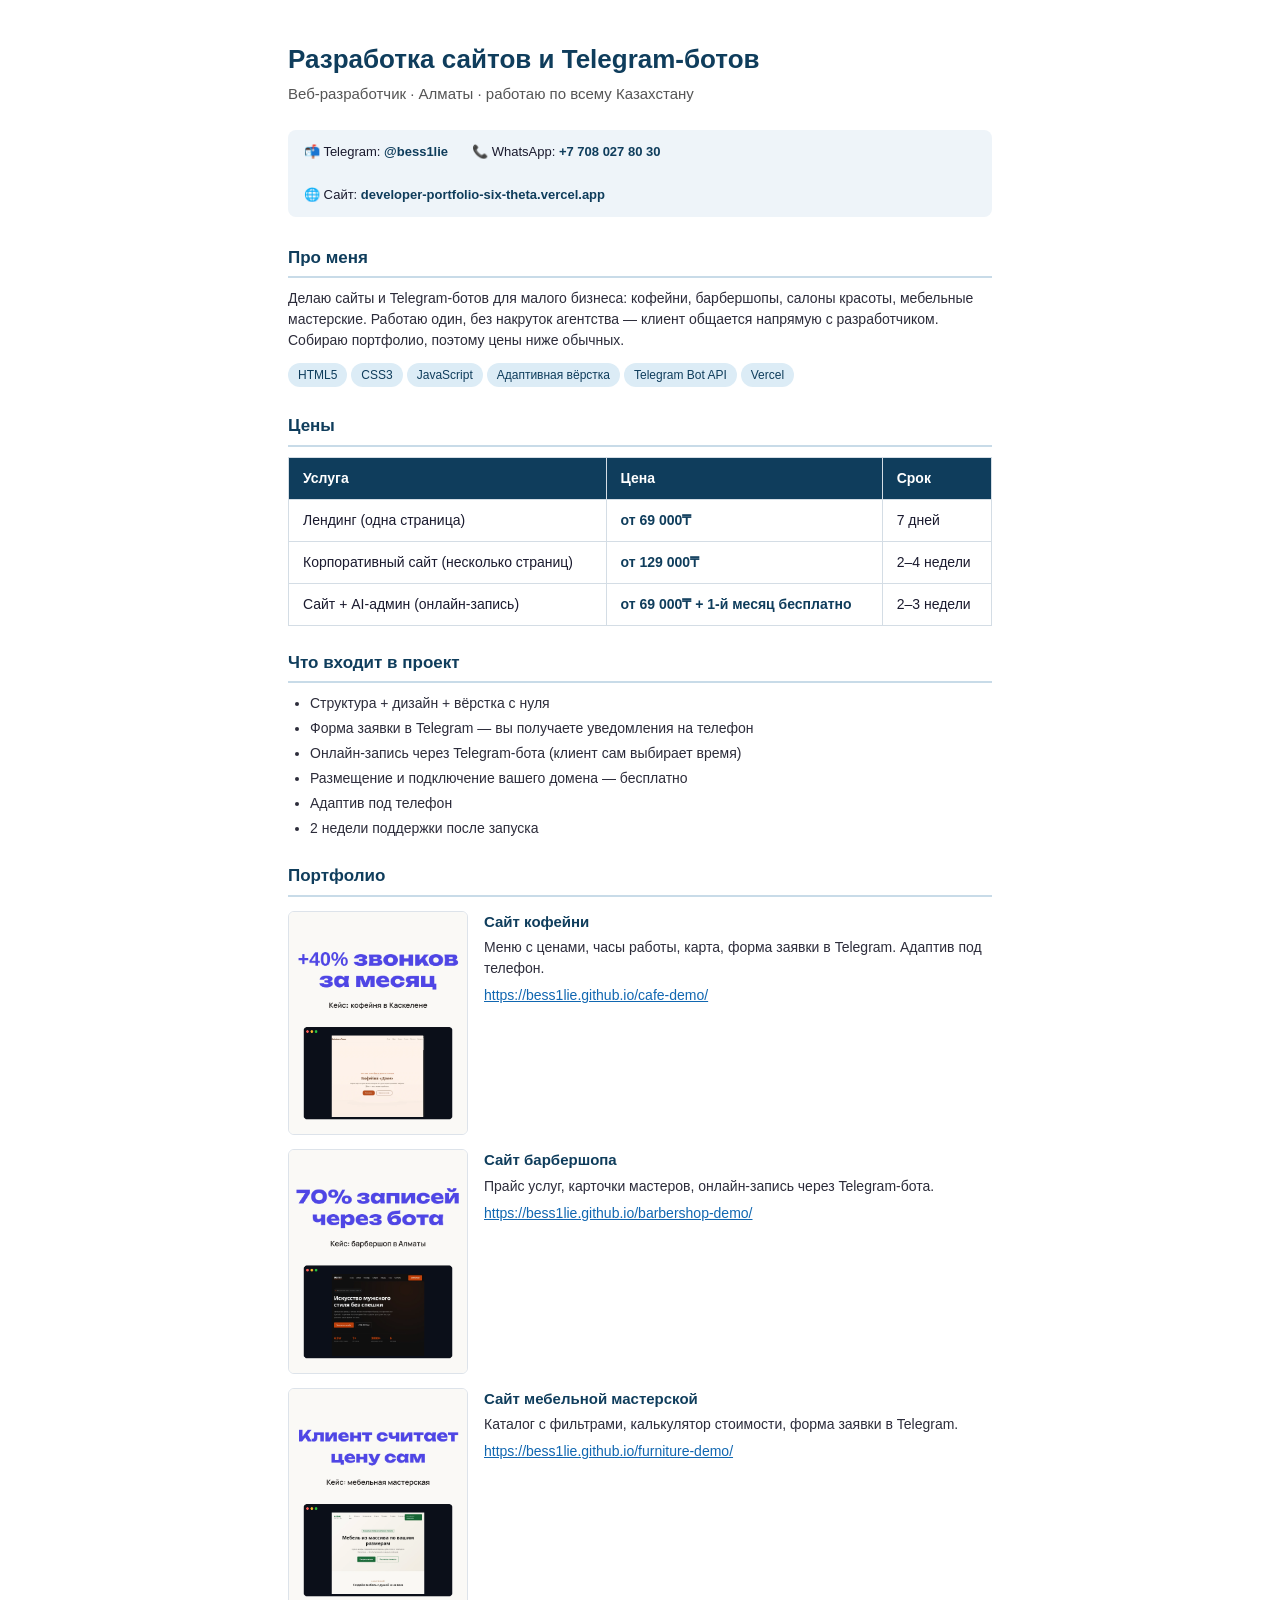
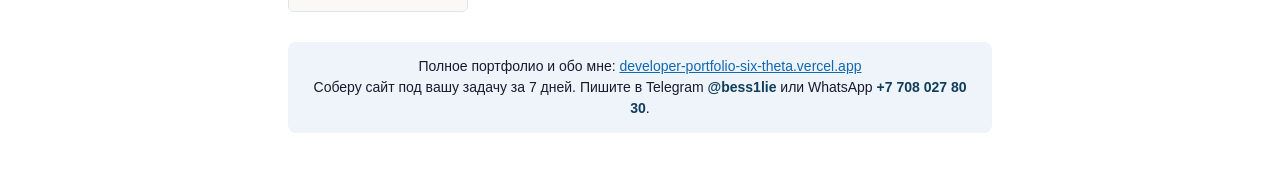
<file: leads/resume-freelancekz/resume.html>
<!DOCTYPE html>
<html lang="ru">
<head>
<meta charset="UTF-8">
<style>
  * { margin: 0; padding: 0; box-sizing: border-box; }
  body {
    font-family: 'Segoe UI', Arial, sans-serif;
    color: #1a1a2e;
    background: #fff;
    font-size: 14px;
    line-height: 1.5;
  }
  .page { width: 800px; margin: 0 auto; padding: 40px 48px; }
  h1 { font-size: 26px; color: #0f3d5c; margin-bottom: 4px; }
  .subtitle { font-size: 15px; color: #555; margin-bottom: 24px; }
  .contact { display: flex; gap: 24px; flex-wrap: wrap; background: #eef4f9; padding: 12px 16px; border-radius: 8px; margin-bottom: 28px; font-size: 13px; }
  .contact b { color: #0f3d5c; }
  h2 { font-size: 17px; color: #0f3d5c; margin: 24px 0 10px; padding-bottom: 6px; border-bottom: 2px solid #c8dbe8; }
  p, li { color: #2c2c3a; }
  ul { padding-left: 22px; margin: 6px 0; }
  li { margin-bottom: 4px; }
  .price-table { width: 100%; border-collapse: collapse; margin: 10px 0; }
  .price-table th, .price-table td { border: 1px solid #d4dde5; padding: 10px 14px; text-align: left; }
  .price-table th { background: #0f3d5c; color: #fff; font-weight: 600; }
  .price-table td:nth-child(2) { white-space: nowrap; font-weight: 700; color: #0f3d5c; }
  .case { display: flex; gap: 16px; margin: 14px 0; }
  .case img { width: 180px; border-radius: 6px; border: 1px solid #dde3ea; }
  .case .info { flex: 1; }
  .case .info a { color: #1167b1; word-break: break-all; }
  .case h3 { font-size: 15px; color: #0f3d5c; margin-bottom: 4px; }
  .footer { margin-top: 30px; background: #eef4f9; padding: 14px 16px; border-radius: 8px; text-align: center; font-size: 14px; }
  .footer b { color: #0f3d5c; }
  .chip { display: inline-block; background: #dcecf6; color: #0f3d5c; padding: 3px 10px; border-radius: 20px; font-size: 12px; margin: 2px 4px 2px 0; }
</style>
</head>
<body>
<div class="page">

  <h1>Разработка сайтов и Telegram-ботов</h1>
  <div class="subtitle">Веб-разработчик · Алматы · работаю по всему Казахстану</div>

  <div class="contact">
    <span>📬 Telegram: <b>@bess1lie</b></span>
    <span>📞 WhatsApp: <b>+7 708 027 80 30</b></span>
    <span>🌐 Сайт: <b>developer-portfolio-six-theta.vercel.app</b></span>
  </div>

  <h2>Про меня</h2>
  <p>Делаю сайты и Telegram-ботов для малого бизнеса: кофейни, барбершопы, салоны красоты, мебельные мастерские. Работаю один, без накруток агентства — клиент общается напрямую с разработчиком. Собираю портфолио, поэтому цены ниже обычных.</p>
  <div style="margin-top:10px">
    <span class="chip">HTML5</span><span class="chip">CSS3</span><span class="chip">JavaScript</span><span class="chip">Адаптивная вёрстка</span><span class="chip">Telegram Bot API</span><span class="chip">Vercel</span>
  </div>

  <h2>Цены</h2>
  <table class="price-table">
    <tr><th>Услуга</th><th>Цена</th><th>Срок</th></tr>
    <tr><td>Лендинг (одна страница)</td><td>от 69 000₸</td><td>7 дней</td></tr>
    <tr><td>Корпоративный сайт (несколько страниц)</td><td>от 129 000₸</td><td>2–4 недели</td></tr>
    <tr><td>Сайт + AI-админ (онлайн-запись)</td><td>от 69 000₸ + 1-й месяц бесплатно</td><td>2–3 недели</td></tr>
  </table>

  <h2>Что входит в проект</h2>
  <ul>
    <li>Структура + дизайн + вёрстка с нуля</li>
    <li>Форма заявки в Telegram — вы получаете уведомления на телефон</li>
    <li>Онлайн-запись через Telegram-бота (клиент сам выбирает время)</li>
    <li>Размещение и подключение вашего домена — бесплатно</li>
    <li>Адаптив под телефон</li>
    <li>2 недели поддержки после запуска</li>
  </ul>

  <h2>Портфолио</h2>

  <div class="case">
    <img src="case-cafe-s1.png" alt="Кейс кофейни">
    <div class="info">
      <h3>Сайт кофейни</h3>
      <p>Меню с ценами, часы работы, карта, форма заявки в Telegram. Адаптив под телефон.</p>
      <p style="margin-top:6px"><a href="https://bess1lie.github.io/cafe-demo/">https://bess1lie.github.io/cafe-demo/</a></p>
    </div>
  </div>

  <div class="case">
    <img src="case-barber-s1.png" alt="Кейс барбершопа">
    <div class="info">
      <h3>Сайт барбершопа</h3>
      <p>Прайс услуг, карточки мастеров, онлайн-запись через Telegram-бота.</p>
      <p style="margin-top:6px"><a href="https://bess1lie.github.io/barbershop-demo/">https://bess1lie.github.io/barbershop-demo/</a></p>
    </div>
  </div>

  <div class="case">
    <img src="case-furniture-s1.png" alt="Кейс мебельной мастерской">
    <div class="info">
      <h3>Сайт мебельной мастерской</h3>
      <p>Каталог с фильтрами, калькулятор стоимости, форма заявки в Telegram.</p>
      <p style="margin-top:6px"><a href="https://bess1lie.github.io/furniture-demo/">https://bess1lie.github.io/furniture-demo/</a></p>
    </div>
  </div>

  <div class="footer">
    Полное портфолио и обо мне: <a href="https://developer-portfolio-six-theta.vercel.app/" style="color:#1167b1">developer-portfolio-six-theta.vercel.app</a><br>
    Соберу сайт под вашу задачу за 7 дней. Пишите в Telegram <b>@bess1lie</b> или WhatsApp <b>+7 708 027 80 30</b>.
  </div>

</div>
</body>
</html>
</file>
<file: assets/css/style.css>
/* =========================================================================
   bess1lie — Editorial Noir · тёмная тема · hairline-система
   ========================================================================= */
@font-face {
  font-family: 'Inter Tight';
  font-style: normal;
  font-weight: 500 800;
  font-display: swap;
  src: url('../fonts/v2/inter-tight-cyrillic.woff2') format('woff2');
  unicode-range: U+0301, U+0400-045F, U+0490-0491, U+04B0-04B1, U+2116;
}
@font-face {
  font-family: 'Inter Tight';
  font-style: normal;
  font-weight: 500 800;
  font-display: swap;
  src: url('../fonts/v2/inter-tight-latin.woff2') format('woff2');
  unicode-range: U+0000-00FF, U+0131, U+0152-0153, U+02BB-02BC, U+02C6, U+02DA, U+02DC, U+2000-206F, U+20AC, U+2122, U+2191, U+2193, U+2212, U+2215, U+FEFF, U+FFFD;
}
@font-face {
  font-family: 'Inter Tight';
  font-style: italic;
  font-weight: 800;
  font-display: swap;
  src: url('../fonts/v2/inter-tight-italic-cyrillic.woff2') format('woff2');
  unicode-range: U+0301, U+0400-045F, U+0490-0491, U+04B0-04B1, U+2116;
}
@font-face {
  font-family: 'Inter Tight';
  font-style: italic;
  font-weight: 800;
  font-display: swap;
  src: url('../fonts/v2/inter-tight-italic-latin.woff2') format('woff2');
  unicode-range: U+0000-00FF, U+0131, U+0152-0153, U+02BB-02BC, U+02C6, U+02DA, U+02DC, U+2000-206F, U+20AC, U+2122, U+2191, U+2193, U+2212, U+2215, U+FEFF, U+FFFD;
}
@font-face {
  font-family: 'Cormorant Garamond';
  font-style: italic;
  font-weight: 500 600;
  font-display: swap;
  src: url('../fonts/v2/cormorant-italic-cyrillic.woff2') format('woff2');
  unicode-range: U+0301, U+0400-045F, U+0490-0491, U+04B0-04B1, U+2116;
}
@font-face {
  font-family: 'Cormorant Garamond';
  font-style: italic;
  font-weight: 500 600;
  font-display: swap;
  src: url('../fonts/v2/cormorant-italic-latin.woff2') format('woff2');
  unicode-range: U+0000-00FF, U+0131, U+0152-0153, U+02BB-02BC, U+02C6, U+02DA, U+02DC, U+2000-206F, U+20AC, U+2122, U+2191, U+2193, U+2212, U+2215, U+FEFF, U+FFFD;
}
@font-face {
  font-family: 'Manrope';
  font-style: normal;
  font-weight: 700;
  font-display: swap;
  src: url('../fonts/manrope/manrope-cyrillic-700-normal.woff2') format('woff2');
  unicode-range: U+0301, U+0400-045F, U+0490-0491, U+04B0-04B1, U+2116;
}
@font-face {
  font-family: 'Manrope';
  font-style: normal;
  font-weight: 700;
  font-display: swap;
  src: url('../fonts/manrope/manrope-latin-700-normal.woff2') format('woff2');
  unicode-range: U+0000-00FF, U+0131, U+0152-0153, U+02BB-02BC, U+02C6, U+02DA, U+02DC, U+2000-206F, U+20AC, U+2122, U+2191, U+2193, U+2212, U+2215, U+FEFF, U+FFFD;
}
@font-face {
  font-family: 'Manrope';
  font-style: normal;
  font-weight: 800;
  font-display: swap;
  src: url('../fonts/manrope/manrope-cyrillic-800-normal.woff2') format('woff2');
  unicode-range: U+0301, U+0400-045F, U+0490-0491, U+04B0-04B1, U+2116;
}
@font-face {
  font-family: 'Manrope';
  font-style: normal;
  font-weight: 800;
  font-display: swap;
  src: url('../fonts/manrope/manrope-latin-800-normal.woff2') format('woff2');
  unicode-range: U+0000-00FF, U+0131, U+0152-0153, U+02BB-02BC, U+02C6, U+02DA, U+02DC, U+2000-206F, U+20AC, U+2122, U+2191, U+2193, U+2212, U+2215, U+FEFF, U+FFFD;
}
@font-face {
  font-family: 'JetBrains Mono';
  font-style: normal;
  font-weight: 400 500;
  font-display: swap;
  src: url('../fonts/v2/jbmono-cyrillic.woff2') format('woff2');
  unicode-range: U+0301, U+0400-045F, U+0490-0491, U+04B0-04B1, U+2116;
}
@font-face {
  font-family: 'JetBrains Mono';
  font-style: normal;
  font-weight: 400 500;
  font-display: swap;
  src: url('../fonts/v2/jbmono-latin.woff2') format('woff2');
  unicode-range: U+0000-00FF, U+0131, U+0152-0153, U+02BB-02BC, U+02C6, U+02DA, U+02DC, U+2000-206F, U+20AC, U+2122, U+2191, U+2193, U+2212, U+2215, U+FEFF, U+FFFD;
}

:root {
  --bg: #FBFBFD;
  --bg-alt: #F5F5F7;
  --surface: #FFFFFF;
  --fg: #1D1D1F;
  --fg-dim: #55555A;
  --line: rgba(29, 29, 31, 0.10);
  --accent: #FF4D1C;
  --accent-strong: #D63A0C;
  --accent-ink: #FFFFFF;
  --paper: #EDEAE3;
  --paper-ink: #0A0A0B;
  --paper-dim: rgba(10, 10, 11, 0.62);
  --font-sans: 'Inter Tight', 'Manrope', system-ui, sans-serif;
  --font-serif: 'Cormorant Garamond', Georgia, serif;
  --font-mono: 'JetBrains Mono', ui-monospace, monospace;
  --maxw: 1440px;
  --header-h: 64px;
  --ez: cubic-bezier(0.16, 1, 0.3, 1);
}

*, *::before, *::after { box-sizing: border-box; }
::selection { background: var(--accent); color: #fff; }

html { scroll-behavior: smooth; scroll-padding-top: 0; overflow-x: clip; }
section { --sec-pt: clamp(72px, 8vw, 120px); }
section[id] { scroll-margin-top: calc(var(--header-h) - var(--sec-pt) + 32px); }
main > section[id] { min-height: calc(100svh - var(--header-h)); display: flex; flex-direction: column; justify-content: center; }
h2[id], section h2 { scroll-margin-top: calc(var(--header-h) + 24px); }

.skip-link {
  position: absolute;
  left: -9999px;
  top: auto;
  width: 1px;
  height: 1px;
  overflow: hidden;
  clip: rect(0 0 0 0);
  clip-path: inset(50%);
  white-space: nowrap;
  background: var(--surface);
  color: var(--fg);
  padding: 12px 18px;
  border-radius: 8px;
  font-weight: 600;
  z-index: 3000;
}
.skip-link:focus,
.skip-link:focus-visible {
  position: fixed;
  left: 16px;
  top: 16px;
  width: auto;
  height: auto;
  overflow: visible;
  clip: auto;
  clip-path: none;
  white-space: normal;
  border: 2px solid var(--accent-strong);
  box-shadow: 0 8px 24px rgba(0,0,0,0.12);
}

html { -webkit-font-smoothing: antialiased; -moz-osx-font-smoothing: grayscale; font-synthesis-weight: none; font-synthesis-style: none; }
body {
  margin: 0;
  overflow-x: clip;
  font-family: var(--font-sans);
  background: var(--bg);
  color: var(--fg);
  line-height: 1.6;
  font-size: 17px;
  font-weight: 400;
  -webkit-font-smoothing: antialiased;
  text-rendering: optimizeLegibility;
}
body::after {
  content: "";
  position: fixed;
  inset: 0;
  z-index: 2000;
  pointer-events: none;
  opacity: 0.05;
  background-image: url("data:image/svg+xml,%3Csvg xmlns='http://www.w3.org/2000/svg' width='120' height='120'%3E%3Cfilter id='n'%3E%3CfeTurbulence type='fractalNoise' baseFrequency='0.9' numOctaves='2'/%3E%3C/filter%3E%3Crect width='120' height='120' filter='url(%23n)' opacity='0.6'/%3E%3C/svg%3E");
}

img { max-width: 100%; height: auto; display: block; }
a { color: inherit; text-decoration: none; }
a:focus-visible, button:focus-visible, summary:focus-visible, input:focus-visible, textarea:focus-visible, select:focus-visible {
  outline: 2px solid var(--accent); outline-offset: 3px; border-radius: 4px;
}
h1, h2, h3, p, dl, dd, ul, ol { margin: 0; }
ul, ol { padding: 0; }

h1, .h-display, h2, h3 {
  font-family: 'Manrope', var(--font-sans);
  font-weight: 800;
  letter-spacing: -0.03em;
  line-height: 1.05;
  text-wrap: balance;
  overflow-wrap: anywhere;
}
.h-display {
  font-size: clamp(2.2rem, 1rem + 3vw, 3.5rem);
}
h1 {
  font-size: clamp(2.2rem, 1rem + 3.2vw, 3.8rem);
}
h1 em {
  font-family: var(--font-sans);
  font-style: italic;
  font-weight: 800;
  letter-spacing: -0.02em;
  padding-right: 0.02em;
  color: var(--accent);
}
.h-display em {
  font-family: var(--font-serif);
  font-style: italic;
  font-weight: 500;
  letter-spacing: -0.01em;
  color: var(--accent);
}

.wrap { width: 100%; max-width: var(--maxw); margin: 0 auto; padding: 0 24px; }
.wrap-narrow { max-width: 820px; }
section { padding: clamp(96px, 12vw, 200px) 0; position: relative; }

.kicker {
  font-family: var(--font-mono);
  font-size: 0.78rem;
  font-weight: 500;
  letter-spacing: 0.08em;
  text-transform: uppercase;
  color: var(--fg-dim);
  margin-bottom: 20px;
}
.kicker-accent { color: var(--accent-strong); }
.lede {
  font-size: clamp(1.05rem, 1rem + 0.6vw, 1.3rem);
  line-height: 1.55;
  color: var(--fg-dim);
  max-width: 620px;
  margin-top: 20px;
  font-weight: 500;
}
.mono {
  font-family: var(--font-mono);
  font-size: 0.78rem;
  letter-spacing: 0.08em;
  text-transform: uppercase;
  color: var(--fg-dim);
  font-weight: 400;
}
.muted { color: var(--fg-dim); font-weight: 400; }
.sr-only {
  position: absolute; width: 1px; height: 1px;
  overflow: hidden; clip: rect(0 0 0 0); white-space: nowrap;
}

/* ---------- Кнопки ---------- */
.btn {
  display: inline-flex;
  align-items: center;
  justify-content: center;
  gap: 10px;
  padding: 14px 26px;
  border-radius: 12px;
  font-family: var(--font-sans);
  font-weight: 600;
  font-size: 15px;
  border: 1px solid transparent;
  cursor: pointer;
  text-align: center;
  line-height: 1.3;
  min-height: 48px;
  transition: background 0.25s var(--ez), border-color 0.25s var(--ez), color 0.25s var(--ez), transform 0.25s var(--ez);
}
.btn-sm { padding: 10px 18px; font-size: 15px; min-height: 44px; }
.btn-lg { padding: 17px 34px; font-size: 16px; }
.btn-accent { background: var(--accent-strong); color: #fff; }
.btn-accent:hover { background: #B8320A; color: #fff; }
.btn-ghost { background: transparent; border-color: var(--line); color: var(--fg); }
.btn-ghost:hover { border-color: var(--fg-dim); }
/* magnetic через Motion: CSS-transition transform мешает пружине — глушим только его */
.js .mag-motion, .js .mag-motion:hover { transition: none; }

/* ---------- Intro ---------- */
.intro {
  position: fixed;
  inset: 0;
  z-index: 3000;
  background: var(--bg);
  display: flex;
  align-items: center;
  justify-content: center;
  animation: intro-out 0.7s var(--ez) 0.55s forwards;
}
.intro-word {
  font-weight: 800;
  font-size: clamp(2.5rem, 8vw, 5rem);
  letter-spacing: -0.04em;
  animation: intro-word 0.9s var(--ez) both;
}
@keyframes intro-word { from { opacity: 0; transform: translateY(24px); } to { opacity: 1; transform: none; } }
@keyframes intro-out { to { opacity: 0; visibility: hidden; } }

/* ---------- Навигация ---------- */
.nav {
  position: fixed;
  top: 0;
  left: 0;
  right: 0;
  z-index: 1000;
  background: rgba(251, 251, 253, 0.86);
  -webkit-backdrop-filter: blur(20px);
  backdrop-filter: blur(20px);
  border-bottom: 1px solid var(--line);
  transition: background 0.3s ease, border-color 0.3s ease, backdrop-filter 0.3s ease;
}
.nav--dark {
  background: rgba(10, 10, 11, 0.78);
  border-bottom-color: rgba(242, 240, 234, 0.12);
}
.nav--dark .wordmark { color: #F2F0EA; }
.nav--dark .nav-links a { color: rgba(242, 240, 234, 0.72); }
.nav--dark .nav-links a:hover,
.nav--dark .nav-links a.is-active { color: #F2F0EA; }
.nav--dark .nav-toggle span { background: #F2F0EA; }
.nav--dark .btn-ghost { border-color: rgba(242,240,234,0.18); color: #F2F0EA; }
.nav--dark .btn-ghost:hover { border-color: rgba(242,240,234,0.36); }
.nav-inner {
  max-width: var(--maxw);
  margin: 0 auto;
  padding: 0 24px;
  height: var(--header-h);
  display: flex;
  align-items: center;
  justify-content: space-between;
  gap: 20px;
  transition: height 0.3s var(--ez);
}
.nav.is-scrolled .nav-inner { height: 52px; }
.wordmark { font-weight: 800; font-size: 1.1rem; letter-spacing: -0.02em; color: var(--fg); display: inline-flex; align-items: center; min-height: 44px; padding: 6px 0; }
.wordmark sup { font-size: 0.7em; color: var(--accent); }
.nav-links { display: flex; gap: 30px; }
.nav-links a {
  font-family: var(--font-mono);
  font-size: 14px;
  letter-spacing: 0.08em;
  text-transform: uppercase;
  color: var(--fg-dim);
  transition: color 0.2s ease;
  padding: 8px 0;
}
.nav-links a:hover, .nav-links a.is-active { color: var(--fg); }
.nav-right { display: flex; align-items: center; gap: 12px; }
.nav-progress { height: 2px; background: transparent; }
.nav-progress i {
  display: block;
  height: 100%;
  background: var(--accent);
  transform-origin: left center;
  transform: scaleX(var(--sp, 0));
}
@supports (animation-timeline: scroll()) {
  .nav-progress i { animation: nav-progress linear both; animation-timeline: scroll(root block); }
}
@keyframes nav-progress { from { transform: scaleX(0); } to { transform: scaleX(1); } }
@media (max-width: 767px) {
  .nav-progress i { animation: none; }
}
.nav-toggle {
  display: none;
  flex-direction: column;
  justify-content: center;
  gap: 6px;
  background: none;
  border: none;
  padding: 8px;
  cursor: pointer;
  min-width: 44px;
  min-height: 44px;
  touch-action: manipulation;
  -webkit-tap-highlight-color: transparent;
  z-index: 1001;
}
.nav-toggle span { display: block; width: 24px; height: 2px; background: var(--fg); border-radius: 2px; transition: transform 0.3s var(--ez), opacity 0.3s ease; }
.nav-toggle[aria-expanded="true"] span:nth-child(1) { transform: translateY(4px) rotate(45deg); }
.nav-toggle[aria-expanded="true"] span:nth-child(2) { transform: translateY(-4px) rotate(-45deg); }
.mmenu {
  position: fixed;
  inset: 0;
  z-index: 999;
  background: var(--bg);
  padding: calc(var(--header-h) + 32px) 28px 48px;
  display: flex;
  flex-direction: column;
  gap: 6px;
  opacity: 0;
  pointer-events: none;
  transition: opacity 0.3s var(--ez);
}
.mmenu.is-open { opacity: 1; pointer-events: auto; }
.mmenu a:not(.btn) {
  min-height:44px;display:flex;align-items:center;
  font-weight: 800;
  font-size: clamp(2rem, 9vw, 3rem);
  letter-spacing: -0.03em;
  line-height: 1.25;
  color: var(--fg);
  opacity: 0;
  transform: translateY(18px);
  transition: opacity 0.5s var(--ez), transform 0.5s var(--ez), color 0.2s ease;
}
.mmenu.is-open a:not(.btn) { opacity: 1; transform: none; }
.mmenu.is-open a:not(.btn):nth-child(1) { transition-delay: 0.05s; }
.mmenu.is-open a:not(.btn):nth-child(2) { transition-delay: 0.1s; }
.mmenu.is-open a:not(.btn):nth-child(3) { transition-delay: 0.15s; }
.mmenu.is-open a:not(.btn):nth-child(4) { transition-delay: 0.2s; }
.mmenu.is-open a:not(.btn):nth-child(5) { transition-delay: 0.25s; }
.mmenu .btn { margin-top: 18px; }

/* ---------- Hero ---------- */
.hero {
  min-height: 100svh;
  display: flex;
  flex-direction: column;
  padding: calc(var(--header-h) + 24px) 0 28px;
  position: relative;
  overflow: hidden;
}
.hero-glow {
  position: absolute;
  inset: -20% -10% auto;
  height: 70%;
  background: radial-gradient(60% 60% at 70% 30%, rgba(255, 77, 28, 0.13), transparent 70%);
  pointer-events: none;
  opacity: 0.95;
}
.hero-main { flex: 1; display: grid; grid-template-columns: minmax(0,1.05fr) minmax(0,.95fr); gap: clamp(32px,4vw,64px); align-items: center; padding: 8px 0 16px; position: relative; z-index: 2; }
.hero { padding-bottom: clamp(40px, 6svh, 72px); }
.hero-copy { display: flex; flex-direction: column; }
.hero-copy .kicker { margin-bottom: 12px; }
#hero-title {
  font-size: clamp(2.2rem, 1rem + 2vw, 3.2rem);
  line-height: 1.05;
  max-width: 19ch;
  text-wrap: balance;
}
.hero h1 .line { display: block; overflow: hidden; }
.hero h1 .line > span { display: block; }
.hero-sub {
  margin-top: 14px;
  font-size: 1.06rem;
  line-height: 1.5;
  color: var(--fg-dim);
  max-width: 540px;
  font-weight: 400;
}
.hero-cta { display: flex; flex-wrap: wrap; gap: 12px; margin-top: 18px; }
.hero-note { margin-top: 12px; font-size: 0.9rem; color: var(--fg-dim); }
.hero-note a { color: var(--fg); text-decoration: underline; text-underline-offset: 3px; }
.hero-stack {
  position: relative;
  width: 100%;
  max-width: 560px;
  aspect-ratio: 1 / 1;
  max-height: calc(100svh - var(--header-h) - 96px);
  margin: 0 auto;
}
.hero-stack-marquee { display:none; }
@keyframes hero-marquee{ from{transform:translateX(0)} to{transform:translateX(-50%)} }
.booking-card {
  background: #F0FDF4;
  border: 1px solid #86EFAC;
  border-radius: 12px;
  padding: 16px;
  display: flex;
  flex-direction: column;
  gap: 8px;
  width: 100%;
  max-width: 100%;
  align-self: stretch;
  box-shadow: 0 4px 12px rgba(21, 128, 61, 0.08);
}
.booking-head,
.booking-card-head {
  display: flex;
  align-items: center;
  gap: 8px;
}
.booking-head .msg-ok-icon,
.booking-card-head .msg-ok-icon,
.booking-card-icon {
  width: 20px; height: 20px;
  border-radius: 50%;
  background: #15803D;
  color: #fff;
  display: grid; place-items: center;
  font-size: 11px; font-weight: 700;
  flex-shrink: 0;
}
.booking-head strong,
.booking-card-title {
  font-size: 13px;
  font-weight: 700;
  color: #15803D;
  line-height: 1.2;
}
.booking-details,
.booking-card-details {
  display: flex;
  flex-direction: column;
  gap: 2px;
  padding-left: 28px;
  font-size: 11.5px;
  line-height: 1.4;
  color: #1D1D1F;
}
.booking-card-details span:nth-child(1),
.booking-card-details span:nth-child(2) {
  color: #374151;
  font-size: 11.5px;
}
.booking-price,
.booking-card-price {
  font-size: 15px;
  font-weight: 800;
  color: #15803D;
  margin-top: 2px;
}
@media (prefers-reduced-motion: reduce) {
  .hero-stack, .hero-stack * { animation: none; }
}
.hero-facts {
  display: grid;
  grid-template-columns: repeat(4, 1fr);
  gap: 0;
  margin-top: auto;
  margin-left: -24px;
  margin-right: -24px;
  width: calc(100% + 48px);
  padding: 0 24px;
  border-top: 1px solid var(--line);
  height: 56px;
  min-height: 56px;
  max-height: 64px;
  align-items: center;
  box-sizing: border-box;
}
.hero-facts--chips {
  display: grid;
  grid-template-columns: repeat(4, 1fr);
  gap: 0;
  margin-top: 20px;
  margin-left: 0;
  margin-right: 0;
  width: 100%;
  padding: 14px 0;
  border-top: 1px solid var(--line);
  border-bottom: 1px solid var(--line);
  height: auto;
  min-height: 0;
  max-height: none;
  box-sizing: border-box;
}
.hero-facts--chips > div { padding: 6px 12px; border-left: 1px solid var(--line); text-align: center; }
.hero-facts--chips > div:first-child { border-left: none; padding-left: 0; }
.hero-facts--chips dt { font-weight: 700; font-size: 0.92rem; line-height: 1.2; }
.hero-facts--chips dd { margin: 1px 0 0; font-size: 0.72rem; color: var(--fg-dim); line-height: 1.2; }
.hero-facts > div { padding: 10px 16px; border-left: 1px solid var(--line); }
.hero-facts > div:first-child { border-left: none; padding-left: 0; }
.hero-facts dt { font-weight: 700; font-size: 0.98rem; line-height: 1.2; }
.hero-facts dd { margin: 1px 0 0; font-size: 0.76rem; color: var(--fg-dim); line-height: 1.2; }

/* Тёмные острова: Работы и AI-админ — full-bleed */
.work[data-theme="dark"],
.aiadmin[data-theme="dark"] {
  --bg: #0E0E10;
  --bg-alt: #151518;
  --surface: #1B1B1F;
  --fg: #F2F0EA;
  --fg-dim: rgba(242, 240, 234, 0.72);
  --line: rgba(242, 240, 234, 0.12);
  background: var(--bg);
  color: var(--fg);
  border-radius: 0;
  margin: 0;
}
/* fallback если вдруг без data-theme — не затемнять */
.work:not([data-theme]), .aiadmin:not([data-theme]) {
  background: var(--bg);
  color: var(--fg);
}

/* ---------- Работы ---------- */
.work { background: var(--bg); padding: clamp(48px, 6vw, 80px) 0; }
.work-block {
  display: flex;
  flex-direction: column;
  gap: 24px;
  margin-top: 32px;
  padding-bottom: 16px;
}
.work-tabs {
  display: grid;
  grid-template-columns: repeat(3, 1fr);
  gap: 16px;
  padding-bottom: 24px;
  border-bottom: none;
}
.work-tab {
  display: flex;
  flex-direction: column;
  gap: 4px;
  padding: 14px 18px;
  border: 1px solid var(--line);
  border-radius: 12px;
  background: var(--surface);
  color: var(--fg);
  cursor: pointer;
  transition: border-color 0.22s, background 0.22s;
  font: inherit;
  text-align: left;
  min-height: 0;
}
[data-theme="dark"] .work-tab { background: #151518; border-color: rgba(242,240,234,0.08); }
.work-tab:hover { border-color: rgba(255,77,28,0.25); }
.work-tab.is-active {
  background: var(--accent);
  color: #fff;
  border-color: var(--accent);
  box-shadow: 0 10px 24px rgba(255,77,28,.28);
}
[data-theme="dark"] .work-tab.is-active { background: var(--accent); border-color: var(--accent); color: #fff; }
.work-tab.is-active .work-tab-num,
.work-tab.is-active .work-tab-title { color: rgba(255,255,255,0.85); }
.work-tab-num { font-family: var(--font-mono); font-size: 0.72rem; color: var(--fg-dim); letter-spacing: 0.06em; }
.work-tab-title { font-weight: 700; font-size: 1.05rem; line-height: 1.2; }
.work-tab-meta { font-family: var(--font-mono); font-size: 0.72rem; color: var(--fg-dim); line-height: 1.3; }
.work-scene {
  display: grid;
  grid-template-columns: minmax(280px, 0.72fr) minmax(0, 1.5fr);
  gap: 32px;
  align-items: center;
  padding-bottom: clamp(40px, 6vh, 88px);
}
.work-panel { display: flex; flex-direction: column; gap: 10px; max-width: 340px; }
.work-panel-num { font-family: var(--font-mono); font-size: 0.78rem; color: var(--fg-dim); letter-spacing: 0.08em; }
.work-panel-type { font-family: var(--font-mono); font-size: 0.78rem; color: var(--fg-dim); letter-spacing: 0.12em; text-transform: uppercase; }
.work-panel h3 { font-size: 1.6rem; font-weight: 700; line-height: 1.1; margin: 4px 0 8px; }
.work-panel p { color: var(--fg-dim); font-size: 1rem; line-height: 1.6; }
.work-panel .tags { flex-wrap: wrap; gap: 6px; margin: 8px 0; }
.work-panel .tags li { font-size: 0.72rem; padding: 6px 12px; }
.work-panel-meta { display: flex; gap: 16px; font-family: var(--font-mono); font-size: 0.78rem; color: var(--fg-dim); margin: 8px 0; }
.work-panel-meta span:first-child { font-weight: 700; color: var(--fg); }
.work-list { display: none; }
.work-item {
  display: grid;
  grid-template-columns: 44px 1fr;
  gap: 12px;
  padding: 16px;
  border: 1px solid transparent;
  border-radius: 12px;
  background: transparent;
  text-align: left;
  cursor: pointer;
  transition: background 0.22s var(--ez), border-color 0.22s var(--ez);
  color: var(--fg);
  width: 100%;
  font: inherit;
}
.work-item:hover { border-color: var(--line); background: rgba(242,240,234,0.06); }
.work-item.is-active { background: var(--surface); border-color: var(--line); }
[data-theme="dark"] .work-item.is-active { background: #1B1B1F; border-color: rgba(242,240,234,0.12); }
.work-num { font-family: var(--font-mono); font-size: 0.78rem; color: var(--fg-dim); margin-top: 4px; }
.work-item h3 { font-size: 1.32rem; font-weight: 700; letter-spacing: -0.02em; margin-bottom: 6px; }
.work-item .mono { font-size: 0.78rem; color: var(--fg-dim); margin-bottom: 0; display: block; }
.work-item-detail { display: none; margin-top: 12px; }
.work-item.is-active .work-item-detail { display: block; animation: work-detail-in 0.35s var(--ez); }
@keyframes work-detail-in { from { opacity: 0; transform: translateY(6px); } to { opacity: 1; transform: none; } }
.work-item-detail > p { color: var(--fg-dim); font-size: 0.96rem; line-height: 1.55; margin-bottom: 12px; }
.tags { list-style: none; display: flex; flex-wrap: wrap; gap: 8px; margin: 0 0 16px; }
.tags li {
  font-family: var(--font-mono);
  font-size: 0.72rem;
  letter-spacing: 0.08em;
  text-transform: uppercase;
  border: 1px solid var(--line);
  border-radius: 999px;
  padding: 6px 12px;
  color: var(--fg-dim);
}
.work-visual { position: sticky; top: calc(var(--header-h) + 20px); }
.work-mock {
  border-radius: 14px;
  overflow: hidden;
  border: 1px solid var(--line);
  background: var(--surface);
  aspect-ratio: 16 / 10;
  max-height: min(62svh, 560px);
  display: flex;
  flex-direction: column;
}
[data-theme="dark"] .work-mock { background: #1B1B1F; border-color: rgba(242,240,234,0.12); }
.browser-bar { display: flex; gap: 7px; padding: 12px 16px; border-bottom: 1px solid var(--line); flex-shrink: 0; }
.browser-bar i { width: 11px; height: 11px; border-radius: 50%; background: rgba(237, 234, 227, 0.22); }
.browser-bar i:first-child { background: #F87171; }
.browser-bar i:nth-child(2) { background: #FBBF24; }
.browser-bar i:last-child { background: #34D399; }
.work-mock { position: relative; }
.work-mock-inner { flex: 1; position: relative; overflow: hidden; background: #0B0B0D; }
.work-mock-inner img { position: absolute; inset: 0; width: 100%; height: 100%; object-fit: cover; object-position: top; opacity: 0; transform: translateY(10px) scale(.985); filter: blur(3px); transition: opacity 0.55s var(--ez), transform 0.55s var(--ez), filter 0.55s var(--ez); }
.work-mock-inner img:not([hidden]) { opacity: 1; transform: none; filter: blur(0); }
.work-mock { transition: transform .35s var(--ez), box-shadow .35s var(--ez); }
.work-mock:hover { transform: translateY(-3px); box-shadow: 0 28px 70px rgba(0,0,0,.35); }
.work-mock:hover .work-mock-inner img:not([hidden]) { transform: scale(1.015); }

@media (prefers-reduced-motion: reduce) {
  .work-mock-inner img { transition: none; transform: none; }
}
/* mobile carousel */
.work-carousel { display: none; }
.work-carousel-track {
  display: flex;
  gap: 16px;
  overflow-x: auto;
  overflow-y: hidden;
  scroll-snap-type: x mandatory;
  -webkit-overflow-scrolling: touch;
  scrollbar-width: none;
  padding-bottom: 12px;
}
.work-carousel-track::-webkit-scrollbar { display: none; }
.work-carousel-card {
  flex: 0 0 82%;
  scroll-snap-align: start;
  background: var(--surface);
  border: 1px solid var(--line);
  border-radius: 18px;
  padding: 16px;
}
[data-theme="dark"] .work-carousel-card { background: #1B1B1F; border-color: rgba(242,240,234,0.12); }
.work-carousel-mock { border-radius: 12px; overflow: hidden; aspect-ratio: 16/10; margin-bottom: 14px; background: #0B0B0D; }
.work-carousel-mock img { width: 100%; height: 100%; object-fit: cover; object-position: top; }
.work-carousel-card h3 { font-size: 1.15rem; font-weight: 700; margin-bottom: 6px; }
.work-carousel-card .mono { font-size: 0.78rem; color: var(--fg-dim); display: block; margin-bottom: 8px; }
.work-carousel-card p { color: var(--fg-dim); font-size: 0.95rem; margin-bottom: 12px; }
.work-dots { display: flex; gap: 8px; justify-content: center; margin-top: 14px; }
.work-dots span { width: 8px; height: 8px; border-radius: 50%; background: var(--line); transition: background 0.2s; }
.work-dots span.is-active { background: var(--accent); }
.browser-mock { display: none; }
.phone-mock { display: none; }

/* ---------- Услуги ---------- */
.services { background: var(--bg-alt); }
.bento {
  display: grid;
  grid-template-columns: repeat(12, 1fr);
  gap: 16px;
  margin-top: 40px;
}
.bento-tile {
  position: relative;
  overflow: hidden;
  background: var(--surface);
  border-radius: 20px;
  border: 1px solid var(--line);
  padding: 28px;
  box-shadow: 0 8px 24px rgba(29,29,31,0.06);
  transition: transform 0.28s var(--ez), border-color 0.22s, box-shadow 0.22s;
  display: flex;
  flex-direction: column;
}
.bento-tile::after {
  content: "";
  position: absolute;
  inset: 0;
  opacity: 0;
  pointer-events: none;
  background: radial-gradient(480px circle at var(--mx, 50%) var(--my, 50%), rgba(214,58,12,.07), transparent 60%);
  transition: opacity 0.25s;
}
.bento-tile:hover { transform: translateY(-2px); border-color: rgba(214,58,12,.28); box-shadow: 0 16px 40px rgba(29,29,31,0.10); }
.bento-tile:hover::after { opacity: 1; }
.bento--lendings { grid-column: 1 / span 5; grid-row: 1; }
.bento--bots { grid-column: 6 / span 7; }
.bento--corp { grid-column: 1 / span 4; }
.bento--auto { grid-column: 5 / span 4; }
.bento--integr { grid-column: 9 / span 4; }
.bento-ico {
  width: 44px; height: 44px;
  border-radius: 12px;
  border: 1px solid var(--line);
  display: flex; align-items: center; justify-content: center;
  color: var(--accent);
  margin-bottom: 18px;
}
.bento-ico svg { width: 28px; height: 28px; stroke-width: 1.5; transition: transform .25s var(--ez); }
.bento-tile:hover .bento-ico svg { transform: translateY(-2px) scale(1.05); }
.bento-tile:hover .bento-ico { border-color: rgba(214,58,12,.3); color: var(--accent-strong); }
.bento-tile h3 { font-size: 1.5rem; font-weight: 700; letter-spacing: -0.02em; margin-bottom: 10px; }
.bento-tile > p { color: var(--fg-dim); font-size: 1rem; line-height: 1.6; max-width: none; }
.bento-chip { display: block; min-width: 0; max-width: 100%; margin-top: 14px; font-size: 0.92rem; line-height: 1.45; background: var(--bg-alt); border: 1px solid var(--line); border-radius: 999px; padding: 8px 14px; color: var(--fg-dim); overflow-wrap: anywhere; word-break: break-word; }
.bento-chip strong { color: var(--fg); }
.more-line { margin-top: 28px; color: var(--fg-dim); }
/* legacy svc-list keep for fallback */
.svc-list { display: none; }

/* ---------- AI-админ ---------- */
.aiadmin { background: var(--bg-alt); border-top: 1px solid var(--line); border-bottom: 1px solid var(--line); }
.stat-big { margin-top: 40px; display: flex; align-items: baseline; gap: 18px; flex-wrap: wrap; }
.stat-num {
  font-family: var(--font-serif);
  font-style: italic;
  font-weight: 500;
  font-size: clamp(4rem, 3rem + 6vw, 8rem);
  line-height: 1;
  color: var(--accent);
}
.stat-big small { color: var(--fg-dim); max-width: 300px; font-size: 0.95rem; }
.ai-grid {
  display: grid;
  grid-template-columns: 0.9fr 1.1fr;
  gap: 64px;
  align-items: start;
  margin-top: 56px;
}
.iphone{
  --w: 300px;
  --rim: calc(var(--w) * 0.012);
  --bezel: calc(var(--w) * 0.033);
  --r-out: calc(var(--w) * 0.155);
  position: relative;
  width: var(--w);
  aspect-ratio: 390 / 844;
  border-radius: var(--r-out);
  background: linear-gradient(160deg,#5a5a5e 0%,#1a1a1d 22%,#08080a 50%,#2e2e32 82%,#4c4c50 100%);
  padding: calc(var(--rim) + var(--bezel));
  box-shadow: 0 34px 68px -24px rgba(0,0,0,.5), 0 10px 24px -12px rgba(0,0,0,.35), inset 0 0 0 1px rgba(255,255,255,.10);
}
.iphone-btn{position:absolute;width:3px;border-radius:2px;background:linear-gradient(90deg,#77777b,#333338);}
.iphone-btn--mute{left:-3px;top:17%;height:3.2%;}
.iphone-btn--volu{left:-3px;top:23%;height:5.4%;}
.iphone-btn--vold{left:-3px;top:30%;height:5.4%;}
.iphone-btn--power{right:-3px;top:25%;height:8.6%;background:linear-gradient(270deg,#77777b,#333338);}
.iphone .phone-screen{
  height:100%; min-height:0; overflow:hidden;
  border-radius: calc(var(--r-out) - var(--rim) - var(--bezel));
  background:#F2F2F7; display:flex; flex-direction:column; padding:0 0 6px;
}
.iphone-statusbar{
  position:relative; flex-shrink:0;
  display:flex; align-items:center; justify-content:space-between;
  height: calc(var(--w) * 0.10);
  padding: calc(var(--w) * 0.03) 20px 0;
  color:#000;
}
.iphone-time{font-family:-apple-system,'Inter Tight',var(--font-sans);font-weight:600;font-size:calc(var(--w)*0.05);letter-spacing:.02em;}
.iphone-icons{display:flex;align-items:center;gap:5px;color:#000;}
.iphone-icons svg{display:block;}
.iphone-island{
  position:absolute; left:50%; top:calc(var(--w)*0.028); transform:translateX(-50%);
  width:calc(var(--w)*0.30); height:calc(var(--w)*0.085);
  background:#000; border-radius:999px;
}
.iphone .chat-scroll{flex:1;min-height:0;display:flex;flex-direction:column;gap:6px;padding:8px 10px 6px;overflow:hidden;}
.iphone .msg{font-size:clamp(14px, calc(var(--w)*0.05), 16px);}
.iphone-home{flex-shrink:0;width:calc(var(--w)*0.38);height:5px;border-radius:999px;background:#000;opacity:.85;margin:6px auto 4px;}
.ai-grid .phone.iphone{ --w: clamp(300px, 26vw, 360px); }
@media (max-width:1024px){ .ai-grid .phone.iphone{ margin-inline:auto; } }
@media (max-width:480px){ .ai-grid .phone.iphone{ --w:min(340px,92%); position:static; } }
html.js .chat-item {
  visibility: hidden;
  opacity: 0;
  transform: translateY(10px);
}
html.js .chat-item.is-shown {
  visibility: visible;
  opacity: 1;
  transform: none;
  transition: opacity 0.35s var(--ez), transform 0.35s var(--ez);
}
html.js .phone .typing {
  visibility: hidden;
  opacity: 0;
}
html.js .phone .typing.is-shown,
.phone .typing.is-shown {
  visibility: visible;
  opacity: 1;
}

.phone-header {
  display: flex; align-items: center; gap: 10px;
  padding: 8px 12px;
  margin: 0 0 6px;
  background: #FFFFFF;
  border-bottom: 1px solid rgba(29,29,31,0.08);
}
.phone-avatar {
  width: 36px; height: 36px;
  border-radius: 50%;
  background: var(--accent);
  color: #fff;
  display: grid; place-items: center;
  font-weight: 700; font-size: 14px;
}
.phone-header strong { font-size: 14px; font-weight: 700; color: #1D1D1F; display: block; }
.phone-online { font-size: 12px; color: #15803D; }
.msg-time {
  display: block;
  font-family: var(--font-mono);
  font-size: 12px;
  color: #6B6B71;
  margin-top: 4px;
}
.msg-out .msg-time { color: rgba(255,255,255,0.85); }
.msg-ok .msg-time { color: #15803D; }
.msg-ok-icon {
  width: 20px; height: 20px;
  border-radius: 50%;
  background: #15803D;
  color: #fff;
  display: grid; place-items: center;
  font-size: 12px; font-weight: 700;
}
.chat-meta { text-align: center; font-size: 0.8rem; color: #55555A; font-family: var(--font-mono); letter-spacing: 0.06em; text-transform: uppercase; margin-bottom: 4px; }
html.js .msg {
  opacity: 0;
  transform: translateY(10px);
}
.msg {
  padding: 10px 14px;
  border-radius: 14px;
  font-size: 16px;
  line-height: 1.45;
  max-width: 80%;
  transition: opacity 0.45s var(--ez), transform 0.45s var(--ez);
  overflow-wrap: anywhere;
  word-break: break-word;
}
.msg.show { opacity: 1; transform: none; }
.msg-in { background: #FFFFFF; color: #1D1D1F; align-self: flex-start; border-bottom-left-radius: 4px; border: 1px solid rgba(29,29,31,0.08); }
.msg-out { background: #D63A0C; color: #FFFFFF; align-self: flex-end; border-bottom-right-radius: 4px; font-size: 17px; font-weight: 600; line-height: 1.45; }
html.js .msg-ok {
  opacity: 0;
  transform: translateY(10px);
}
.msg-ok {
  align-self: center;
  display: flex;
  align-items: center;
  flex-wrap: wrap;
  gap: 6px 8px;
  background: #DCFCE7;
  border: 1px solid #86EFAC;
  color: #15803D;
  font-size: 14px;
  font-weight: 600;
  transition: opacity 0.45s var(--ez), transform 0.45s var(--ez);
  max-width: 80%;
  overflow-wrap: anywhere;
}
.msg-ok .msg-time {
  flex-basis: 100%;
  width: 100%;
}
.msg-ok.show { opacity: 1; transform: none; }
.typing { align-self: flex-end; display: none; gap: 5px; padding: 12px 16px; background: #D63A0C; border-radius: 14px; border-bottom-right-radius: 4px; }
.typing.is-shown, .typing.on { display: flex; }
.typing span { width: 6px; height: 6px; border-radius: 50%; background: rgba(255, 255, 255, 0.9); }
.steps { list-style: none; margin: 0 0 28px; font-size: 1.1rem; display: flex; flex-direction: column; gap: 12px; }
.steps li {
  position: relative;
  padding: 18px 20px 18px 78px;
  background: rgba(255,255,255,.03);
  border: 1px solid var(--line);
  border-radius: 16px;
  transition: border-color .2s, background .2s;
}
.steps li:hover { border-color: rgba(214,58,12,.35); background: rgba(255,255,255,.05); }
.steps .mono {
  display: grid; place-items: center;
  position: absolute; left: 18px; top: 50%; transform: translateY(-50%);
  width: 44px; height: 44px; margin: 0;
  border: 1px solid rgba(214,58,12,.4); border-radius: 50%;
  color: var(--accent); font-size: .8rem;
}
.compare { margin-bottom: 28px; background: rgba(214,58,12,.06); border: 1px solid rgba(214,58,12,.22); border-radius: 18px; padding: 6px 22px; }
.compare-row {
  display: grid;
  grid-template-columns: 1fr auto auto;
  gap: 18px;
  align-items: baseline;
  padding: 18px 0;
  font-size: 1.05rem;
}
.compare-dim { color: var(--fg-dim); }
.compare-old { text-decoration: line-through; }
.compare-hi strong { font-size: 2rem; font-weight: 800; letter-spacing: -0.02em; }
.compare-hi { color: var(--fg); }
.ai-grid .btn-lg { width: 100%; padding: 18px 24px; font-size: 1.05rem; box-shadow: 0 14px 34px rgba(214,58,12,.25); }

/* ---------- Тарифы ---------- */
.pricing { background: var(--bg); }
.price-list { border-top: 1px solid var(--line); margin-top: 32px; }
.price-row {
  display: grid;
  grid-template-columns: 1.2fr 0.7fr 0.9fr;
  gap: 24px;
  align-items: center;
  padding: 24px 0;
  border-bottom: 1px solid var(--line);
  transition: background 0.18s, transform 0.25s var(--ez);
}
.price-row:hover { background: rgba(29,29,31,0.02); transform: translateY(-2px); }
.price-row:hover .price { color: var(--accent-strong); }
.price-row .price { transition: color .2s; }
.price-main h3 { font-size: 1.25rem; font-weight: 700; margin-bottom: 6px; }
.price-main p { color: var(--fg-dim); font-size: 1rem; line-height: 1.5; }
.price {
  font-size: clamp(1.7rem, 1.2rem + 1.4vw, 2.4rem);
  font-weight: 700;
  letter-spacing: -0.02em;
  color: var(--fg);
  white-space: nowrap;
  /* standalone prices: proportional figures read evenly (tabular "1" leaves a visible hole) */
  font-variant-numeric: proportional-nums;
}
.price-from {
  font-family: var(--font-mono);
  font-size: 0.8rem;
  font-weight: 400;
  letter-spacing: 0.06em;
  text-transform: uppercase;
  color: var(--fg-dim);
  margin-right: 6px;
}
.price-meta { text-align: center; }
.price-side .mono { color: var(--fg-dim); font-size: 12px; display: block; margin-bottom: 6px; }
.price-side .ex { font-size: 0.92rem; color: var(--fg-dim); margin-bottom: 10px; }
.price-row--accent {
  background: rgba(255,77,28,0.06);
  border-left: 2px solid var(--accent);
  padding-left: 22px;
  margin-left: -22px;
  width: calc(100% + 22px);
}
.flag {
  display: inline-block;
  font-size: 0.72rem;
  font-weight: 700;
  letter-spacing: 0.1em;
  text-transform: uppercase;
  background: var(--accent-strong);
  color: #fff;
  border-radius: 999px;
  padding: 4px 12px;
  vertical-align: middle;
}
.fine { margin-top: 22px; color: var(--paper-dim); font-size: 0.92rem; max-width: 680px; }

/* ---------- Процесс (legacy removed, see below) ---------- */

/* ---------- FAQ ---------- */
.faq-list { max-width: 820px; }
.faq-lede { margin-top: 12px; color: var(--fg-dim); font-size: 1.05rem; }
.faq-item { border-bottom: 1px solid color-mix(in srgb, var(--line) 60%, transparent); }
.faq-question {
  cursor: pointer;
  padding: 30px 0;
  font-weight: 650;
  font-family: var(--font-sans);
  font-size: clamp(1.2rem, 1.05rem + 1vw, 1.65rem);
  letter-spacing: -0.02em;
  line-height: 1.25;
  color: var(--fg);
  background: none;
  border: none;
  width: 100%;
  text-align: left;
  display: flex;
  align-items: center;
  justify-content: space-between;
  gap: 20px;
}
.faq-icon { font-size: 1.6rem; font-weight: 400; color: var(--fg-dim); line-height: 1; transition: transform 0.35s var(--ez), color 0.2s; flex-shrink: 0; }
.faq-question:hover .faq-icon { color: var(--accent); }
.faq-item.is-open .faq-icon { transform: rotate(45deg); color: var(--accent); }
.faq-answer { display: grid; grid-template-rows: 0fr; transition: grid-template-rows 0.4s var(--ez); overflow: hidden; }
.faq-answer > div { overflow: hidden; }
.faq-item.is-open .faq-answer { grid-template-rows: 1fr; }
.faq-answer p { padding: 2px 0 34px; color: var(--fg-dim); font-size: 1.02rem; line-height: 1.65; max-width: 64ch; }

/* ---------- Контакты ---------- */
.contact-grid { display: grid; grid-template-columns: 1fr 1fr; gap: 64px; align-items: start; margin-top: 8px; }
.contact-left {
  background: #0A0A0B;
  border: 1px solid rgba(237, 234, 227, 0.12);
  border-radius: 28px;
  padding: clamp(24px, 3vw, 40px);
  box-shadow: 0 40px 90px -40px rgba(0, 0, 0, 0.5);
}
.contact-left .contact-trust { color: rgba(237, 234, 227, 0.58); }
.contact-left .contact-alt { color: rgba(237, 234, 227, 0.58); }
.contact-left .contact-alt a { color: #EDEAE3; }
.contact-buttons { display: flex; flex-wrap: wrap; gap: 12px; margin: 4px 0 10px; }
.contact .btn-xl { width: 100%; }
.contact-trust { color: var(--fg-dim); font-size: 0.92rem; margin-top: 16px; }
.contact-alt { color: var(--fg-dim); margin-top: 14px; font-size: 0.95rem; }
.contact-alt a { color: var(--fg); text-decoration: underline; text-underline-offset: 3px; display: inline-flex; align-items: center; min-height: 44px; }
.contact-links { list-style: none; margin: 32px 0 0; padding: 0; display: flex; flex-wrap: wrap; gap: 10px 26px; }
.contact-links a { display: inline-flex; align-items: center; gap: 8px; color: var(--fg-dim); font-weight: 600; font-size: 0.95rem; min-height: 44px; }
.contact-links a:hover { color: var(--fg); }

/* Тёмная карточка: ghost-кнопка и ссылки под светлый текст (ср. .nav--dark) */
.contact-left .btn-ghost { border-color: rgba(242,240,234,0.22); color: #F2F0EA; }
.contact-left .btn-ghost:hover { border-color: rgba(242,240,234,0.45); color: #fff; background: rgba(242,240,234,0.06); }
.contact-left .contact-trust { display: flex; gap: 10px; }
.contact-left .contact-trust::before { content: ""; flex: none; width: 8px; height: 8px; border-radius: 50%; background: var(--accent); margin-top: 7px; }
.contact-left .contact-alt { border-top: 1px solid rgba(237,234,227,0.12); padding-top: 18px; margin-top: 20px; }
.contact-left .contact-links { border-top: 1px solid rgba(237,234,227,0.12); padding-top: 22px; margin-top: 22px; }
.contact-left .contact-links a { color: rgba(237,234,227,0.72); }
.contact-left .contact-links a:hover { color: #fff; }

/* Форма: ритм, ховер чипов, видимый фокус, акцентная отправка */
.lead-form h3 { font-size: 1.35rem; letter-spacing: -0.01em; }
.lead-form .field input:focus, .lead-form .field textarea:focus { border-color: var(--accent); box-shadow: 0 0 0 3px rgba(214,58,12,.15); }
.radio-chip:hover { border-color: var(--fg-dim); }
.lead-form .btn { padding: 16px 24px; font-size: 1rem; box-shadow: 0 14px 34px rgba(214,58,12,.25); }
.lead-form .btn:disabled { opacity: 0.7; box-shadow: none; }
.lead-form .field input::placeholder, .lead-form .field textarea::placeholder { color: #3F3F44; opacity: 1; font-weight: 500; }
.lead-form .field input:hover, .lead-form .field textarea:hover { border-color: var(--fg-dim); }
.radio-chip:has(input:checked) span.radio-chip-title { color: var(--accent-strong); }

/* Интерес: строки во всю ширину с радио-индикатором (SVG — не ломается каскадом) */
.lead-form .radio-group { display: flex; flex-direction: column; gap: 8px; }
.lead-form .radio-chip { flex-direction: row; align-items: center; gap: 12px; border-radius: 12px; padding: 12px 16px; }
.radio-dot { display: block; flex: none; width: 20px; height: 20px; }
.radio-dot .ring { fill: none; stroke: var(--line); stroke-width: 2; }
.radio-dot .pip { fill: transparent; transition: fill .18s; }
.radio-chip:has(input:checked) .ring { stroke: var(--accent); }
.radio-chip:has(input:checked) .pip { fill: var(--accent); }
.radio-chip:has(input:focus-visible) .ring { stroke: var(--accent); }
/* Сброс наследования от .field label (моно+капс) внутрь строк */
.radio-chip-text { display: flex; flex-direction: column; gap: 2px; min-width: 0; font-family: var(--font-sans); text-transform: none; letter-spacing: normal; }
.radio-chip span.radio-chip-title { font-weight: 600; }
.lead-form .radio-chip small { font-size: 0.82rem; color: var(--fg-dim); line-height: 1.45; }
.lead-form {
  background: var(--bg-alt);
  border: 1px solid var(--line);
  border-radius: 18px;
  padding: 32px;
}
.lead-form h3 { margin-bottom: 20px; font-size: 1.2rem; }
.field { margin-bottom: 20px; position: relative; }
.field label {
  display: block;
  font-size: 0.8rem;
  font-weight: 500;
  margin-bottom: 8px;
  color: var(--fg-dim);
  font-family: var(--font-mono);
  letter-spacing: 0.06em;
  text-transform: uppercase;
}
.field input, .field textarea {
  width: 100%;
  padding: 12px 0;
  border: none;
  border-bottom: 1px solid var(--line);
  border-radius: 0;
  background: transparent;
  color: var(--fg);
  font: inherit;
  font-size: 1rem;
  transition: border-color 0.2s ease;
  scroll-margin-top: calc(var(--header-h) + 16px);
}
.field input:focus, .field textarea:focus { outline: none; border-bottom-color: var(--accent); }
.field textarea { resize: vertical; min-height: 96px; }
.radio-group { border: none; padding: 0; margin: 0; display: flex; flex-wrap: wrap; gap: 10px; }
.radio-group legend {
  font-family: var(--font-mono);
  font-size: 0.78rem;
  letter-spacing: 0.06em;
  text-transform: uppercase;
  color: var(--fg-dim);
  margin-bottom: 8px;
}
.radio-chip {
  display: inline-flex;
  align-items: center;
  gap: 8px;
  padding: 10px 16px;
  border: 1px solid var(--line);
  border-radius: 999px;
  background: var(--surface);
  cursor: pointer;
  min-height: 44px;
  transition: border-color 0.18s, background 0.18s;
}
.radio-chip input { position: absolute; opacity: 0; width: 0; height: 0; }
.radio-chip span { font-size: 0.95rem; font-weight: 500; }
.radio-chip:has(input:checked) { border-color: var(--accent); background: rgba(255,77,28,0.08); }
.radio-chip:has(input:focus-visible) { outline: 2px solid var(--accent); outline-offset: 2px; }
/* disable custom cursor on form — higher specificity, no important */
html body .lead-form, html body .lead-form * { cursor: auto; }
html body.form-hover .cursor, html body.form-hover .cursor-ring { display: none; }
.hp-field { position: absolute; left: -9999px; width: 1px; height: 1px; overflow: hidden; opacity: 0; }
.hp-field input { position: absolute; width: 1px; height: 1px; opacity: 0; pointer-events: none; }
.lead-form .btn { width: 100%; margin-top: 8px; }
.form-consent { margin-top: 14px; font-size: 0.78rem; line-height: 1.5; color: var(--fg-dim); }
.form-hint { margin-top: 12px; font-size: 0.9rem; color: var(--accent); min-height: 1.2em; }
.form-hint.is-success { color: #287545; font-weight: 600; }
.form-hint.is-success::before { content: "✓"; display: inline-block; margin-right: 6px; color: #287545; font-weight: 700; }
.form-hint.is-error { color: var(--accent); }

/* ---------- Футер ---------- */
.footer { border-top: 1px solid var(--line); padding: 48px 0 32px; overflow: hidden; }
.footer-top {
  display: grid;
  grid-template-columns: 1.2fr 1.5fr 0.8fr;
  gap: 32px;
  align-items: start;
  margin-bottom: 56px;
}
.footer-tag { color: var(--fg-dim); font-size: 0.95rem; max-width: 420px; }
.footer-oss { display: flex; flex-direction: column; gap: 8px; }
.footer-oss-title { font-family: var(--font-mono); font-size: 0.8rem; letter-spacing: 0.08em; text-transform: uppercase; color: var(--fg-dim); }
.footer-oss-text { font-size: 0.92rem; color: var(--fg-dim); line-height: 1.5; }
.footer-oss-links { display: flex; flex-wrap: wrap; gap: 8px; margin-top: 8px; }
.footer-oss-links a {
  display: inline-flex; align-items: center; gap: 6px;
  padding: 8px 14px;
  border: 1px solid var(--line);
  border-radius: 999px;
  font-family: var(--font-mono); font-size: 0.85rem;
  color: var(--fg-dim);
  min-height: 44px;
}
.footer-oss-links a:hover { border-color: var(--accent); color: var(--fg); }
.footer-social { display: flex; gap: 6px; justify-content: flex-end; }
.footer-social a {
  width: 44px;
  height: 44px;
  display: flex;
  align-items: center;
  justify-content: center;
  color: var(--fg-dim);
  border-radius: 12px;
  transition: color 0.2s ease, background 0.2s ease;
}
.footer-social a:hover { color: var(--fg); background: rgba(29, 29, 31, 0.06); }
.footer-social svg { width: 22px; height: 22px; display: block; }
.footer-word {
  font-weight: 800;
  font-size: clamp(4rem, 21vw, 21rem);
  line-height: 0.9;
  letter-spacing: -0.045em;
  color: transparent;
  -webkit-text-stroke: 1px rgba(29, 29, 31, 0.22);
  text-align: center;
  user-select: none;
  white-space: nowrap;
  margin-bottom: 40px;
}
.footer-meta {
  text-align: center;
  color: var(--fg-dim);
  font-size: 0.82rem;
  font-family: var(--font-mono);
  letter-spacing: 0.02em;
}

/* ---------- Reveal — motion system ---------- */
.reveal { opacity: 1; }
.js .reveal { opacity: 0; }
.js .reveal.is-visible { animation: fade-up 0.7s var(--ez) forwards; }
@keyframes fade-up {
  from { opacity: 0; transform: translateY(22px); }
  to { opacity: 1; transform: none; }
}
.js .reveal-scale { opacity: 0; transform: scale(.96) translateY(10px); }
.js .reveal-scale.is-visible { animation: reveal-scale-in 0.65s var(--ez) forwards; }
@keyframes reveal-scale-in { to { opacity: 1; transform: none; } }
.js .reveal-blur { opacity: 0; transform: translateY(14px); filter: blur(8px); }
.js .reveal-blur.is-visible { animation: reveal-blur-in 0.75s var(--ez) forwards; }
@keyframes reveal-blur-in { to { opacity: 1; transform: none; filter: blur(0); } }
.js [data-stagger] > .reveal:not(.is-visible),
.js [data-stagger] > .reveal-scale:not(.is-visible),
.js [data-stagger] > .reveal-blur:not(.is-visible) { opacity: 0; }
.js [data-stagger] > *:nth-child(1) { animation-delay: 0ms; }
.js [data-stagger] > *:nth-child(2) { animation-delay: 80ms; }
.js [data-stagger] > *:nth-child(3) { animation-delay: 160ms; }
.js [data-stagger] > *:nth-child(4) { animation-delay: 240ms; }
.js [data-stagger] > *:nth-child(5) { animation-delay: 320ms; }
.js [data-stagger] > *:nth-child(6) { animation-delay: 400ms; }

h1 .line { display: block; overflow: hidden; }
h1 .line > span { display: block; }
.js h1 .line > span { transform: translateY(110%); }
@media (prefers-reduced-motion: reduce) {
  .js h1 .line > span { transform: none; }
}

/* ---------- prefers-reduced-motion ---------- */
@media (prefers-reduced-motion: reduce) {
  html { scroll-behavior: auto; }
  *, *::before, *::after {
    animation-duration: 0.001s;
    animation-iteration-count: 1;
    transition-duration: 0.001s;
  }
  .reveal, h1 .line > span { opacity: 1; transform: none; }
  .hero-marquee-track { animation: none; }
  .typing span { animation: none; opacity: 0.6; }
}

/* Process — single source, see «Процесс — сетка» below */
@media (min-width: 769px) and (max-width: 1100px) {
  .hero-stack { padding: 24px; min-height: 440px; }
  .hero-main { grid-template-columns: minmax(0, 1fr) minmax(380px, .8fr); }
}

/* ---------- AI-админ компакт ---------- */
.aiadmin { padding: clamp(48px, 6vw, 80px) 0; }
.aiadmin .h-display { margin-bottom: 12px; }
.aiadmin .lede { margin-top: 12px; max-width: 64ch; font-size: clamp(1.1rem, 1.05rem + .35vw, 1.3rem); }
.stat-big { margin-top: 18px; display: flex; align-items: baseline; gap: 12px; flex-wrap: nowrap; }
.stat-big .stat-num { font-size: clamp(3.2rem, 2.4rem + 4vw, 5.5rem); }
.stat-big { font-size: 1.05rem; color: var(--fg-dim); }
.ai-grid { gap: 48px; margin-top: 32px; align-items: start; }
.ai-grid .phone { position: sticky; top: calc(var(--header-h) + 24px); }
.ai-grid .phone.iphone { filter: drop-shadow(0 0 44px rgba(214,58,12,.10)); }

/* ---------- Почему мы — панель ---------- */
.why { padding: clamp(48px, 6vw, 80px) 0; }
.why-panel {
  background: var(--surface);
  border-radius: 32px;
  border: 1px solid var(--line);
  box-shadow: 0 12px 32px rgba(29,29,31,0.08);
  padding: 40px;
}
.why-panel .h-display { margin-bottom: 32px; }
.why-cards {
  display: grid;
  grid-template-columns: repeat(2, 1fr);
  gap: 24px 32px;
}
.why-card {
  display: grid;
  grid-template-columns: 44px 1fr;
  gap: 14px;
  align-items: start;
}
.why-ico {
  width: 44px; height: 44px;
  border-radius: 12px;
  background: var(--bg-alt);
  border: 1px solid var(--line);
  display: flex; align-items: center; justify-content: center;
  color: var(--accent);
  flex-shrink: 0;
}
.why-card h3 { font-size: 1.32rem; font-weight: 700; letter-spacing: -0.02em; margin-bottom: 6px; }
.why-card p { color: var(--fg-dim); font-size: 1rem; line-height: 1.6; }

/* ---------- Процесс — сетка ---------- */
.process { padding: clamp(48px, 6vw, 80px) 0; }
.process-grid {
  display: grid;
  grid-template-columns: 1fr 1fr;
  gap: 48px;
  align-items: start;
}
.process-sticky { position: sticky; top: calc(var(--header-h) + 32px); }
.process-sticky .h-display { margin-bottom: 12px; font-size: clamp(1.8rem, 1rem + 2.2vw, 2.6rem); max-width: 12ch; }
.process-sticky .lede { margin-top: 12px; }
.timeline { margin: 0; padding: 0; list-style: none; position: relative; counter-reset: step; }
.timeline li { display: grid; grid-template-columns: 44px minmax(0,1fr); gap: 20px; align-items: start; padding: 0 0 16px; position: relative; counter-increment: step; border-radius: 0; }
.timeline li:not(:last-child)::before {
  content: "";
  position: absolute;
  left: 21px;
  top: 48px;
  width: 2px;
  height: calc(100% - 48px);
  background: var(--line);
  border-radius: 2px;
}
.timeline li:not(:last-child)::after {
  content: "";
  position: absolute;
  left: 21px;
  top: 48px;
  width: 2px;
  height: calc(100% - 48px);
  background: var(--accent);
  border-radius: 2px;
  transform-origin: top;
  transform: scaleY(var(--f, 0));
}
.timeline li:last-child::before, .timeline li:last-child::after { display: none; }
.step-num {
  position: static;
  width: 44px; height: 44px;
  border-radius: 50%;
  border: 2px solid var(--line);
  background: var(--bg);
  display: flex; align-items: center; justify-content: center;
  font-family: var(--font-mono); font-size: 0.8rem; font-weight: 600;
  color: var(--fg-dim);
  z-index: 1;
  transition: border-color .25s var(--ez), background .25s var(--ez), color .25s var(--ez), transform .25s var(--ez), box-shadow .25s var(--ez);
}
.step-card {
  position: relative;
  overflow: hidden;
  background: var(--surface);
  border: 1px solid var(--line);
  border-radius: 20px;
  padding: 22px 24px;
  box-shadow: 0 1px 2px rgba(29,29,31,.04);
  transition: transform .25s var(--ez), border-color .2s, box-shadow .25s var(--ez);
}
.step-card::after {
  content: counter(step, decimal-leading-zero);
  position: absolute;
  right: 10px;
  top: -18px;
  font-family: var(--font-display);
  font-weight: 800;
  font-size: 5.2rem;
  line-height: 1;
  letter-spacing: -.04em;
  color: rgba(29,29,31,.06);
  pointer-events: none;
  transition: color .25s;
}
.timeline li:hover .step-card { transform: translateY(-2px); border-color: rgba(214,58,12,.3); box-shadow: 0 12px 30px rgba(29,29,31,.08); }
.timeline li:hover .step-card::after { color: rgba(214,58,12,.10); }
.timeline li:hover .step-num { border-color: var(--accent); color: var(--accent); transform: scale(1.05); }
.timeline li.is-active .step-num, .timeline li.is-done .step-num { border-color: var(--accent); background: var(--accent); color: #fff; transform: scale(1.05); box-shadow: 0 8px 20px rgba(214,58,12,.3); }
.timeline li.is-active .step-card { border-color: rgba(214,58,12,.35); box-shadow: 0 12px 30px rgba(214,58,12,.10); }
.timeline h3 { font-size: clamp(1.4rem, 1.1rem + 1vw, 1.9rem); font-weight: 700; margin-bottom: 6px; }
.timeline p { font-size: clamp(1.05rem, 0.98rem + 0.3vw, 1.15rem); color: var(--fg-dim); line-height: 1.6; max-width: 58ch; }

/* ---------- Тарифы, FAQ, контакт, футер ---------- */
.faq-answer { transition: grid-template-rows 0.35s var(--ez); }
.lead-form { background: var(--surface); }
.lead-form .field input, .lead-form .field textarea, .lead-form .field select { background: var(--bg-alt); border-radius: 8px; border: 1px solid var(--line); padding: 12px 14px; }
.lead-form .field input:focus, .lead-form .field textarea:focus, .lead-form .field select:focus { border-color: var(--accent); background: var(--surface); }
.footer-word { opacity: 0.08; color: var(--fg); -webkit-text-stroke: 1px var(--fg); }
.footer-word { font-size: clamp(4rem, 21vw, 21rem); }

/* ---------- Сквозная читаемость ---------- */
p, li { font-weight: 400; }
.lede, .why-card p, .bento-tile > p, .timeline p { font-size: clamp(1rem, 0.95rem + 0.25vw, 1.125rem); line-height: 1.6; max-width: 62ch; }
h2.h-display { font-size: clamp(2.2rem, 1rem + 2.6vw, 3.4rem); }
h3 { font-size: clamp(1.35rem, 1.2rem + 0.6vw, 1.7rem); }
section { padding: clamp(72px, 8vw, 120px) 0; }
.mono { font-size: 0.78rem; }

/* ---------- Лоск ---------- */
.bento-tile, .why-card, .price-row, .work-item, .timeline li, .faq-item, .lead-form, .why-panel {
  border-radius: 14px;
}
.bento-tile { border-radius: 20px; }
.why-panel { border-radius: 24px; }
.btn, .bento-tile, .why-panel, .work-mock, .phone { transition: transform 0.25s var(--ez), box-shadow 0.25s var(--ez), border-color 0.22s; }
.btn:hover { transform: translateY(-1px); }
.reveal { will-change: transform, opacity; }
@media (prefers-reduced-motion: reduce) {
  .bento-tile:hover, .btn:hover { transform: none; }
  .reveal { animation: none; opacity: 1; transform: none; } /* motion off */
}

/* =========================================================================
   Адаптивность
   ========================================================================= */
@media (max-width: 1024px) {
  .work-block { grid-template-columns: 1fr; gap: 32px; max-height: none; }
  .work-visual { position: static; }
  .ai-grid { grid-template-columns: 1fr; gap: 40px; }
  .contact-grid { grid-template-columns: 1fr; gap: 40px; }
  .price-row { grid-template-columns: 1fr 1fr; row-gap: 12px; }
  .hero-main { gap: 32px; }
}
@media (max-width: 900px) {
  .work-block { display: none; }
  .work-carousel { display: block; margin-top: 28px; }
}
@media (max-width: 768px) {
  .nav-links { display: none; }
  .nav-right .btn { display: none; }
  .nav-toggle { display: flex; }
  section { padding: 56px 0; }
  .hero { min-height: auto; padding-top: calc(var(--header-h) + 24px); }
  .hero-main { grid-template-columns: 1fr; gap: 28px; }
  .booking-card { padding: 14px 16px; }
  .booking-head strong, .booking-card-title { font-size: 14px; }
  .booking-details, .booking-card-details { font-size: 12.5px; padding-left: 0; }
  .booking-price, .booking-card-price { font-size: 17px; font-weight: 800; }
  .hero-facts { grid-template-columns: repeat(2, 1fr); height: auto; max-height: 120px; min-height: 0; }
  .hero-facts > div { padding: 14px 12px; }
  .phone { margin-inline: auto; }
  .price-row { grid-template-columns: 1fr; gap: 10px; }
  /* Mobile pricing cards: price-first layout, dark inverted accent tier. */
  #pricing .price-row { display: flex; flex-direction: column; background: var(--surface); border: 1px solid var(--line); border-radius: 20px; padding: 20px 18px; gap: 8px; margin-bottom: 14px; }
  #pricing .price-meta { order: -1; text-align: left; }
  #pricing .price { font-size: 2.6rem; letter-spacing: -.04em; line-height: 1.05; display: flex; align-items: baseline; gap: 10px; }
  #pricing .price-main h3 { font-size: 1.1rem; }
  #pricing .price-main p { font-size: .9rem; }
  #pricing .price-row--accent { margin: 0 0 14px; width: auto; background: #141416; border: 1px solid rgba(255,122,85,.4); border-radius: 20px; padding: 22px 18px; }
  #pricing .price-row--accent h3, #pricing .price-row--accent .price { color: #f2f0ea; }
  #pricing .price-row--accent p, #pricing .price-row--accent .mono, #pricing .price-row--accent .ex { color: rgba(242,240,234,.72); }
  #pricing .price-row--accent .price { color: var(--accent); }
  .svc-arrow { display: none; }
  .bento { grid-template-columns: 1fr; }
  .bento--lendings, .bento--bots, .bento--corp, .bento--auto, .bento--integr { grid-column: auto; }
  .why-cards { grid-template-columns: 1fr; }
  .why-panel { padding: 24px; }
  .process-grid { grid-template-columns: 1fr; gap: 32px; }
  .process-sticky { position: static; }
  .ai-grid { grid-template-columns: 1fr; }
  .ai-grid .phone { position: static; }
  .contact-buttons .btn { flex: 1 1 100%; }
  .faq-question { font-size: 1.1rem; padding: 20px 0; min-height: 56px; }
  .field input, .field textarea { font-size: 16px; }
  .footer-word { margin-bottom: 28px; }
}
@media (max-width: 560px) {
  .hero-facts--chips { grid-template-columns: repeat(2, 1fr); row-gap: 10px; }
  .hero-facts--chips > div:nth-child(3) { border-left: none; padding-left: 0; }
}
@media (max-width: 360px) {
  .hero-main .hero-cta .btn { flex: 1 1 100%; width: 100%; }
  #hero-title { font-size: 26px; }
}
@media (max-height: 800px) {
  .hero { padding-bottom: 16px; }
  .hero-main { padding: 0 0 8px; }
  #hero-title { font-size: clamp(2.6rem, 1rem + 3.6vw, 4rem); }
  .hero-sub { margin-top: 12px; }
  .hero-cta { margin-top: 16px; }
}
/* Single height formula for the stack panel (beats the 769px twins by
   specificity, no height media step): full size above 900px, compact 520px
   floor at/below 800px, linear ramp between. min-height:0 as before. */
.hero-main .hero-stack { height: min(620px, calc(100svh - 150px), clamp(520px, calc(100svh - 280px), 620px)); min-height: 0; }
@media (max-height: 760px) {
  #hero-title { font-size: clamp(2.2rem, 1rem + 3vw, 3.8rem); }
  .hero-sub { margin-top: 10px; font-size: 0.98rem; }
  .hero-cta { margin-top: 12px; }
  .hero-note { margin-top: 8px; font-size: 0.85rem; }
  .hero-main { gap: 24px; }
}

/* ---------- Production polish overrides ---------- */
:root { --gutter: clamp(20px, 5vw, 32px); --header-h: 64px; }
html { scroll-behavior: auto; }
body { font-family: 'Inter Tight', system-ui, sans-serif; }
h1, h2, h3, .wordmark { font-family: 'Manrope', system-ui, sans-serif; }
.wrap, .nav-inner { padding-left: max(var(--gutter), env(safe-area-inset-left)); padding-right: max(var(--gutter), env(safe-area-inset-right)); }
/* Hero starts at y=0 under the fixed nav (padding-top compensates), so its
   min-height must cover the full viewport; the -64px variant left a 64px
   dark strip of #work visible on F11. Beats `main > section[id]` by order. */
main > section.hero { min-height: 100svh; padding: calc(var(--header-h) + 28px) 0 24px; justify-content: center; }
.hero-main { align-items: center; padding-top: 0; padding-bottom: 0; }
.hero-copy { justify-content: center; }
#hero-title { font-size: clamp(2.1rem, .9rem + 3.4vw, 4.2rem); line-height: 1.04; letter-spacing: -.035em; }
.hero-sub { font-size: clamp(1rem, .95rem + .25vw, 1.12rem); max-width: 46ch; }
.hero-cta .btn { min-height: 52px; }
.hero-choice-cards { display: flex; flex-wrap: wrap; gap: 10px; margin-top: 14px; }
.hero-choice-card { display: inline-flex; align-items: center; gap: 8px; min-height: 44px; padding: 10px 14px; border: 1px solid var(--line); border-radius: 12px; color: var(--fg); font-size: .92rem; font-weight: 600; background: rgba(255,255,255,.65); transition: border-color .25s var(--ez), transform .25s var(--ez); }
.hero-choice-card span:first-child { color: var(--accent); font-size: 1.05rem; }
.hero-choice-card:hover { border-color: var(--accent); transform: translateY(-2px); }
.hero-facts--chips { max-width: 620px; min-height: 76px; margin-top: auto; }
.hero-stack { max-width: 500px; width: min(100%, 500px); aspect-ratio: 1 / .92; transform: translate(var(--px, 0), var(--py, 0)); }
.hero h1 .line > span { opacity: 1; transform: none; }
.hero-stack-marquee { display: none; }
.hero-stack, .hero-stack * { animation-play-state: running; }
.hero-stack.is-paused, .hero-stack.is-paused * { animation-play-state: paused; }
.hero-glow { background: radial-gradient(55% 55% at 72% 35%, rgba(255,77,28,.09), transparent 72%); }
.work, .aiadmin { content-visibility: auto; contain-intrinsic-size: auto 800px; }
/* Work fills the viewport like hero (line 112 deducts the fixed header, which
   leaves a light-services strip on F11 when content < 100svh). ID beats it. */
#work { min-height: 100svh; }
.work-mock, .work-carousel-card, .bento-tile, .why-card, .price-row { contain: layout paint; }
.price, .price-meta, .price-row .price { white-space: nowrap; font-variant-numeric: proportional-nums; }
.reveal { will-change: auto; }
.js .reveal { opacity: 1; transform: none; }
.js .reveal.is-visible { animation: fade-up .65s var(--ez) both; }
@media (prefers-reduced-motion: reduce) { *, *::before, *::after { animation-duration: .001ms; animation-iteration-count: 1; transition-duration: .001ms; } .hero-stack, .hero-stack * { animation: none; } }
@media (max-width: 768px) {
  section.hero { min-height: auto; padding-top: calc(var(--header-h) + 24px); padding-bottom: 24px; }
  .hero-main { display: flex; flex-direction: column; align-items: stretch; gap: 20px; }
  .hero-copy { display: contents; }
  .hero .kicker { order: 1; }
  .hero h1 { order: 2; }
  .hero-sub { order: 3; }
  .hero-cta { order: 4; }
  .hero-note { order: 6; }
  .hero-choice-cards { order: 5; }
  .hero-choice-card { flex: 1 1 100%; }
  .hero-stack { display: none; }
  .hero-stack-marquee { display: block; order: 7; width: 100%; height: auto; max-height: 128px; }
  .hero-facts { order: 8; }
  .hero-stack-marquee { overflow: hidden; width: 100%; }
  .hero-marquee-track { display: flex; gap: 8px; width: max-content; padding-right: 8px; animation: hero-marquee 48s linear infinite; }
  .hero-marquee-chip { flex: 0 0 auto; min-height: 38px; padding: 8px 12px; font-size: 13px; background: var(--surface); border: 1px solid var(--line); border-radius: 999px; display: flex; align-items: center; }
  .hero-marquee-status { font-size: 13px; margin-top: 6px; text-align: center; color: var(--fg-dim); }
  .hero-marquee-track:hover, .hero-marquee-track:active { animation-play-state: paused; }
  .hero-sub { margin-top: 12px; }
  .hero-cta { margin-top: 16px; gap: 8px; }
  .hero-choice-cards { margin-top: 10px; gap: 8px; }
  .hero-note { margin-top: 10px; font-size: .82rem; }
  .hero-cta .btn { flex: 1 1 100%; width: 100%; }
  .hero-facts--chips { margin-top: 0; min-height: 0; width: 100%; padding: 8px 0; }
  .hero-facts--chips > div { min-width: 0; }
  .ai-grid .phone { position: static; }
  .bento-tile, .bento-chip, .ai-grid, .price-row, .timeline li { min-width: 0; }
  .bento-chip { border-radius: 14px; }
}
@media (min-width: 410px) and (max-width: 768px) {
  .hero-cta .btn { flex: 1 1 calc(50% - 8px); width: auto; min-width: 0; padding-left: 12px; padding-right: 12px; }
}
@media (max-width: 390px) { .hero { padding-top: calc(var(--header-h) + 20px); } #hero-title { font-size: clamp(1.5rem, 7vw, 2.2rem); } .hero-sub { font-size: 1rem; } }

/* Hero — premium editorial composition */
.hero { background: var(--bg); isolation: isolate; }
.hero::before {
  content: "";
  position: absolute;
  inset: 64px 0 0;
  z-index: -2;
  opacity: .34;
  background-image: linear-gradient(rgba(29,29,31,.035) 1px, transparent 1px), linear-gradient(90deg, rgba(29,29,31,.035) 1px, transparent 1px);
  background-size: 72px 72px;
  mask-image: linear-gradient(to bottom, black, transparent 82%);
  pointer-events: none;
  transform: translateY(var(--scroll-y, 0));
}
.hero::after {
  content: "";
  position: absolute;
  width: min(50vw, 760px);
  height: min(50vw, 760px);
  right: -8vw;
  top: 8%;
  z-index: -1;
  border-radius: 50%;
  background: radial-gradient(circle, rgba(255,77,28,.075), transparent 68%);
  pointer-events: none;
}
.hero-main { width: min(100%, 1480px); max-width: 1480px; grid-template-columns: minmax(0, 1.28fr) minmax(460px, .82fr); gap: clamp(32px, 5vw, 80px); }
.hero-copy { padding-left: clamp(0px, 1.2vw, 20px); }
.hero-copy .kicker { display: inline-flex; align-items: center; gap: 10px; width: fit-content; padding: 8px 13px; margin-bottom: 24px; border: 1px solid rgba(214,58,12,.2); border-radius: 999px; color: var(--accent-strong); background: rgba(255,255,255,.62); }
.hero-copy .kicker::before { content: ""; width: 7px; height: 7px; border-radius: 50%; background: var(--accent); box-shadow: 0 0 0 5px rgba(255,77,28,.1); }
/* Height ramp: replaces the max-height:800px step so F11/resize interpolates
   instead of jumping. Slopes fitted to old endpoints (compact@800 -> base@900). */
#hero-title { max-width: 14ch; font-size: min(clamp(2.4rem, 1rem + 3vw, 4rem), clamp(3.6rem, calc(3.6rem + (100svh - 800px) * 0.064), 4rem)); line-height: 1.02; letter-spacing: -.04em; }
#hero-title em { color: var(--accent-strong); }
.hero-sub { margin-top: clamp(16px, calc(16px + (100svh - 800px) * 0.08), 24px); color: #4e4e53; }
.hero-cta { margin-top: clamp(20px, calc(20px + (100svh - 800px) * 0.08), 28px); gap: 14px; }
.hero-cta .btn-accent { box-shadow: 0 12px 28px rgba(214,58,12,.2); }
.hero-cta .btn-accent::after { content: "→"; font-size: 1.25em; line-height: 0; transition: transform .25s var(--ez); }
.hero-cta .btn-accent:hover::after { transform: translateX(4px); }
.hero-choice-cards { margin-top: 16px; }
.hero-choice-card { background: rgba(255,255,255,.72); border-color: rgba(29,29,31,.12); }
.hero-note { margin-top: 18px; }
.hero-facts--chips { margin-top: 28px; border-top: 1px solid rgba(29,29,31,.11); border-bottom: 1px solid rgba(29,29,31,.11); padding: 14px 0; }
.hero-facts--chips > div { min-height: 48px; }
@media (max-width: 1024px){ .hero-facts--chips{ margin-top: 16px; padding: 10px 0; } .hero-facts--chips dt{ font-size: .88rem; } .hero-facts--chips dd{ font-size: .68rem; } }
@media (max-height: 760px){ .hero-facts--chips{ margin-top: 12px; padding: 8px 0; } .hero-stack{ min-height: 440px; height: min(560px, calc(100svh - 130px)); } }
@media (min-width: 1920px){ html{ font-size: 17px; } .hero-main{ max-width: 1600px; width: min(100%,1600px); } }
@media (min-width: 2560px){ html{ font-size: 18px; } .hero-main{ max-width: 1680px; width: min(100%,1680px); } }
.hero-stack { max-width: 540px; width: min(100%, 540px); aspect-ratio: 1; }
.hero-stack::before { content: ""; position: absolute; inset: 9%; border: 1px solid rgba(29,29,31,.06); border-radius: 50%; box-shadow: 0 0 0 34px rgba(29,29,31,.018), 0 0 0 70px rgba(29,29,31,.014); }
@media (min-width: 1600px) { .hero-main { width: min(100%, 1480px); max-width: 1480px; grid-template-columns: minmax(0, 1.35fr) minmax(500px, .8fr); } }
@media (max-width: 1024px) { .hero-main { grid-template-columns: minmax(0, 1fr) minmax(410px, .9fr); gap: 24px; } #hero-title { font-size: clamp(2.8rem, 5vw, 4rem); } }
@media (max-width: 768px) {
  .hero::before, .hero::after { display: none; }
  .hero-main { width: 100%; display: flex; gap: 16px; }
  .hero-copy { padding-left: 0; }
  .hero-copy .kicker { margin-bottom: 14px; }
  #hero-title { font-size: clamp(1.75rem, 7.6vw, 2.1rem); line-height: 1.06; letter-spacing: -.035em; }
  .hero-sub { margin-top: 12px; font-size: clamp(.95rem, .9rem + .8vw, 1.05rem); max-width: 32ch; }
  h2.h-display, .h-display { font-size: clamp(1.4rem, 1.1rem + 4vw, 1.6rem); line-height: 1.08; }
  .hero-facts--chips { margin-top: 12px; padding: 8px 0; }
  .hero-stack-marquee{ height: 120px; }
  .hero-marquee-chip{ padding: 7px 11px; font-size: 12.5px; min-height: 34px; }
  .hero-choice-card{ font-size: .88rem; padding: 8px 12px; min-height: 40px; }
}

/* ============ Mobile-first 320–430: отдельная композиция ============ */
@media (max-width: 430px) {
  /* шапка: лого + CTA + бургер */
  .nav-inner { gap: 10px; }
  .nav-right { gap: 8px; }
  .nav-right .btn { display: inline-flex; padding: 8px 14px; min-height: 44px; font-size: 13.5px; white-space: nowrap; }
  /* hero-факты 2x2 */
  .hero-facts--chips { grid-template-columns: repeat(2, 1fr); gap: 0; padding: 4px 0; }
  .hero-facts--chips > div { padding: 10px 12px; }
  .hero-facts--chips > div:nth-child(odd) { border-left: none; padding-left: 0; }
  .hero-facts--chips > div:nth-child(n+3) { border-top: 1px solid var(--line); }
  .hero-facts--chips dt { font-size: .95rem; }
  .hero-facts--chips dd { font-size: .75rem; }
  .flag { font-size: .75rem; }
  /* работы: один проект на экран */
  .work-carousel-card { flex: 0 0 100%; padding: 20px; }
  .work-carousel-mock { aspect-ratio: 4/3; margin-bottom: 14px; }
  .work-carousel-card h3 { font-size: 1.25rem; }
  .work-carousel-card .btn { width: 100%; }
  /* stat-карточка */
  .stat-big { background: var(--surface); border: 1px solid var(--line); border-radius: 18px; padding: 18px; align-items: center; justify-content: center; text-align: center; }
  /* услуги и преимущества компактно */
  .bento { gap: 10px; }
  .bento-tile { padding: 16px; }
  .bento-tile h3 { font-size: 1.05rem; }
  .bento-tile > p { font-size: .92rem; }
  .bento-chip { font-size: .8rem; margin-top: 10px; padding: 6px 12px; }
  .why-panel { padding: 20px; }
  .why-cards { gap: 14px; }
  .why-card { gap: 10px; }
  .why-card h3 { font-size: 1rem; }
  .why-card p { font-size: .88rem; }
  /* цены: крупная цена, кнопка в ширину */
  .price { font-size: 1.8rem; line-height: 1.2; white-space: nowrap; }
  .price-row { padding: 20px 0; }
  .price-side .btn { width: 100%; }
  /* процесс компактно */
  .timeline li { grid-template-columns: 40px minmax(0,1fr); gap: 14px; padding-bottom: 12px; }
  .step-num { width: 40px; height: 40px; }
  .step-card { padding: 16px; }
  .step-card::after { font-size: 4rem; }
  .timeline li:not(:last-child)::before, .timeline li:not(:last-child)::after { left: 19px; top: 44px; height: calc(100% - 44px); }
  /* форма */
  .lead-form { padding: 20px; }
}
@media (max-width: 360px) {
  #hero-title { font-size: clamp(1.625rem, 7.5vw, 1.65rem); line-height: 1.08; }
  .hero-cta .btn { min-height: 52px; padding: 13px 20px; }
  /* чат: компакт под узкий экран, иначе контент не влезает */
  .ai-grid .phone.iphone { aspect-ratio: 2/5; }
  .iphone .chat-scroll { gap: 5px; padding: 6px 10px 4px; }
  .iphone .msg { font-size: 14px; }
  .msg { padding: 8px 11px; font-size: 14px; max-width: 88%; }
  .msg-out { font-size: 15px; }
  .msg-ok { font-size: 13px; padding: 8px 10px; max-width: 92%; }
  .typing { padding: 8px 12px; }
  .phone-header { padding: 6px 12px; }
  .phone-avatar { width: 32px; height: 32px; font-size: 12px; }
  .chat-meta { margin-bottom: 0; font-size: .72rem; letter-spacing: .04em; }
}

/* Final hero art direction: an editorial service index */
/* Fluid type: Manrope leads, Inter Tight supports, Cormorant is a rare accent. */
@font-face { font-family: 'Tenge Fallback'; src: local('Arial'), local('Helvetica'), local('sans-serif'); unicode-range: U+20B8; size-adjust: 100%; ascent-override: 90%; descent-override: 22%; }
@font-face { font-family: 'Manrope Fallback'; src: local('Arial'); size-adjust: 96%; ascent-override: 92%; descent-override: 24%; line-gap-override: 0%; }
@font-face { font-family: 'Inter Tight Fallback'; src: local('Arial'); size-adjust: 100%; ascent-override: 90%; descent-override: 22%; line-gap-override: 0%; }
body { font-family: 'Inter Tight', 'Tenge Fallback', 'Inter Tight Fallback', system-ui, sans-serif; }
h1, h2, h3, .wordmark { font-family: 'Manrope', 'Tenge Fallback', 'Manrope Fallback', system-ui, sans-serif; }
@media (min-width: 769px) {
  .hero-stack { display: flex; flex-direction: column; justify-content: flex-end; gap: 0; height: min(620px, calc(100svh - 150px)); min-height: 500px; aspect-ratio: auto; padding: 30px; border-radius: 32px; overflow: hidden; background: #171719; box-shadow: 0 24px 80px rgba(29,29,31,.16); }
  .hero-stack::before { content: "AI-АДМИН · LIVE"; position: absolute; inset: 28px 30px auto; color: rgba(242,240,234,.48); font-family: var(--font-mono); font-size: 11px; letter-spacing: .14em; }
  .hero-stack::after { content: ""; position: absolute; width: 340px; height: 340px; right: -130px; top: -100px; border: 1px solid rgba(255,77,28,.35); border-radius: 50%; box-shadow: 0 0 0 34px rgba(255,77,28,.06), 0 0 0 68px rgba(255,77,28,.035); pointer-events: none; }
  .hero-live { position: relative; z-index: 2; flex: 1; display: flex; flex-direction: column; justify-content: flex-end; min-height: 0; padding-top: 52px; color: #f2f0ea; }
  .live-head { display: flex; align-items: center; gap: 8px; margin: 0 0 16px; font-family: var(--font-mono); font-size: 11px; letter-spacing: .14em; color: rgba(242,240,234,.75); }
  .live-dot { width: 7px; height: 7px; border-radius: 50%; background: var(--accent); animation: live-pulse 2.2s ease-out infinite; }
@keyframes live-pulse {
  0% { box-shadow: 0 0 0 0 rgba(255,77,28,.45); }
  70% { box-shadow: 0 0 0 9px rgba(255,77,28,0); }
  100% { box-shadow: 0 0 0 0 rgba(255,77,28,0); }
}
  .live-note { margin-left: auto; letter-spacing: .02em; color: rgba(242,240,234,.45); }
  .live-chat { display: flex; flex-direction: column; gap: 8px; margin: 0 0 18px; }
  .live-chat p { margin: 0; max-width: 88%; padding: 10px 14px; border-radius: 14px; font-size: .92rem; line-height: 1.45; }
  .live-in { align-self: flex-start; background: rgba(255,255,255,.07); border: 1px solid rgba(242,240,234,.14); border-bottom-left-radius: 4px; color: #f2f0ea; }
  .live-out { align-self: flex-end; background: var(--accent); border-bottom-right-radius: 4px; color: #fff; font-weight: 600; }
  .live-ok { align-self: stretch; display: flex; align-items: center; justify-content: space-between; gap: 10px; background: rgba(46,160,67,.14); border: 1px solid rgba(74,222,128,.35); border-radius: 14px; color: #d9f5e3; }
  .live-ok strong { color: #fff; font-variant-numeric: tabular-nums; white-space: nowrap; }
  .live-prices { display: flex; flex-direction: column; margin: 0 0 18px; }
  .live-prices > div { display: flex; align-items: baseline; justify-content: space-between; gap: 12px; padding: 9px 0; border-bottom: 1px solid rgba(242,240,234,.14); }
  .live-prices > div:last-child { border-bottom: 0; }
  .live-prices dt { font-weight: 600; }
  .live-prices dd { margin: 0; font-family: var(--font-mono); font-size: .82rem; color: rgba(242,240,234,.65); white-space: nowrap; }
  .live-cta { justify-content: center; }
  .live-sub { margin: 10px 0 0; font-size: .85rem; color: rgba(242,240,234,.55); text-align: center; }
  .live-sub a { color: #f2f0ea; }
}

/* reduced motion — после всех marquee-правил, отключает бегущую строку явно */
@media (prefers-reduced-motion: reduce) {
  .hero-marquee-track { animation: none; }
}

/* Final motion budget: keep movement on the compositor and avoid filter-heavy reveals. */
.js .reveal,
.js .reveal-scale,
.js .reveal-blur { opacity: 0; filter: none; transform: translateY(12px); }
.js .reveal.is-visible,
.js .reveal-scale.is-visible,
.js .reveal-blur.is-visible { animation: fade-up .48s var(--ez) both; }
.btn, .bento-tile, .why-panel, .work-mock, .phone, .work-carousel-card { transition: transform .22s var(--ez), border-color .2s ease, box-shadow .22s ease; }
.btn:hover { transform: translateY(-1px); }
.hero-stack::after { transition: transform .3s var(--ez); }

@media (prefers-reduced-motion: reduce) {
  .js .reveal, .js .reveal-scale, .js .reveal-blur,
  .js .reveal.is-visible, .js .reveal-scale.is-visible, .js .reveal-blur.is-visible {
    animation: none; opacity: 1; filter: none; transform: none;
  }
  .btn:hover, .bento-tile:hover, .hero-choice-card:hover { transform: none; }
}

/* Юридические ссылки в подвале + чекбокс согласия */
.footer-legal { display: flex; flex-wrap: wrap; gap: 8px 20px; margin-top: 18px; }
.footer-legal a { font-size: 0.85rem; color: var(--fg-dim); }
.footer-req { margin-top: 10px; font-size: 0.8rem; color: var(--fg-dim); }
.consent-check { display: flex; gap: 12px; align-items: flex-start; border: 1px solid var(--line, #e5e0d8); border-radius: 12px; padding: 12px 14px; }
.consent-check input[type="checkbox"] { width: 20px; height: 20px; flex-shrink: 0; margin-top: 2px; accent-color: var(--accent); }
.consent-check span { font-size: 0.85rem; line-height: 1.55; color: var(--fg-dim); }
.consent-check a { text-decoration: underline; }

/* hero-title: fit 360px in 3 lines (audit fix) */
@media (max-width:390px){#hero-title{font-size:clamp(20px,6.4vw,30px)}}

.work-mock-inner img[hidden]{display:none!important}
</file>
